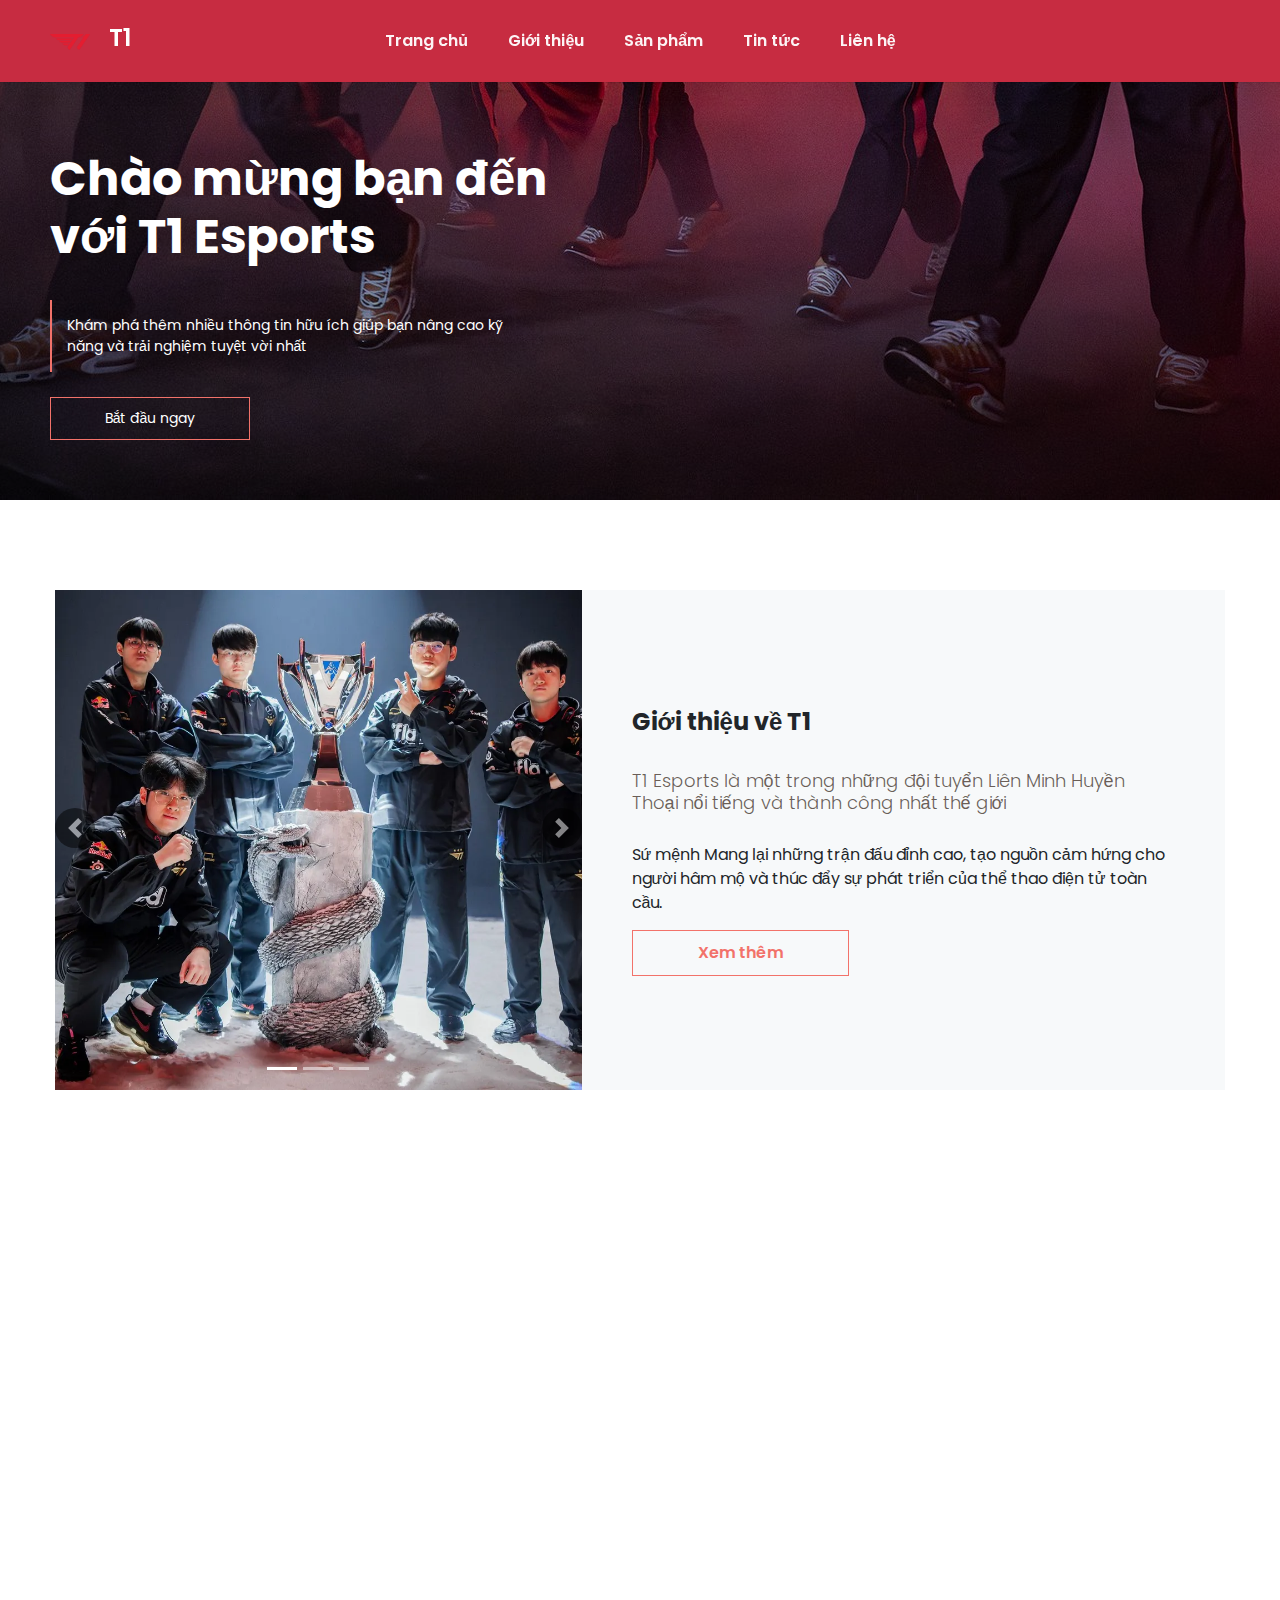
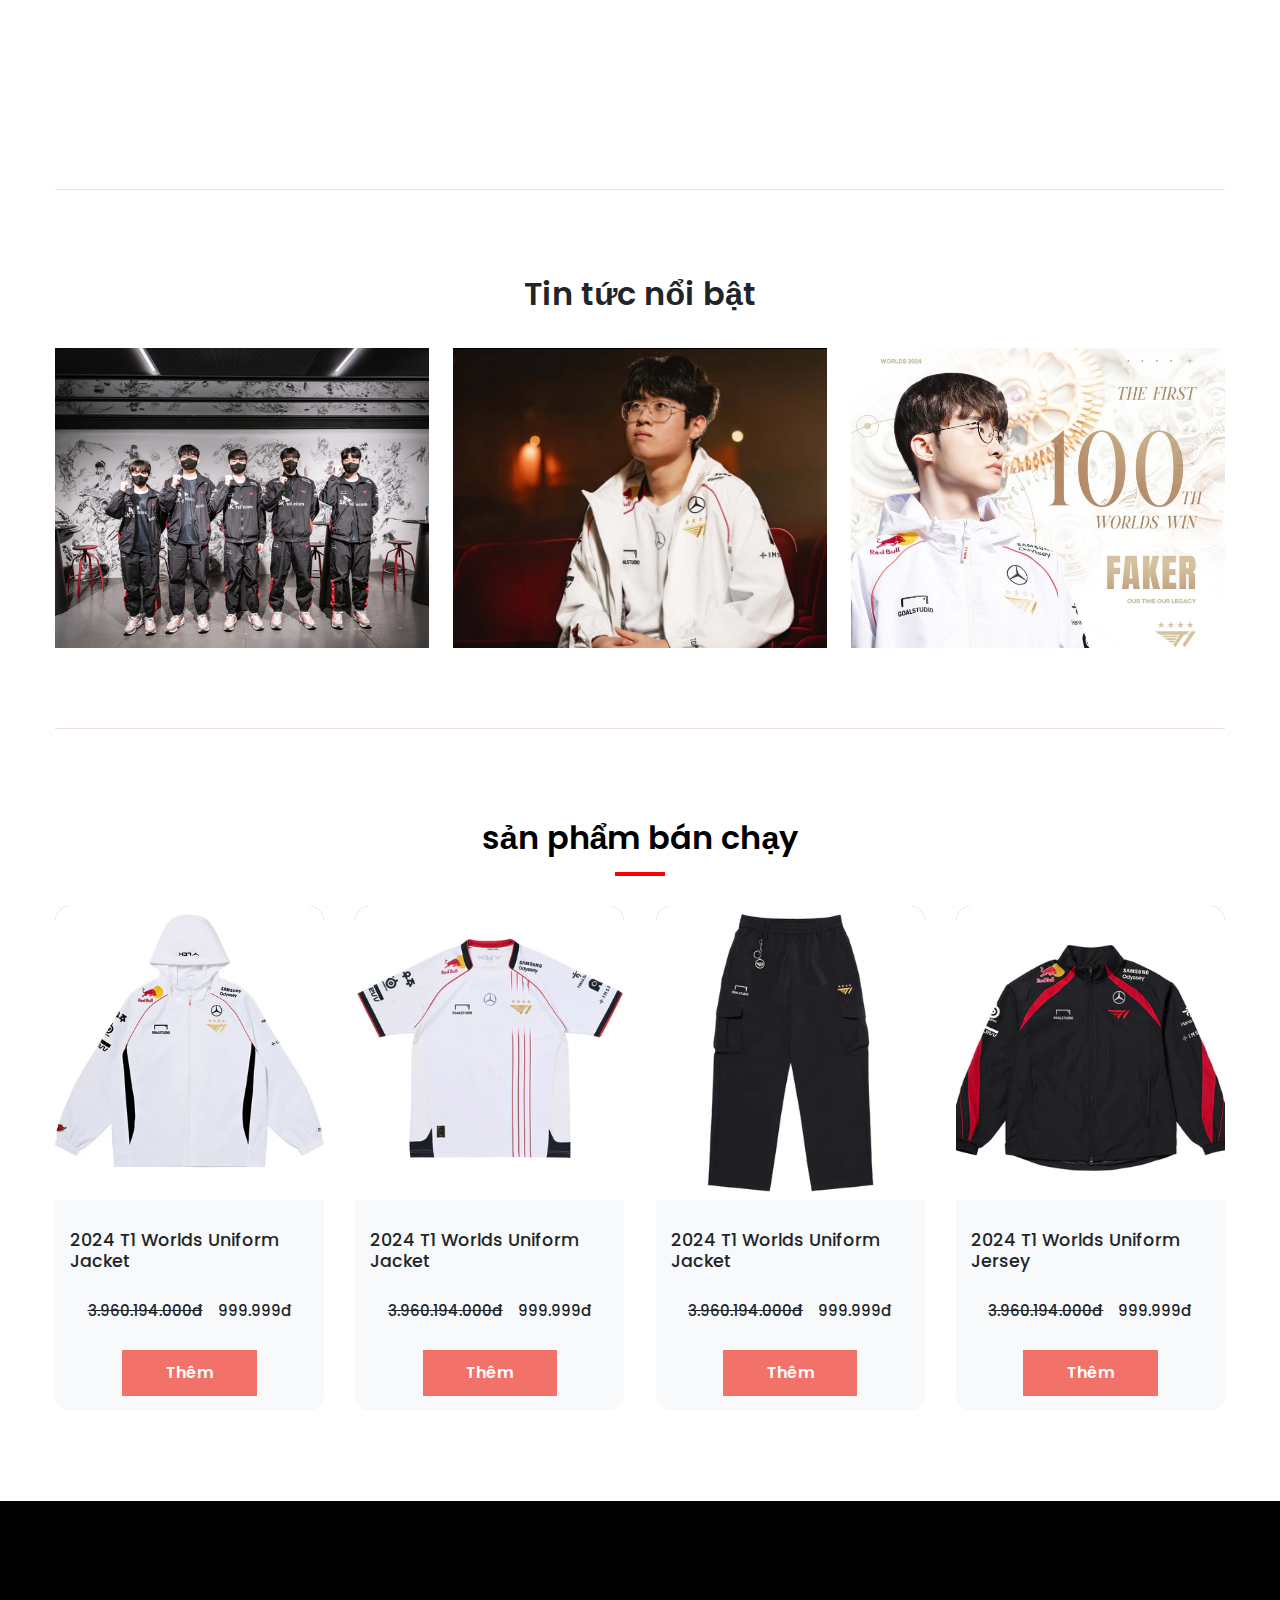
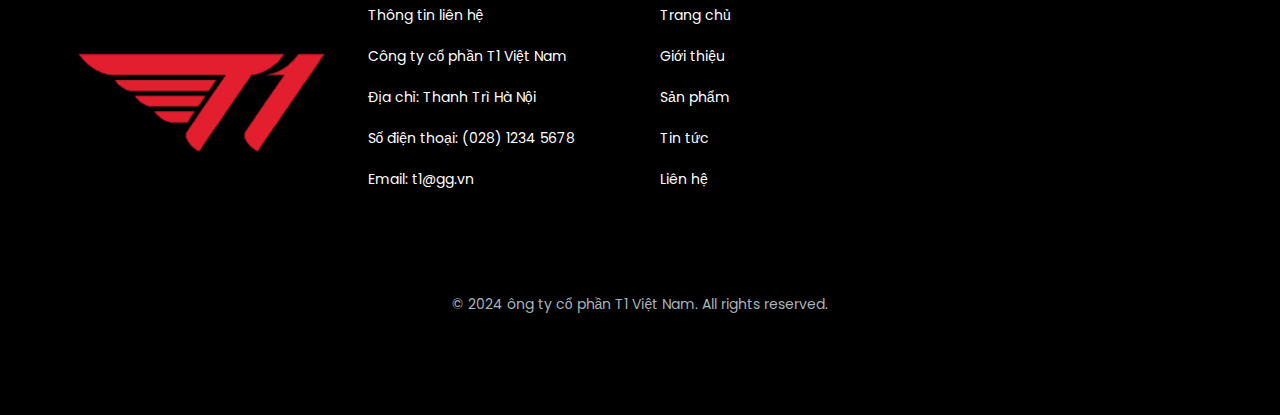
<file: index.html>
<!DOCTYPE html>
<html lang="en">

<head>
    <meta charset="UTF-8">
    <meta name="viewport" content="width=device-width, initial-scale=1.0">
    <title>T1</title>

    <!-- Add CSS file -->
    <link rel="stylesheet" href="assets/bootstrap/css/bootstrap.min.css">
    <link rel="stylesheet" href="assets/css/base.css">
    <link rel="stylesheet" href="assets/css/style.css">
    <!-- font awesome -->
    <link rel="stylesheet" href="https://cdnjs.cloudflare.com/ajax/libs/font-awesome/6.7.1/css/all.min.css"
        integrity="sha512-5Hs3dF2AEPkpNAR7UiOHba+lRSJNeM2ECkwxUIxC1Q/FLycGTbNapWXB4tP889k5T5Ju8fs4b1P5z/iB4nMfSQ=="
        crossorigin="anonymous" referrerpolicy="no-referrer" />
</head>

<body>
    <!-- header -->
    <div class="header">
        <div class="header_logo">
            <a href="index.html">
                <img src="assets/image/T1logo_square.webp" alt="">
            </a>
            <a href="" style="font-size: 24px;color:white">
                T1
            </a>
        </div>
        <div class="header_body">
            <ul>
                <li>
                    <a href="index.html" class="">
                        Trang chủ
                    </a>
                </li>
                <li>
                    <a href="about.html" class="">
                        Giới thiệu
                    </a>
                </li>
                <li>
                    <a href="product.html">
                        Sản phẩm
                    </a>
                </li>
                <li>
                    <a href="news.html">
                        Tin tức
                    </a>
                </li>
                <li>
                    <a href="contact.html">
                        Liên hệ
                    </a>
                </li>
            </ul>
        </div>
        <div class="header_login">
            <a href="cart.html">
                <i class="fa-solid fa-cart-shopping"></i>
            </a>
            <a href="login.html">
                <i class="fa-solid fa-user"></i>
            </a>
            <a class="header_menu">
                <i class="fa-solid fa-bars"></i>
            </a>
        </div>

        <div class="dropdown hide">
            <ul>
                <li>
                    <a href="index.html" class="">
                        Trang chủ
                    </a>
                </li>
                <li>
                    <a href="about.html" class="">
                        Giới thiệu
                    </a>
                </li>
                <li>
                    <a href="product.html">
                        Sản phẩm
                    </a>
                </li>
                <li>
                    <a href="news.html">
                        Tin tức
                    </a>
                </li>
                <li>
                    <a href="contact.html">
                        Liên hệ
                    </a>
                </li>
            </ul>
        </div>
    </div>
    <!-- start -->
    <div class="start">
        <div class="fill"></div>
        <div class="start_body">
            <h1>
                Chào mừng bạn đến với T1 Esports
            </h1>
            <blockquote>
                Khám phá thêm nhiều thông tin hữu ích giúp bạn nâng cao kỹ năng và trải nghiệm tuyệt vời nhất
            </blockquote>
            <button class="text-white">
                Bắt đầu ngay
            </button>
        </div>
    </div>


    <!-- carousel -->
    <div class="explore">
        <div class="container">
            <div class="wrapper">
                <!-- boostrap -->
                <div id="myCarousel" class="carousel carousel-dark slide" data-ride="carousel">
                    <ol class="carousel-indicators">
                        <li data-target="#myCarousel" data-slide-to="0" class="active"></li>
                        <li data-target="#myCarousel" data-slide-to="1"></li>
                        <li data-target="#myCarousel" data-slide-to="2"></li>
                    </ol>
                    <div class="carousel-inner">
                        <div class="carousel-item active">
                            <img class="d-block w-100" src="assets/image/cs-1.webp" alt="Second slide">
                        </div>
                        <div class="carousel-item">
                            <img class="d-block w-100" src="assets/image/cs-2.jpeg" alt="First slide">
                        </div>

                        <div class="carousel-item">
                            <img class="d-block w-100" src="assets/image/cs-3.jpg" alt="Third slide">
                        </div>
                    </div>
                    <a class="carousel-control-prev bg-control" href="#myCarousel" role="button" data-slide="prev">
                        <span class="carousel-control-prev-icon left" aria-hidden="true"></span>
                        <span class="sr-only">Previous</span>
                    </a>
                    <a class="carousel-control-next bg-control" href="#myCarousel" role="button" data-slide="next">
                        <span class="carousel-control-next-icon right" aria-hidden="true"></span>
                        <span class="sr-only">Next</span>
                    </a>
                </div>
                <div class="body">
                    <div class="body_content">
                        <div class="title">
                            Giới thiệu về T1
                        </div>
                        <h4>
                            T1 Esports là một trong những đội tuyển Liên Minh Huyền Thoại nổi tiếng và thành công nhất
                            thế giới
                        </h4>
                        <ul>
                            <li>Sứ mệnh Mang lại những trận đấu đỉnh cao, tạo nguồn cảm hứng cho người hâm mộ và thúc
                                đẩy sự phát triển của thể thao điện tử toàn cầu.</li>
                        </ul>
                        <a class="btn_primary" href="about.html">
                            Xem thêm

                        </a>
                    </div>
                </div>
            </div>

        </div>
    </div>

    <!-- video -->

    <div class="video">
        <div class="container">
            <div class="video_main">
                <iframe width="560" height="315" src="https://www.youtube.com/embed/Am55MtZyZqU?si=MK6tp-klA0G2BwtA"
                    title="YouTube video player" frameborder="0"
                    allow="accelerometer; autoplay; clipboard-write; encrypted-media; gyroscope; picture-in-picture; web-share"
                    referrerpolicy="strict-origin-when-cross-origin" allowfullscreen></iframe>
            </div>
        </div>
    </div>

    <!-- news -->
    <div class="news">
        <div class="container">
            <div class="news_main">
                <div class="box">
                    <div class="box_img">
                        <img src="assets/image/new-1.png" alt="">
                    </div>
                    <a href="news_detail.html">
                        Chỉ với một biểu ngữ, T1 đã thể hiện sức mạnh vượt trội so với các đối thủ trong LCK
                    </a>
                </div>
                <div class="box">
                    <div class="box_img">
                        <img src="assets/image/new-2.jpg" alt="">
                    </div>
                    <a href="news_detail.html">
                        CEO T1 chia sẻ đội tuyển bị "chơi xỏ" bởi người đại diện Zeus
                    </a>
                </div>
                <div class="box">
                    <div class="box_img">
                        <img src="assets/image/new-3.jpg" alt="">
                    </div>
                    <a href="news_detail.html">
                        Các kỷ lục mới mà Faker và đồng đội vừa thiết lập tại CKTG 2024
                    </a>
                </div>
            </div>
        </div>
    </div>
    <!-- product -->
    <div class="product">
        <div class="container">
            <div class="wrapper">
                <h2 style="text-align: right;color:#f2726a;margin-bottom: 30px;">sản phẩm bán chạy</h2>
                <div class="items">

                    <div class="item">
                        <a class="item_image">
                            <img src="assets/image/pro-1.webp" alt="">
                        </a>
                        <h3>2024 T1 Worlds Uniform Jacket</h3>
                        <h4>
                            <div class="original" style="margin-right: 15px;text-decoration: line-through;">
                                3.960.194.000đ
                            </div>
                            <div class="discount" style="color:var(--color-orange-2)">
                                999.999đ
                            </div>

                        </h4>
                        <a class="text-white btn_primary" href="contact.html">
                            Thêm <i class="fa-solid fa-cart-shopping"></i>
                        </a>
                    </div>
                    <div class="item">
                        <a class="item_image">
                            <img src="assets/image/pro-2.webp" alt="">
                        </a>
                        <h3>2024 T1 Worlds Uniform Jacket</h3>
                        <h4>
                            <div class="original" style="margin-right: 15px;text-decoration: line-through;">
                                3.960.194.000đ
                            </div>
                            <div class="discount" style="color:var(--color-orange-2)">
                                999.999đ
                            </div>

                        </h4>
                        <a class="text-white btn_primary" href="contact.html">
                            Thêm <i class="fa-solid fa-cart-shopping"></i>
                        </a>
                    </div>
                    <div class="item">
                        <a class="item_image">
                            <img src="assets/image/pro-3.webp" alt="">
                        </a>
                        <h3>2024 T1 Worlds Uniform Jacket</h3>
                        <h4>
                            <div class="original" style="margin-right: 15px;text-decoration: line-through;">
                                3.960.194.000đ
                            </div>
                            <div class="discount" style="color:var(--color-orange-2)">
                                999.999đ
                            </div>

                        </h4>
                        <a class="text-white btn_primary" href="contact.html">
                            Thêm <i class="fa-solid fa-cart-shopping"></i>
                        </a>
                    </div>
                    <div class="item">
                        <a class="item_image">
                            <img src="assets/image/pro-4.webp" alt="">
                        </a>
                        <h3>2024 T1 Worlds Uniform Jersey</h3>
                        <h4>
                            <div class="original" style="margin-right: 15px;text-decoration: line-through;">
                                3.960.194.000đ
                            </div>
                            <div class="discount" style="color:var(--color-orange-2)">
                                999.999đ
                            </div>

                        </h4>
                        <a class="text-white btn_primary" href="contact.html">
                            Thêm <i class="fa-solid fa-cart-shopping"></i>
                        </a>
                    </div>
                </div>

            </div>
        </div>
    </div>



    <!-- footer -->
    <div class="footer">
        <div class="container">
            <div class="wrapper">
                <div class="wrapper_img">
                    <img src="assets/image/logo.png" alt="">
                </div>
                <ul>
                    <li><a href="contact.html">Thông tin liên hệ</a></li>
                    <li>Công ty cổ phần T1 Việt Nam</li>
                    <li>Địa chỉ: Thanh Trì Hà Nội</li>
                    <li>Số điện thoại: (028) 1234 5678</li>
                    <li>Email: t1@gg.vn</li>
                </ul>
                <ul class="wrapper_link">
                    <li><a href="index.html">Trang chủ</a></li>
                    <li><a href="about.html">Giới thiệu</a></li>
                    <li><a href="product.html"> Sản phẩm</a></li>
                    <li><a href="news.html">Tin tức</a></li>
                    <li><a href="contact.html">Liên hệ</a></li>
                </ul>

                <div class="frame">
                    <iframe
                        src="https://www.google.com/maps/embed?pb=!1m18!1m12!1m3!1d3724.58836696087!2d105.8262382747139!3d21.009131388453547!2m3!1f0!2f0!3f0!3m2!1i1024!2i768!4f13.1!3m3!1m2!1s0x3135ac800f450807%3A0x419a49bcd94b693a!2zSOG7jWMgVmnhu4duIE5nw6JuIEjDoG5n!5e0!3m2!1svi!2s!4v1732543122590!5m2!1svi!2s"
                        width="600" height="450" style="border:0;" allowfullscreen="" loading="lazy"
                        referrerpolicy="no-referrer-when-downgrade"></iframe>
                </div>
                <div class="copyright">
                    © 2024 ông ty cổ phần T1 Việt Nam. All rights reserved.
                </div>

            </div>
        </div>
    </div>
    <!-- jQuery -->
    <script src="https://code.jquery.com/jquery-3.6.0.min.js"></script>
    <!-- Bootstrap JS -->
    <script src="assets/bootstrap/js/bootstrap.bundle.min.js"></script>

    <!-- my js -->
    <script src="assets/js/home.js"></script>
    <script src="assets/js/header.js"></script>
</body>

</html>
</file>
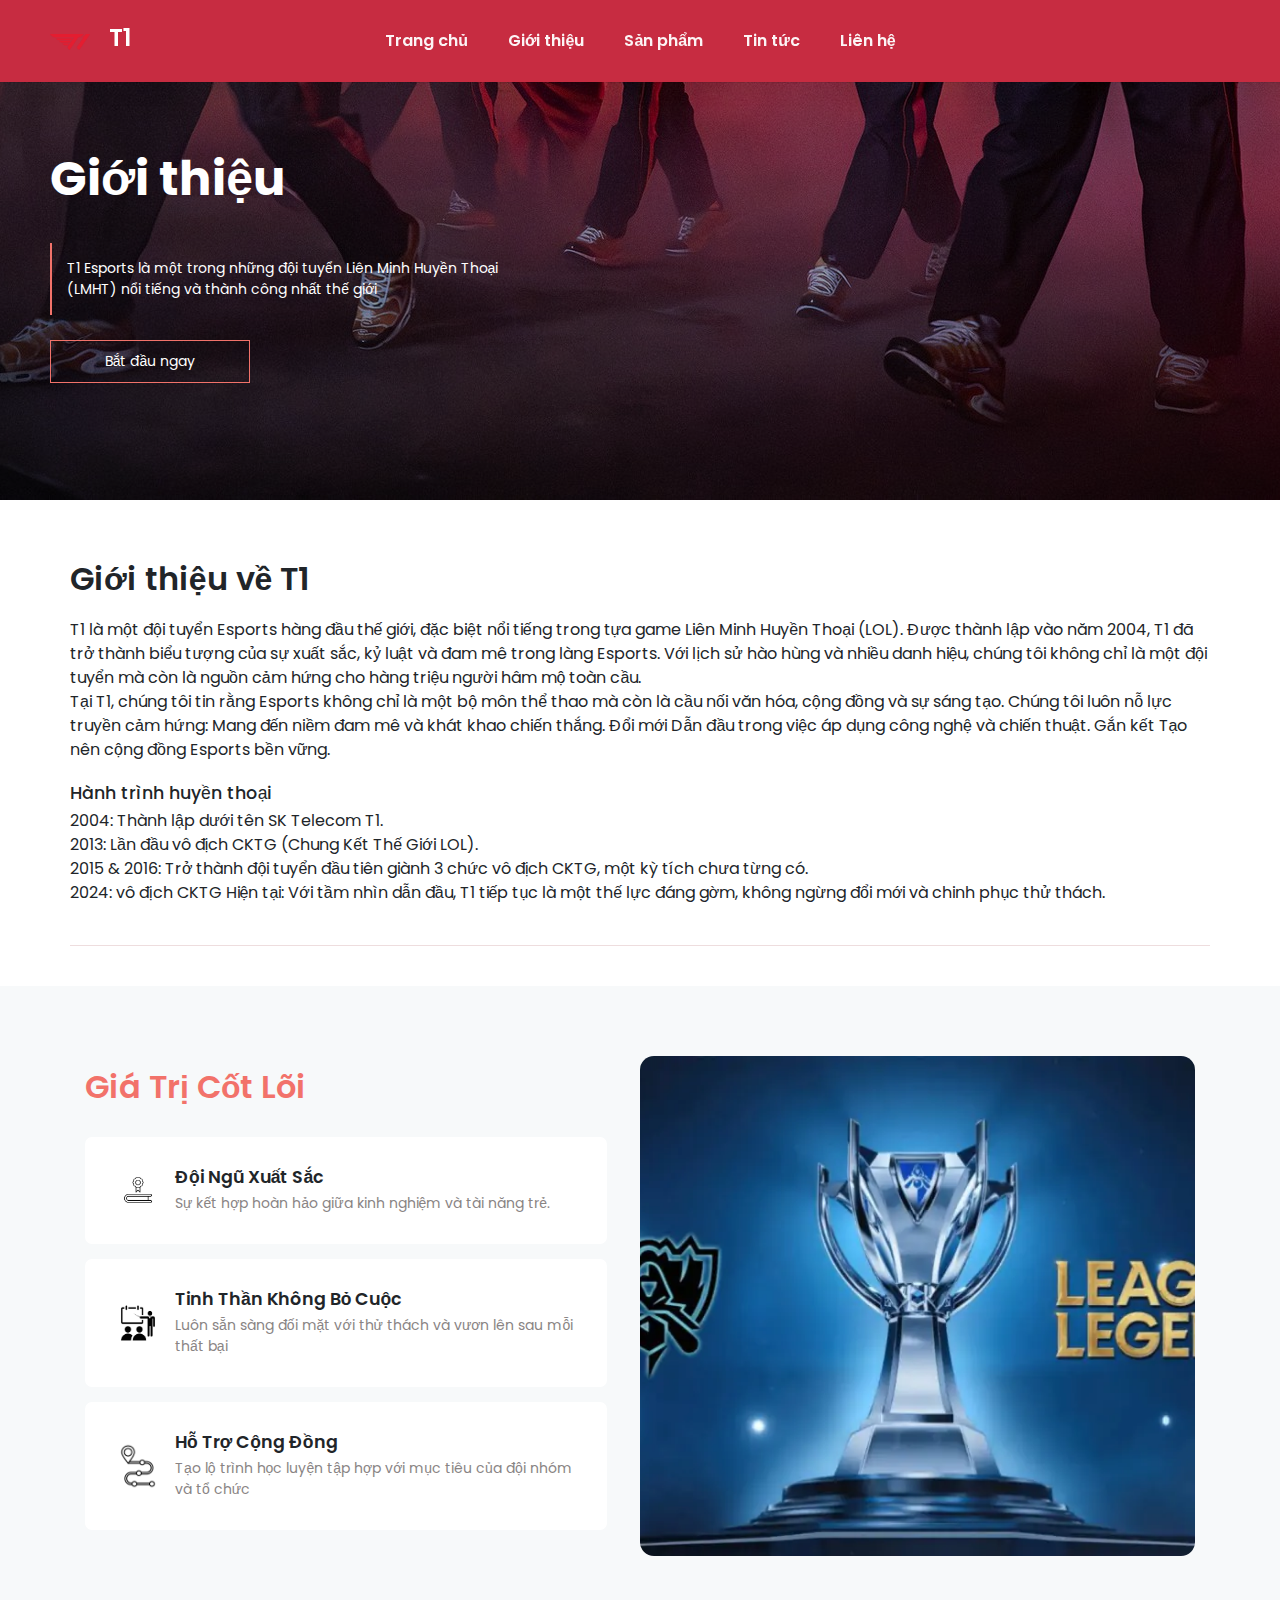
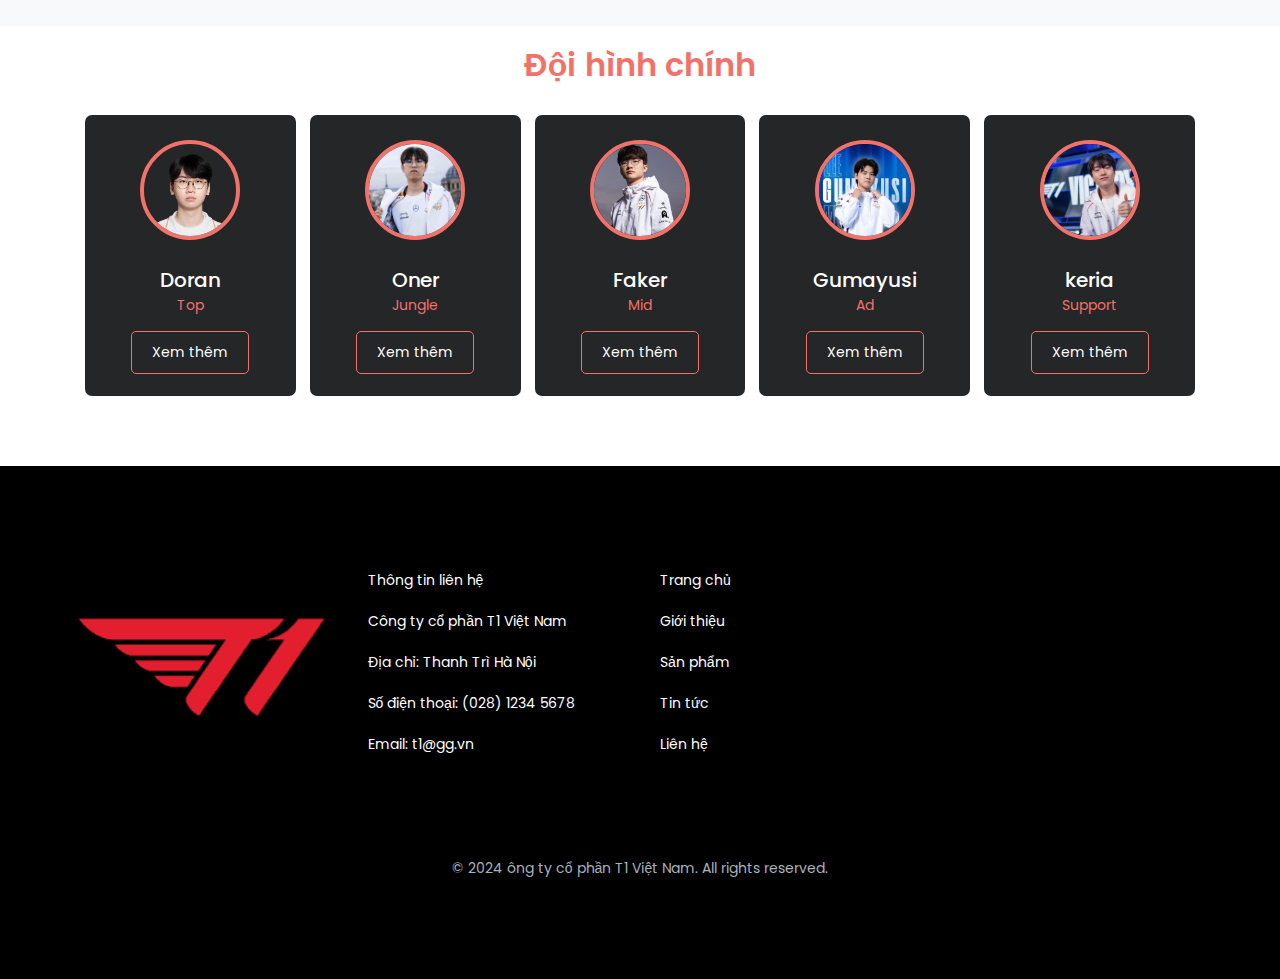
<file: about.html>
<!DOCTYPE html>
<html lang="en">

<head>
    <meta charset="UTF-8">
    <meta name="viewport" content="width=device-width, initial-scale=1.0">
    <title>Giới thiệu</title>

    <!-- Add CSS file -->
    <link rel="stylesheet" href="assets/bootstrap/css/bootstrap.min.css">
    <link rel="stylesheet" href="assets/css/base.css">
    <link rel="stylesheet" href="assets/css/about.css">

    <!-- font awesome -->
    <link rel="stylesheet" href="https://cdnjs.cloudflare.com/ajax/libs/font-awesome/6.7.1/css/all.min.css"
        integrity="sha512-5Hs3dF2AEPkpNAR7UiOHba+lRSJNeM2ECkwxUIxC1Q/FLycGTbNapWXB4tP889k5T5Ju8fs4b1P5z/iB4nMfSQ=="
        crossorigin="anonymous" referrerpolicy="no-referrer" </head>

<body>
    <!-- header -->
    <div class="header">
        <div class="header_logo">
            <a href="index.html">
                <img src="assets/image/T1logo_square.webp" alt="">
            </a>
            <a href="" style="font-size: 24px;color:white">
                T1
            </a>
        </div>
        <div class="header_body">
            <ul>
                <li>
                    <a href="index.html" class="">
                        Trang chủ
                    </a>
                </li>
                <li>
                    <a href="about.html" class="">
                        Giới thiệu
                    </a>
                </li>
                <li>
                    <a href="product.html">
                        Sản phẩm
                    </a>
                </li>
                <li>
                    <a href="news.html">
                        Tin tức
                    </a>
                </li>
                <li>
                    <a href="contact.html">
                        Liên hệ
                    </a>
                </li>
            </ul>
        </div>
        <div class="header_login">
            <a href="cart.html">
                <i class="fa-solid fa-cart-shopping"></i>
            </a>
            <a href="login.html">
                <i class="fa-solid fa-user"></i>
            </a>
            <a class="header_menu">
                <i class="fa-solid fa-bars"></i>
            </a>
        </div>

        <div class="dropdown hide">
            <ul>
                <li>
                    <a href="index.html" class="">
                        Trang chủ
                    </a>
                </li>
                <li>
                    <a href="about.html" class="">
                        Giới thiệu
                    </a>
                </li>
                <li>
                    <a href="product.html">
                        Sản phẩm
                    </a>
                </li>
                <li>
                    <a href="news.html">
                        Tin tức
                    </a>
                </li>
                <li>
                    <a href="contact.html">
                        Liên hệ
                    </a>
                </li>
            </ul>
        </div>
    </div>
    <div class="start">
        <div class="fill"></div>
        <div class="start_body">
            <h1>
                Giới thiệu
            </h1>
            <blockquote>
                T1 Esports là một trong những đội tuyển Liên Minh Huyền Thoại (LMHT) nổi tiếng và thành công nhất thế
                giới
            </blockquote>
            <button class="text-white">
                Bắt đầu ngay
            </button>
        </div>
    </div>

    <div class="intro">
        <div class="container">
            <h2>Giới thiệu về T1</h2>
            <p>
                T1 là một đội tuyển Esports hàng đầu thế giới, đặc biệt nổi tiếng trong tựa game Liên Minh Huyền Thoại
                (LOL). Được thành lập vào năm 2004, T1 đã trở thành biểu tượng của sự xuất sắc, kỷ luật và đam mê trong
                làng
                Esports. Với lịch sử hào hùng và nhiều danh hiệu, chúng tôi không chỉ là một đội tuyển mà còn là nguồn
                cảm
                hứng cho hàng triệu người hâm mộ toàn cầu.
                <br>
                Tại T1, chúng tôi tin rằng Esports không chỉ là một bộ môn thể thao mà còn là cầu nối văn hóa, cộng đồng
                và sự sáng tạo. Chúng tôi luôn nỗ lực
                truyền cảm hứng: Mang đến niềm đam mê và khát khao chiến thắng.
                Đổi mới Dẫn đầu trong việc áp dụng công nghệ và chiến thuật.
                Gắn kết Tạo nên cộng đồng Esports bền vững.
            </p>
            <br>

            <h3>Hành trình huyền thoại</h3>
            <p>
                2004: Thành lập dưới tên SK Telecom T1.<br>
                2013: Lần đầu vô địch CKTG (Chung Kết Thế Giới LOL).<br>
                2015 & 2016: Trở thành đội tuyển đầu tiên giành 3 chức vô địch CKTG, một kỳ tích chưa từng có.<br>
                2024: vô địch CKTG
                Hiện tại: Với tầm nhìn dẫn đầu, T1 tiếp tục là một thế lực đáng gờm, không ngừng đổi mới và chinh phục
                thử
                thách.
            </p>
        </div>
    </div>

    <!-- goal -->
    <div class="goal">
        <div class="container">
            <div class="wrapper">
                <div class="left">
                    <h2>Giá Trị Cốt Lõi</h2>
                    <div class="item">
                        <div class="item_logo">
                            <img src="assets/image/icon-2.avif" alt="">
                        </div>
                        <div class="item_body">
                            <h3 class="title">Đội Ngũ Xuất Sắc</h3>
                            <p>
                                Sự kết hợp hoàn hảo giữa kinh nghiệm và tài năng trẻ.
                            </p>
                        </div>
                    </div>
                    <div class="item">
                        <div class="item_logo">
                            <img src="assets/image/icon-1.jpg" alt="">
                        </div>
                        <div class="item_body">
                            <h3 class="title">Tinh Thần Không Bỏ Cuộc</h3>
                            <p>
                                Luôn sẵn sàng đối mặt với thử thách và vươn lên sau mỗi thất bại
                            </p>
                        </div>
                    </div>
                    <div class="item">
                        <div class="item_logo">
                            <img src="assets/image/icon-4.jpg" alt="">
                        </div>
                        <div class="item_body">
                            <h3 class="title">Hỗ Trợ Cộng Đồng</h3>
                            <p>
                                Tạo lộ trình học luyện tập hợp với mục tiêu của đội nhóm và tổ chức
                            </p>
                        </div>
                    </div>
                </div>
                <div class="right">
                    <img src="assets/image/cup.webp" alt="">
                </div>
            </div>
        </div>
    </div>

    <!-- trainer -->
    <div class="trainers">
        <div class="container">
            <div class="wrapper">
                <h2 class="text-center">Đội hình chính</h2>
                <div class="items">
                    <div class="item">
                        <div class="item_avatar">
                            <img src="assets/image/doran.webp" alt="">
                        </div>
                        <div class="item_name">
                            Doran
                        </div>
                        <div class="item_position">
                            Top
                        </div>
                        <button class="item_contact">
                            Xem thêm
                        </button>
                    </div>
                    <div class="item">
                        <div class="item_avatar">
                            <img src="assets/image/o.png" alt="">
                        </div>
                        <div class="item_name">
                            Oner
                        </div>
                        <div class="item_position">
                            Jungle
                        </div>
                        <button class="item_contact">
                            Xem thêm
                        </button>
                    </div>
                    <div class="item">
                        <div class="item_avatar">
                            <img src="assets/image/f.png" alt="">
                        </div>
                        <div class="item_name">
                            Faker
                        </div>
                        <div class="item_position">
                            Mid
                        </div>
                        <button class="item_contact">
                            Xem thêm
                        </button>
                    </div>
                    <div class="item">
                        <div class="item_avatar">
                            <img src="assets/image/gu.jpg" alt="">
                        </div>
                        <div class="item_name">
                            Gumayusi
                        </div>
                        <div class="item_position">
                            Ad
                        </div>
                        <button class="item_contact">
                            Xem thêm
                        </button>
                    </div>
                    <div class="item">
                        <div class="item_avatar">
                            <img src="assets/image/k.webp" alt="">
                        </div>
                        <div class="item_name">
                            keria
                        </div>
                        <div class="item_position">
                            Support
                        </div>
                        <button class="item_contact">
                            Xem thêm
                        </button>
                    </div>
                </div>

            </div>
        </div>
    </div>


    <!-- footer -->
    <div class="footer">
        <div class="container">
            <div class="wrapper">
                <div class="wrapper_img">
                    <img src="assets/image/logo.png" alt="">
                </div>
                <ul>
                    <li><a href="contact.html">Thông tin liên hệ</a></li>
                    <li>Công ty cổ phần T1 Việt Nam</li>
                    <li>Địa chỉ: Thanh Trì Hà Nội</li>
                    <li>Số điện thoại: (028) 1234 5678</li>
                    <li>Email: t1@gg.vn</li>
                </ul>
                <ul class="wrapper_link">
                    <li><a href="index.html">Trang chủ</a></li>
                    <li><a href="about.html">Giới thiệu</a></li>
                    <li><a href="product.html"> Sản phẩm</a></li>
                    <li><a href="news.html">Tin tức</a></li>
                    <li><a href="contact.html">Liên hệ</a></li>
                </ul>

                <div class="frame">
                    <iframe
                        src="https://www.google.com/maps/embed?pb=!1m18!1m12!1m3!1d3724.58836696087!2d105.8262382747139!3d21.009131388453547!2m3!1f0!2f0!3f0!3m2!1i1024!2i768!4f13.1!3m3!1m2!1s0x3135ac800f450807%3A0x419a49bcd94b693a!2zSOG7jWMgVmnhu4duIE5nw6JuIEjDoG5n!5e0!3m2!1svi!2s!4v1732543122590!5m2!1svi!2s"
                        width="600" height="450" style="border:0;" allowfullscreen="" loading="lazy"
                        referrerpolicy="no-referrer-when-downgrade"></iframe>
                </div>
                <div class="copyright">
                    © 2024 ông ty cổ phần T1 Việt Nam. All rights reserved.
                </div>

            </div>
        </div>
    </div>

    <!-- jQuery -->
    <script src="https://code.jquery.com/jquery-3.6.0.min.js"></script>
    <!-- Bootstrap JS -->
    <script src="assets/bootstrap/js/bootstrap.bundle.min.js"></script>

    <!-- my js -->
    <script src="assets/js/header.js"></script>
</body>

</html>
</file>
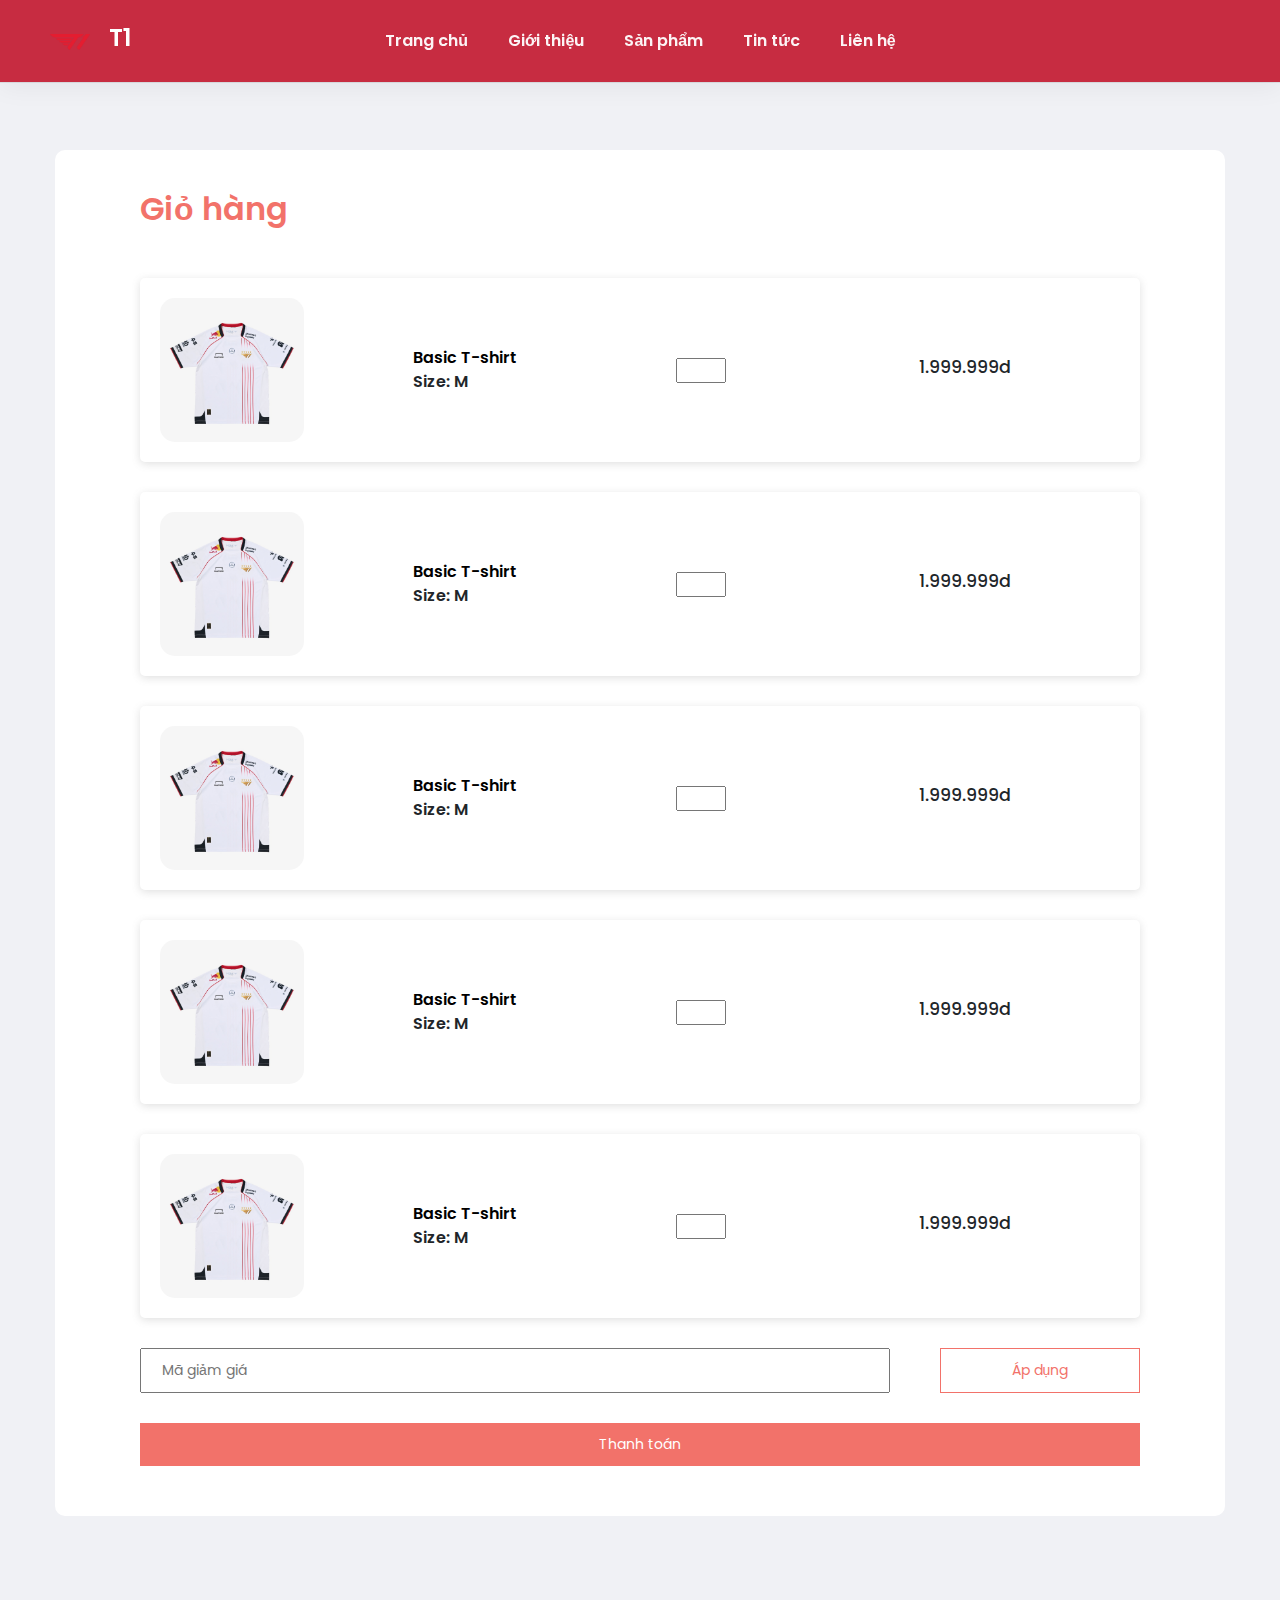
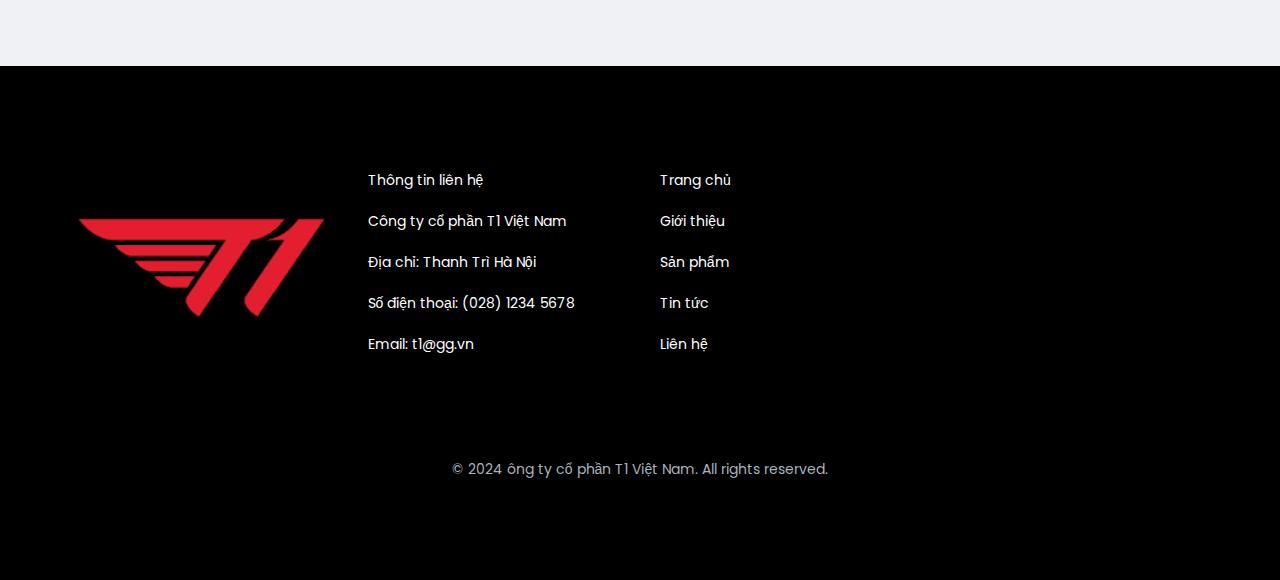
<file: cart.html>
<html lang="en">

<head>
    <meta charset="UTF-8">
    <meta name="viewport" content="width=device-width, initial-scale=1.0">
    <title>Giỏ hàng</title>
    <link rel="stylesheet" href="assets/bootstrap/css/bootstrap.min.css">
    <link rel="stylesheet" href="assets/css/base.css">
    <link rel="stylesheet" href="assets/css/card.css">
    <!-- font awesome -->
    <link rel="stylesheet" href="https://cdnjs.cloudflare.com/ajax/libs/font-awesome/6.7.1/css/all.min.css"
        integrity="sha512-5Hs3dF2AEPkpNAR7UiOHba+lRSJNeM2ECkwxUIxC1Q/FLycGTbNapWXB4tP889k5T5Ju8fs4b1P5z/iB4nMfSQ=="
        crossorigin="anonymous" referrerpolicy="no-referrer" />
</head>

<body style="background: #f0f1f5;">
    <!-- header -->
    <div class="header">
        <div class="header_logo">
            <a href="index.html">
                <img src="assets/image/T1logo_square.webp" alt="">
            </a>
            <a href="" style="font-size: 24px;color:white">
                T1
            </a>
        </div>
        <div class="header_body">
            <ul>
                <li>
                    <a href="index.html" class="">
                        Trang chủ
                    </a>
                </li>
                <li>
                    <a href="about.html" class="">
                        Giới thiệu
                    </a>
                </li>
                <li>
                    <a href="product.html">
                        Sản phẩm
                    </a>
                </li>
                <li>
                    <a href="news.html">
                        Tin tức
                    </a>
                </li>
                <li>
                    <a href="contact.html">
                        Liên hệ
                    </a>
                </li>
            </ul>
        </div>
        <div class="header_login">
            <a href="cart.html">
                <i class="fa-solid fa-cart-shopping"></i>
            </a>
            <a href="login.html">
                <i class="fa-solid fa-user"></i>
            </a>
            <a class="header_menu">
                <i class="fa-solid fa-bars"></i>
            </a>
        </div>

        <div class="dropdown hide">
            <ul>
                <li>
                    <a href="index.html" class="">
                        Trang chủ
                    </a>
                </li>
                <li>
                    <a href="about.html" class="">
                        Giới thiệu
                    </a>
                </li>
                <li>
                    <a href="product.html">
                        Sản phẩm
                    </a>
                </li>
                <li>
                    <a href="news.html">
                        Tin tức
                    </a>
                </li>
                <li>
                    <a href="contact.html">
                        Liên hệ
                    </a>
                </li>
            </ul>
        </div>
    </div>

    <!-- main -->
    <div class="main">
        <div class="container">
            <div class="wrapper">
                <div class="top">
                    <h2>Giỏ hàng</h2>
                    <i class="fa-solid fa-trash"></i>
                </div>

                <div class="item">
                    <div class="item_img">
                        <img src="assets/image/fil-2.jpg" alt="">
                    </div>
                    <div class="item_info">
                        <a href="">Basic T-shirt</a>
                        <a class="item_info_size">Size: M</a>
                    </div>
                    <div class="item_quantity">
                        <i class="fa-solid fa-minus"></i>
                        <input type="number">

                        <i class="fa-solid fa-plus"></i>
                    </div>
                    <h3 class="item_price">
                        1.999.999d
                    </h3>
                    <div class="item_remove">
                        <i class="fa-solid fa-x"></i>
                    </div>
                </div>
                <div class="item">
                    <div class="item_img">
                        <img src="assets/image/fil-2.jpg" alt="">
                    </div>
                    <div class="item_info">
                        <a href="">Basic T-shirt</a>
                        <a class="item_info_size">Size: M</a>
                    </div>
                    <div class="item_quantity">
                        <i class="fa-solid fa-minus"></i>
                        <input type="number">

                        <i class="fa-solid fa-plus"></i>
                    </div>
                    <h3 class="item_price">
                        1.999.999d
                    </h3>
                    <div class="item_remove">
                        <i class="fa-solid fa-x"></i>
                    </div>
                </div>
                <div class="item">
                    <div class="item_img">
                        <img src="assets/image/fil-2.jpg" alt="">
                    </div>
                    <div class="item_info">
                        <a href="">Basic T-shirt</a>
                        <a class="item_info_size">Size: M</a>
                    </div>
                    <div class="item_quantity">
                        <i class="fa-solid fa-minus"></i>
                        <input type="number">

                        <i class="fa-solid fa-plus"></i>
                    </div>
                    <h3 class="item_price">
                        1.999.999d
                    </h3>
                    <div class="item_remove">
                        <i class="fa-solid fa-x"></i>
                    </div>
                </div>
                <div class="item">
                    <div class="item_img">
                        <img src="assets/image/fil-2.jpg" alt="">
                    </div>
                    <div class="item_info">
                        <a href="">Basic T-shirt</a>
                        <a class="item_info_size">Size: M</a>
                    </div>
                    <div class="item_quantity">
                        <i class="fa-solid fa-minus"></i>
                        <input type="number">

                        <i class="fa-solid fa-plus"></i>
                    </div>
                    <h3 class="item_price">
                        1.999.999d
                    </h3>
                    <div class="item_remove">
                        <i class="fa-solid fa-x"></i>
                    </div>
                </div>
                <div class="item">
                    <div class="item_img">
                        <img src="assets/image/fil-2.jpg" alt="">
                    </div>
                    <div class="item_info">
                        <a href="">Basic T-shirt</a>
                        <a class="item_info_size">Size: M</a>
                    </div>
                    <div class="item_quantity">
                        <i class="fa-solid fa-minus"></i>
                        <input type="number">

                        <i class="fa-solid fa-plus"></i>
                    </div>
                    <h3 class="item_price">
                        1.999.999d
                    </h3>
                    <div class="item_remove">
                        <i class="fa-solid fa-x"></i>
                    </div>
                </div>
                <div class="coupon">
                    <input type="text" placeholder="Mã giảm giá">
                    <button class="btn_primary">Áp dụng</button>
                </div>
                <button class="btn_primary checkout">
                    Thanh toán
                </button>
            </div>
        </div>
    </div>


    <!-- footer -->
    <div class="footer">
        <div class="container">
            <div class="wrapper">
                <div class="wrapper_img">
                    <img src="assets/image/logo.png" alt="">
                </div>
                <ul>
                    <li><a href="contact.html">Thông tin liên hệ</a></li>
                    <li>Công ty cổ phần T1 Việt Nam</li>
                    <li>Địa chỉ: Thanh Trì Hà Nội</li>
                    <li>Số điện thoại: (028) 1234 5678</li>
                    <li>Email: t1@gg.vn</li>
                </ul>
                <ul class="wrapper_link">
                    <li><a href="index.html">Trang chủ</a></li>
                    <li><a href="about.html">Giới thiệu</a></li>
                    <li><a href="product.html"> Sản phẩm</a></li>
                    <li><a href="news.html">Tin tức</a></li>
                    <li><a href="contact.html">Liên hệ</a></li>
                </ul>

                <div class="frame">
                    <iframe
                        src="https://www.google.com/maps/embed?pb=!1m18!1m12!1m3!1d3724.58836696087!2d105.8262382747139!3d21.009131388453547!2m3!1f0!2f0!3f0!3m2!1i1024!2i768!4f13.1!3m3!1m2!1s0x3135ac800f450807%3A0x419a49bcd94b693a!2zSOG7jWMgVmnhu4duIE5nw6JuIEjDoG5n!5e0!3m2!1svi!2s!4v1732543122590!5m2!1svi!2s"
                        width="600" height="450" style="border:0;" allowfullscreen="" loading="lazy"
                        referrerpolicy="no-referrer-when-downgrade"></iframe>
                </div>
                <div class="copyright">
                    © 2024 ông ty cổ phần T1 Việt Nam. All rights reserved.
                </div>
            </div>
        </div>
    </div>
    <!-- jQuery -->
    <script src="https://code.jquery.com/jquery-3.6.0.min.js"></script>
    <!-- Bootstrap JS -->
    <script src="assets/bootstrap/js/bootstrap.bundle.min.js"></script>

    <!-- my js -->
    <script src="assets/js/header.js"></script>
</body>

</html>
</file>
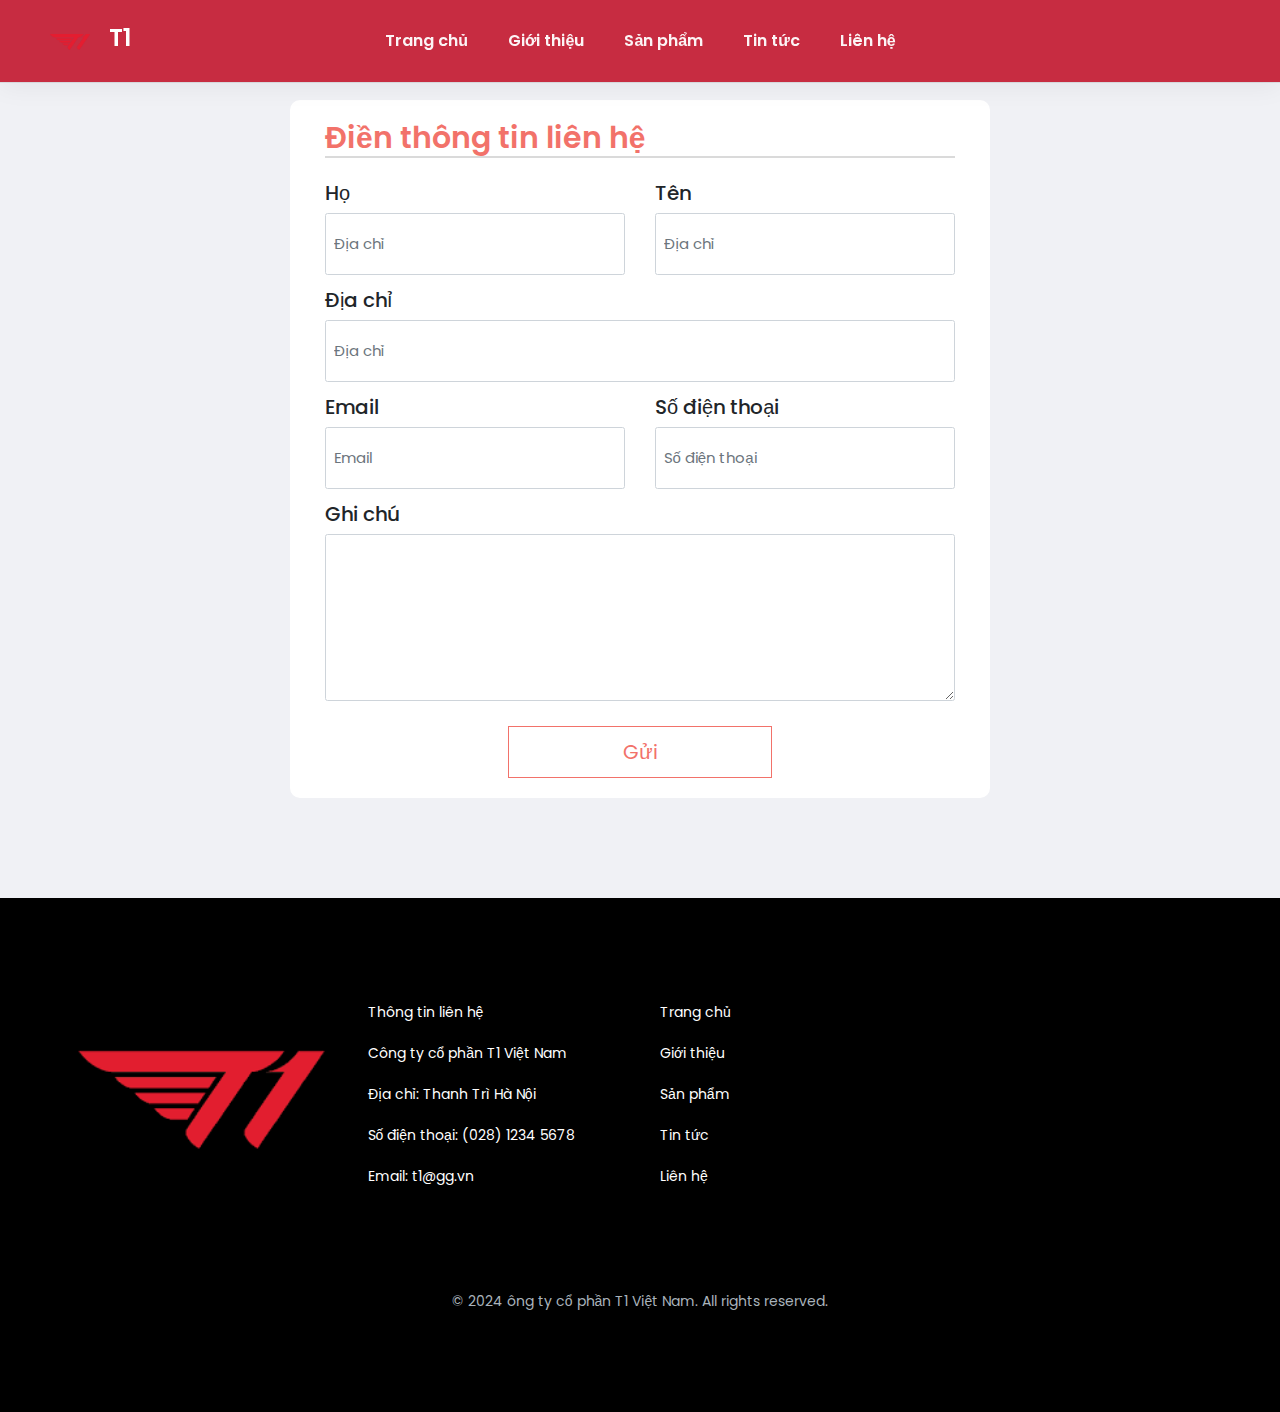
<file: contact.html>
<!DOCTYPE html>
<html lang="en">

<head>
    <meta charset="UTF-8">
    <meta name="viewport" content="width=device-width, initial-scale=1.0">
    <title>Giới thiệu</title>

    <!-- Add CSS file -->
    <link rel="stylesheet" href="assets/bootstrap/css/bootstrap.min.css">
    <link rel="stylesheet" href="assets/css/base.css">
    <link rel="stylesheet" href="assets/css/contact.css">
    <!-- font awesome -->
    <link rel="stylesheet" href="https://cdnjs.cloudflare.com/ajax/libs/font-awesome/6.7.1/css/all.min.css"
        integrity="sha512-5Hs3dF2AEPkpNAR7UiOHba+lRSJNeM2ECkwxUIxC1Q/FLycGTbNapWXB4tP889k5T5Ju8fs4b1P5z/iB4nMfSQ=="
        crossorigin="anonymous" referrerpolicy="no-referrer">

</head>

<body style="background: #f0f1f5;">
    <!-- header -->
    <div class="header">
        <div class="header_logo">
            <a href="index.html">
                <img src="assets/image/T1logo_square.webp" alt="">
            </a>
            <a href="" style="font-size: 24px;color:white">
                T1
            </a>
        </div>
        <div class="header_body">
            <ul>
                <li>
                    <a href="index.html" class="">
                        Trang chủ
                    </a>
                </li>
                <li>
                    <a href="about.html" class="">
                        Giới thiệu
                    </a>
                </li>
                <li>
                    <a href="product.html">
                        Sản phẩm
                    </a>
                </li>
                <li>
                    <a href="news.html">
                        Tin tức
                    </a>
                </li>
                <li>
                    <a href="contact.html">
                        Liên hệ
                    </a>
                </li>
            </ul>
        </div>
        <div class="header_login">
            <a href="cart.html">
                <i class="fa-solid fa-cart-shopping"></i>
            </a>
            <a href="login.html">
                <i class="fa-solid fa-user"></i>
            </a>
            <a class="header_menu">
                <i class="fa-solid fa-bars"></i>
            </a>
        </div>

        <div class="dropdown hide">
            <ul>
                <li>
                    <a href="index.html" class="">
                        Trang chủ
                    </a>
                </li>
                <li>
                    <a href="about.html" class="">
                        Giới thiệu
                    </a>
                </li>
                <li>
                    <a href="product.html">
                        Sản phẩm
                    </a>
                </li>
                <li>
                    <a href="news.html">
                        Tin tức
                    </a>
                </li>
                <li>
                    <a href="contact.html">
                        Liên hệ
                    </a>
                </li>
            </ul>
        </div>
    </div>



    <div class="form">
        <div class="container">
            <form action="" id="form-contact">
                <h1>Điền thông tin liên hệ</h1>
                <div class="row">
                    <div class="form-group col-12 col-md-6">
                        <label for="firstName">Họ </label>
                        <input type="text" class="form-control" id="firstName" placeholder="Địa chỉ">
                        <span class="form-message"></span>
                    </div>
                    <div class="form-group col-12 col-md-6">
                        <label for="lastName">Tên</label>
                        <input type="text" class="form-control" id="lastName" placeholder="Địa chỉ">
                        <span class="form-message"></span>
                    </div>
                    <div class="form-group col-12">
                        <label for="address">Địa chỉ</label>
                        <input type="text" class="form-control" id="address" placeholder="Địa chỉ">
                        <span class="form-message"></span>
                    </div>
                    <div class="form-group col-md-6">
                        <label for="email">Email</label>
                        <input type="email" class="form-control" id="email" placeholder="Email">
                        <span class="form-message"></span>
                    </div>
                    <div class="form-group col-md-6">
                        <label for="phone">Số điện thoại</label>
                        <input type="text" class="form-control" id="phone" placeholder="Số điện thoại">
                        <span class="form-message"></span>
                    </div>

                    <div class="form-group col-12">
                        <label for="note">Ghi chú</label>
                        <textarea class="form-control" id="note" rows="3"></textarea>
                        <span class="form-message"></span>
                    </div>
                    <button class="btn_primary mx-auto" style="cursor: pointer;" id="submit" type="submit">
                        Gửi
                    </button>
                </div>
            </form>
        </div>
    </div>
    <!-- footer -->
    <div class="footer">
        <div class="container">
            <div class="wrapper">
                <div class="wrapper_img">
                    <img src="assets/image/logo.png" alt="">
                </div>
                <ul>
                    <li><a href="contact.html">Thông tin liên hệ</a></li>
                    <li>Công ty cổ phần T1 Việt Nam</li>
                    <li>Địa chỉ: Thanh Trì Hà Nội</li>
                    <li>Số điện thoại: (028) 1234 5678</li>
                    <li>Email: t1@gg.vn</li>
                </ul>
                <ul class="wrapper_link">
                    <li><a href="index.html">Trang chủ</a></li>
                    <li><a href="about.html">Giới thiệu</a></li>
                    <li><a href="product.html"> Sản phẩm</a></li>
                    <li><a href="news.html">Tin tức</a></li>
                    <li><a href="contact.html">Liên hệ</a></li>
                </ul>

                <div class="frame">
                    <iframe
                        src="https://www.google.com/maps/embed?pb=!1m18!1m12!1m3!1d3724.58836696087!2d105.8262382747139!3d21.009131388453547!2m3!1f0!2f0!3f0!3m2!1i1024!2i768!4f13.1!3m3!1m2!1s0x3135ac800f450807%3A0x419a49bcd94b693a!2zSOG7jWMgVmnhu4duIE5nw6JuIEjDoG5n!5e0!3m2!1svi!2s!4v1732543122590!5m2!1svi!2s"
                        width="600" height="450" style="border:0;" allowfullscreen="" loading="lazy"
                        referrerpolicy="no-referrer-when-downgrade"></iframe>
                </div>
                <div class="copyright">
                    © 2024 ông ty cổ phần T1 Việt Nam. All rights reserved.
                </div>

            </div>
        </div>
    </div>
    <!-- jQuery -->
    <script src="https://code.jquery.com/jquery-3.6.0.min.js"></script>
    <!-- Bootstrap JS -->
    <script src="assets/bootstrap/js/bootstrap.bundle.min.js"></script>

    <!-- my js -->
    <script src="assets/js/header.js"></script>
    <script src="assets/js/validator.js"></script>

    <script>
        var option = {
            form_id: '#form-contact',
            rules: [
                validator.isEmail('#email'),
                validator.isRequired('#address', 'địa chỉ'),
                validator.isRequired('#firstName', 'Họ'),
                validator.isRequired('#lastName', 'Tên'),
                validator.isRequired('#phone', 'số điện thoại')
            ]
        }
        validator(option)
    </script>
</body>

</html>
</file>
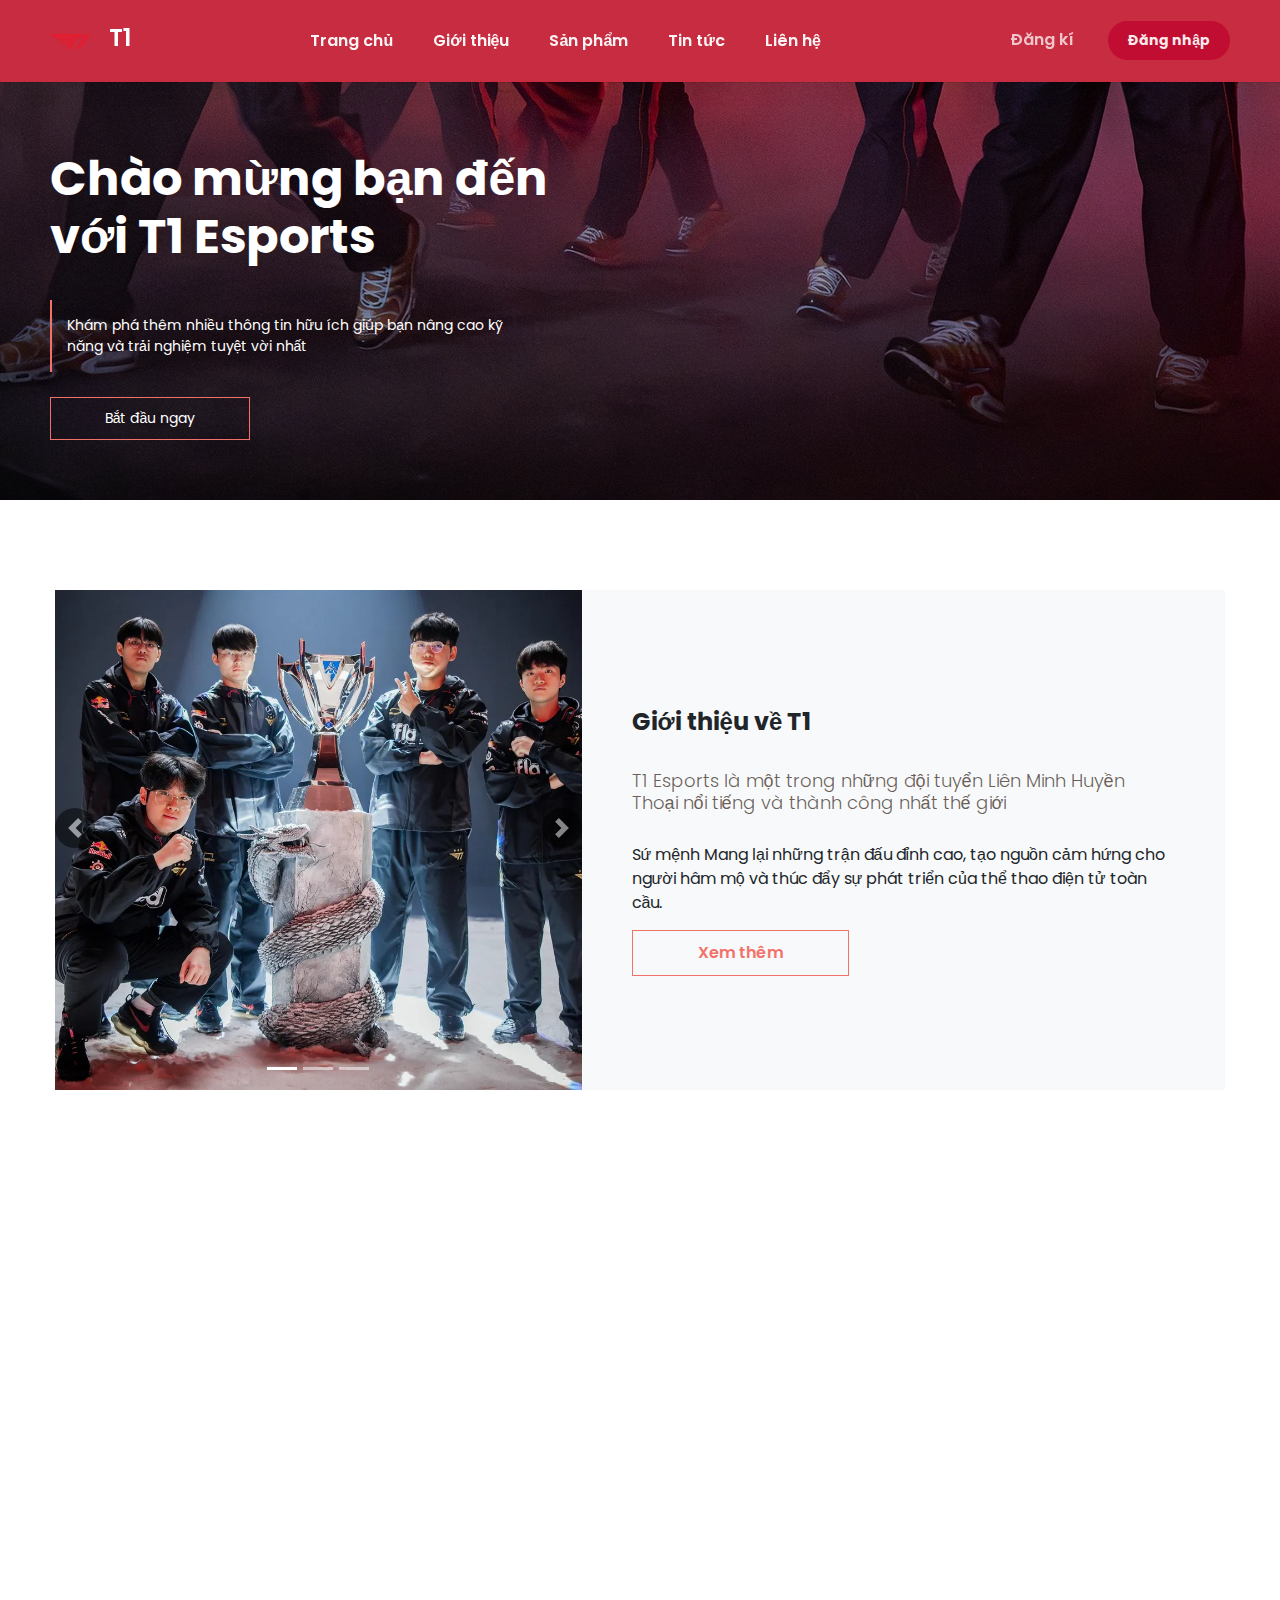
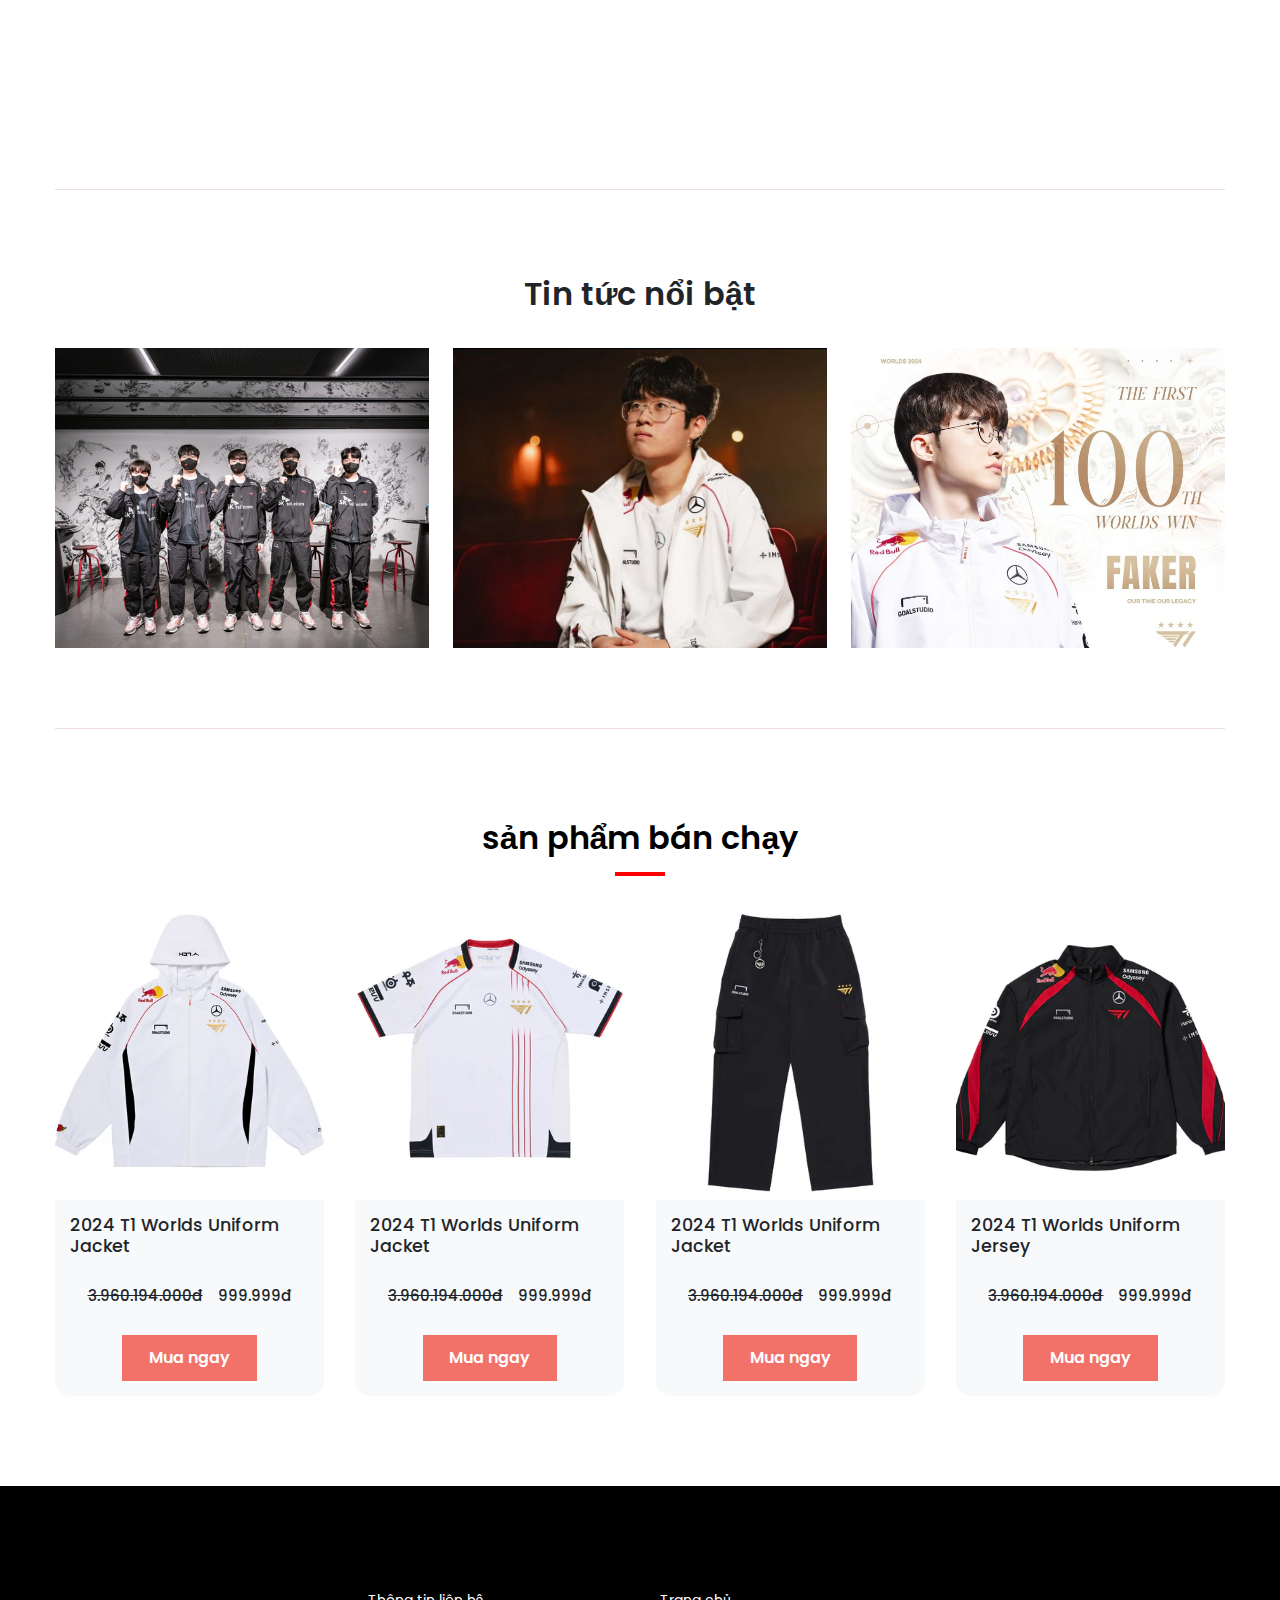
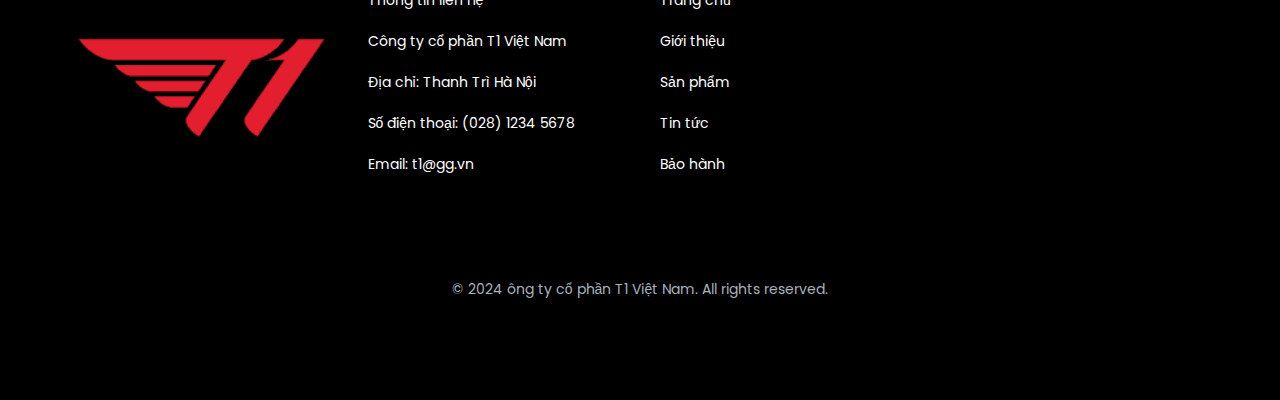
<file: homepage.html>
<!DOCTYPE html>
<html lang="en">

<head>
    <meta charset="UTF-8">
    <meta name="viewport" content="width=device-width, initial-scale=1.0">
    <title>Homepage</title>

    <!-- Add CSS file -->
    <link rel="stylesheet" href="/assets/bootstrap/css/bootstrap.min.css">
    <link rel="stylesheet" href="/assets/css/base.css">
    <link rel="stylesheet" href="/assets/css/style.css">
    <!-- font awesome -->
    <link rel="stylesheet" href="https://cdnjs.cloudflare.com/ajax/libs/font-awesome/6.7.1/css/all.min.css"
        integrity="sha512-5Hs3dF2AEPkpNAR7UiOHba+lRSJNeM2ECkwxUIxC1Q/FLycGTbNapWXB4tP889k5T5Ju8fs4b1P5z/iB4nMfSQ=="
        crossorigin="anonymous" referrerpolicy="no-referrer" />
</head>

<body>
    <!-- header -->
    <div class="header">
        <div class="header_logo">
            <a href="homepage.html">
                <img src="/assets/image/T1logo_square.webp" alt="">
            </a>
            <a href="" style="font-size: 24px;color:white">
                T1
            </a>
        </div>
        <div class="header_body">
            <ul>
                <li>
                    <a href="homepage.html" class="">
                        Trang chủ
                    </a>
                </li>
                <li>
                    <a href="about.html" class="">
                        Giới thiệu
                    </a>
                </li>
                <li>
                    <a href="product.html">
                        Sản phẩm
                    </a>
                </li>
                <li>
                    <a href="news.html">
                        Tin tức
                    </a>
                </li>
                <li>
                    <a href="contact.html">
                        Liên hệ
                    </a>
                </li>
            </ul>
        </div>
        <div class="header_login">
            <a href="#">
                Đăng kí
            </a>
            <button class="btn_normal text-white">
                Đăng nhập
            </button>
        </div>
        <div class="header_menu">
            <i class="fa-solid fa-bars"></i>
        </div>
        <div class="dropdown hide">
            <ul>
                <li>
                    <a href="homepage.html" class="">
                        Trang chủ
                    </a>
                </li>
                <li>
                    <a href="about.html" class="">
                        Giới thiệu
                    </a>
                </li>
                <li>
                    <a href="product.html">
                        Sản phẩm
                    </a>
                </li>
                <li>
                    <a href="news.html">
                        Tin tức
                    </a>
                </li>
                <li>
                    <a href="contact.html">
                        Liên hệ
                    </a>
                </li>
            </ul>
        </div>
    </div>
    <!-- start -->
    <div class="start">
        <div class="fill"></div>
        <div class="start_body">
            <h1>
                Chào mừng bạn đến với T1 Esports
            </h1>
            <blockquote>
                Khám phá thêm nhiều thông tin hữu ích giúp bạn nâng cao kỹ năng và trải nghiệm tuyệt vời nhất
            </blockquote>
            <button class="text-white">
                Bắt đầu ngay
            </button>
        </div>
    </div>



    <!-- carousel -->
    <div class="explore">
        <div class="container">
            <div class="wrapper">
                <!-- boostrap -->
                <div id="myCarousel" class="carousel carousel-dark slide" data-ride="carousel">
                    <ol class="carousel-indicators">
                        <li data-target="#myCarousel" data-slide-to="0" class="active"></li>
                        <li data-target="#myCarousel" data-slide-to="1"></li>
                        <li data-target="#myCarousel" data-slide-to="2"></li>
                    </ol>
                    <div class="carousel-inner">
                        <div class="carousel-item active">
                            <img class="d-block w-100" src="/assets/image/cs-1.webp" alt="Second slide">
                        </div>
                        <div class="carousel-item">
                            <img class="d-block w-100" src="/assets/image/cs-2.jpeg" alt="First slide">
                        </div>

                        <div class="carousel-item">
                            <img class="d-block w-100" src="/assets/image/cs-3.jpg" alt="Third slide">
                        </div>
                    </div>
                    <a class="carousel-control-prev bg-control" href="#myCarousel" role="button" data-slide="prev">
                        <span class="carousel-control-prev-icon left" aria-hidden="true"></span>
                        <span class="sr-only">Previous</span>
                    </a>
                    <a class="carousel-control-next bg-control" href="#myCarousel" role="button" data-slide="next">
                        <span class="carousel-control-next-icon right" aria-hidden="true"></span>
                        <span class="sr-only">Next</span>
                    </a>
                </div>
                <div class="body">
                    <div class="body_content">
                        <div class="title">
                            Giới thiệu về T1
                        </div>
                        <h4>
                            T1 Esports là một trong những đội tuyển Liên Minh Huyền Thoại nổi tiếng và thành công nhất
                            thế giới
                        </h4>
                        <ul>
                            <li>Sứ mệnh Mang lại những trận đấu đỉnh cao, tạo nguồn cảm hứng cho người hâm mộ và thúc
                                đẩy sự phát triển của thể thao điện tử toàn cầu.</li>
                        </ul>
                        <a class="btn_primary" href="about.html">
                            Xem thêm

                        </a>
                    </div>
                </div>
            </div>

        </div>
    </div>

    <!-- video -->

    <div class="video">
        <div class="container">
            <div class="video_main">
                <iframe width="560" height="315" src="https://www.youtube.com/embed/Am55MtZyZqU?si=MK6tp-klA0G2BwtA"
                    title="YouTube video player" frameborder="0"
                    allow="accelerometer; autoplay; clipboard-write; encrypted-media; gyroscope; picture-in-picture; web-share"
                    referrerpolicy="strict-origin-when-cross-origin" allowfullscreen></iframe>
            </div>
        </div>
    </div>

    <!-- news -->
    <div class="news">
        <div class="container">
            <div class="news_main">
                <div class="box">
                    <div class="box_img">
                        <img src="/assets/image/new-1.png" alt="">
                    </div>
                    <a href="">
                        Chỉ với một biểu ngữ, T1 đã thể hiện sức mạnh vượt trội so với các đối thủ trong LCK
                    </a>
                </div>
                <div class="box">
                    <div class="box_img">
                        <img src="/assets/image/new-2.jpg" alt="">
                    </div>
                    <a href="">
                        CEO T1 chia sẻ đội tuyển bị "chơi xỏ" bởi người đại diện Zeus
                    </a>
                </div>
                <div class="box">
                    <div class="box_img">
                        <img src="/assets/image/new-3.jpg" alt="">
                    </div>
                    <a href="">
                        Các kỷ lục mới mà Faker và đồng đội vừa thiết lập tại CKTG 2024
                    </a>
                </div>
            </div>
        </div>
    </div>
    <!-- product -->
    <div class="product">
        <div class="container">
            <div class="wrapper">
                <h2 style="text-align: right;color:#f2726a;margin-bottom: 30px;">sản phẩm bán chạy</h2>
                <div class="items">

                    <div class="item">
                        <div class="item_image">
                            <img src="/assets/image/pro-1.webp" alt="">
                        </div>
                        <h3>2024 T1 Worlds Uniform Jacket</h3>
                        <h4>
                            <div class="original" style="margin-right: 15px;text-decoration: line-through;">
                                3.960.194.000đ
                            </div>
                            <div class="discount" style="color:var(--color-orange-2)">
                                999.999đ
                            </div>

                        </h4>
                        <a class="text-white btn_primary" href="contact.html">
                            Mua ngay
                        </a>
                    </div>
                    <div class="item">
                        <div class="item_image">
                            <img src="/assets/image/pro-2.webp" alt="">
                        </div>
                        <h3>2024 T1 Worlds Uniform Jacket</h3>
                        <h4>
                            <div class="original" style="margin-right: 15px;text-decoration: line-through;">
                                3.960.194.000đ
                            </div>
                            <div class="discount" style="color:var(--color-orange-2)">
                                999.999đ
                            </div>

                        </h4>
                        <a class="text-white btn_primary" href="contact.html">
                            Mua ngay
                        </a>
                    </div>
                    <div class="item">
                        <div class="item_image">
                            <img src="/assets/image/pro-3.webp" alt="">
                        </div>
                        <h3>2024 T1 Worlds Uniform Jacket</h3>
                        <h4>
                            <div class="original" style="margin-right: 15px;text-decoration: line-through;">
                                3.960.194.000đ
                            </div>
                            <div class="discount" style="color:var(--color-orange-2)">
                                999.999đ
                            </div>

                        </h4>
                        <a class="text-white btn_primary" href="contact.html">
                            Mua ngay
                        </a>
                    </div>
                    <div class="item">
                        <div class="item_image">
                            <img src="/assets/image/pro-4.webp" alt="">
                        </div>
                        <h3>2024 T1 Worlds Uniform Jersey</h3>
                        <h4>
                            <div class="original" style="margin-right: 15px;text-decoration: line-through;">
                                3.960.194.000đ
                            </div>
                            <div class="discount" style="color:var(--color-orange-2)">
                                999.999đ
                            </div>

                        </h4>
                        <a class="text-white btn_primary" href="contact.html">
                            Mua ngay
                        </a>
                    </div>
                </div>

            </div>
        </div>
    </div>



    <!-- footer -->
    <div class="footer">
        <div class="container">
            <div class="wrapper">
                <div class="wrapper_img">
                    <img src="/assets/image/logo.png" alt="">
                </div>
                <ul>
                    <li><a href="contact.html">Thông tin liên hệ</a></li>
                    <li>Công ty cổ phần T1 Việt Nam</li>
                    <li>Địa chỉ: Thanh Trì Hà Nội</li>
                    <li>Số điện thoại: (028) 1234 5678</li>
                    <li>Email: t1@gg.vn</li>
                </ul>
                <ul class="wrapper_link">
                    <li><a href="homepage.html">Trang chủ</a></li>
                    <li><a href="about.html">Giới thiệu</a></li>
                    <li><a href=""> Sản phẩm</a></li>
                    <li><a href="">Tin tức</a></li>
                    <li><a href="">Bảo hành</a></li>
                </ul>

                <div class="frame">
                    <iframe
                        src="https://www.google.com/maps/embed?pb=!1m18!1m12!1m3!1d3724.58836696087!2d105.8262382747139!3d21.009131388453547!2m3!1f0!2f0!3f0!3m2!1i1024!2i768!4f13.1!3m3!1m2!1s0x3135ac800f450807%3A0x419a49bcd94b693a!2zSOG7jWMgVmnhu4duIE5nw6JuIEjDoG5n!5e0!3m2!1svi!2s!4v1732543122590!5m2!1svi!2s"
                        width="600" height="450" style="border:0;" allowfullscreen="" loading="lazy"
                        referrerpolicy="no-referrer-when-downgrade"></iframe>
                </div>
                <div class="copyright">
                    © 2024 ông ty cổ phần T1 Việt Nam. All rights reserved.
                </div>

            </div>
        </div>
    </div>
    <!-- jQuery -->
    <script src="https://code.jquery.com/jquery-3.6.0.min.js"></script>
    <!-- Bootstrap JS -->
    <script src="/assets/bootstrap/js/bootstrap.bundle.min.js"></script>

    <!-- my js -->
    <script src="/assets/js/home.js"></script>
    <script src="/assets/js/header.js"></script>
</body>

</html>
</file>
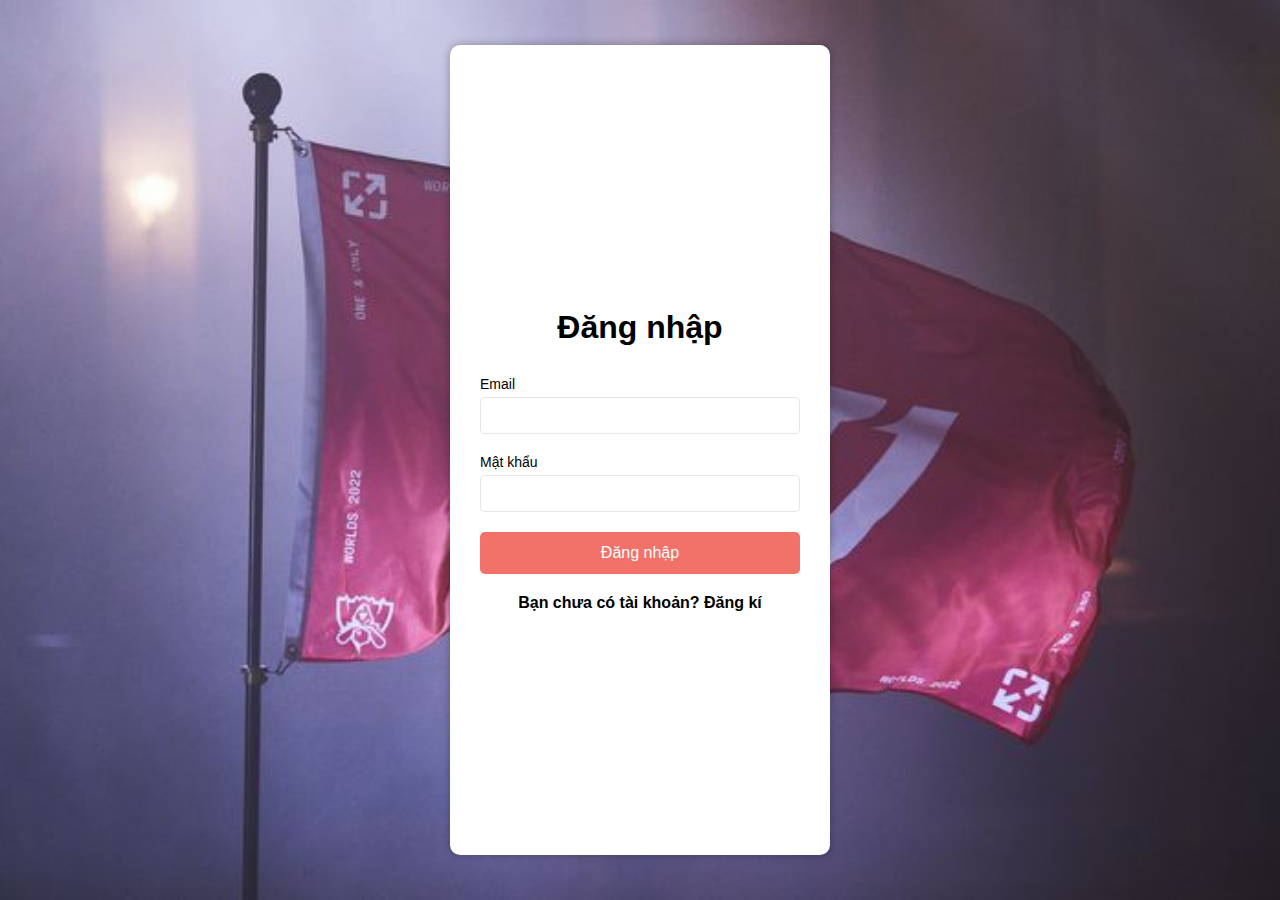
<file: login.html>
<!DOCTYPE html>
<html lang="en">

<head>
    <meta charset="UTF-8">
    <meta name="viewport" content="width=device-width, initial-scale=1.0">
    <link rel="stylesheet" href="assets/css/base.css">
    <link rel="stylesheet" href="assets/css/stylelogin2.css">

    <title>Login</title>
</head>

<body>
    <div class="container" id="login-section">
        <div class="form-box">
            <h2>Đăng nhập</h2>
            <form action="#" method="POST">
                <div class="form-group">
                    <label for="email">Email</label>
                    <input type="email" id="email" name="email" required>
                    <span class="form-message"></span>
                </div>
                <div class="form-group">
                    <label for="password">Mật khẩu</label>
                    <input type="password" id="password" name="password" required>
                    <span class="form-message"></span>
                </div>
                <button type="submit" class="btn">Đăng nhập</button>
                <div class="switch-form">
                    <a href="register.html">Bạn chưa có tài khoản? Đăng kí</a>
                </div>
            </form>
        </div>
    </div>

    <script src="assets/js/validator.js"></script>
    <script>
        var option = {
            form_id: '#login-section',
            rules: [
                validator.isEmail('#email'),
                validator.isRequired('#password', 'mật khẩu')
            ]
        }
        validator(option)


    </script>
</body>

</html>
</file>
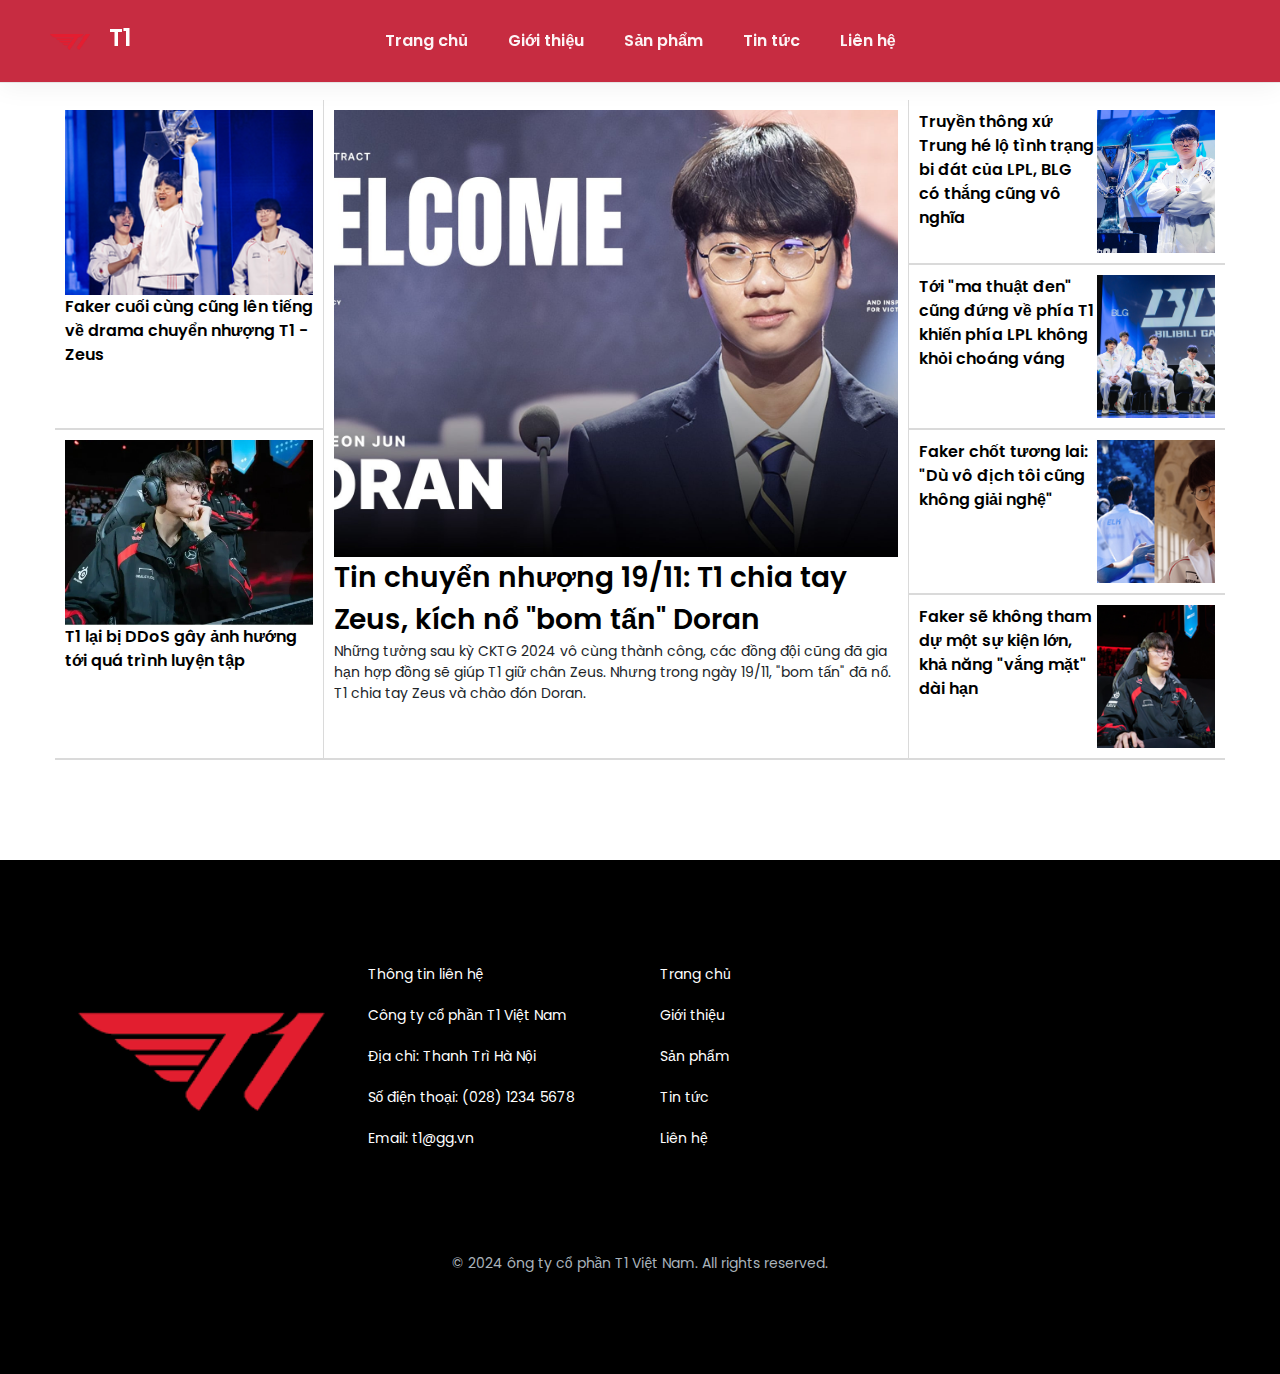
<file: news.html>
<html lang="en">

<head>
    <meta charset="UTF-8">
    <meta name="viewport" content="width=device-width, initial-scale=1.0">
    <title>Tin tức</title>
    <link rel="stylesheet" href="assets/bootstrap/css/bootstrap.min.css">
    <link rel="stylesheet" href="assets/css/base.css">
    <link rel="stylesheet" href="assets/css/news.css">
    <!-- font awesome -->
    <link rel="stylesheet" href="https://cdnjs.cloudflare.com/ajax/libs/font-awesome/6.7.1/css/all.min.css"
        integrity="sha512-5Hs3dF2AEPkpNAR7UiOHba+lRSJNeM2ECkwxUIxC1Q/FLycGTbNapWXB4tP889k5T5Ju8fs4b1P5z/iB4nMfSQ=="
        crossorigin="anonymous" referrerpolicy="no-referrer" />
</head>

<body>
    <!-- header -->
    <div class="header">
        <div class="header_logo">
            <a href="index.html">
                <img src="assets/image/T1logo_square.webp" alt="">
            </a>
            <a href="" style="font-size: 24px;color:white">
                T1
            </a>
        </div>
        <div class="header_body">
            <ul>
                <li>
                    <a href="index.html" class="">
                        Trang chủ
                    </a>
                </li>
                <li>
                    <a href="about.html" class="">
                        Giới thiệu
                    </a>
                </li>
                <li>
                    <a href="product.html">
                        Sản phẩm
                    </a>
                </li>
                <li>
                    <a href="news.html">
                        Tin tức
                    </a>
                </li>
                <li>
                    <a href="contact.html">
                        Liên hệ
                    </a>
                </li>
            </ul>
        </div>
        <div class="header_login">
            <a href="cart.html">
                <i class="fa-solid fa-cart-shopping"></i>
            </a>
            <a href="login.html">
                <i class="fa-solid fa-user"></i>
            </a>
            <a class="header_menu">
                <i class="fa-solid fa-bars"></i>
            </a>
        </div>

        <div class="dropdown hide">
            <ul>
                <li>
                    <a href="index.html" class="">
                        Trang chủ
                    </a>
                </li>
                <li>
                    <a href="about.html" class="">
                        Giới thiệu
                    </a>
                </li>
                <li>
                    <a href="product.html">
                        Sản phẩm
                    </a>
                </li>
                <li>
                    <a href="news.html">
                        Tin tức
                    </a>
                </li>
                <li>
                    <a href="contact.html">
                        Liên hệ
                    </a>
                </li>
            </ul>
        </div>
    </div>

    <!-- main -->
    <div class="main">
        <div class="container">
            <div class="wrapper">
                <div class="main_left">
                    <div class="box">
                        <img src="assets/image/news.webp" alt="">
                        <a href="news_detail.html">
                            Faker cuối cùng cũng lên tiếng về drama chuyển nhượng T1 - Zeus
                        </a>
                    </div>
                    <div class="box">
                        <img src="assets/image/news-2.webp" alt="">
                        <a href="news_detail.html">
                            T1 lại bị DDoS gây ảnh hướng tới quá trình luyện tập
                        </a>
                    </div>
                </div>
                <div class="main_mid">
                    <img src="assets/image/new-3.webp" alt="">
                    <a href="news_detail.html" style="font-size: 28px;">Tin chuyển nhượng 19/11: T1 chia tay Zeus, kích
                        nổ "bom tấn" Doran</a>
                    <p>Những tưởng sau kỳ CKTG 2024 vô cùng thành công, các đồng đội cũng đã gia hạn hợp đồng sẽ giúp T1
                        giữ chân Zeus. Nhưng trong ngày 19/11, "bom tấn" đã nổ. T1 chia tay Zeus và chào đón Doran.</p>
                </div>
                <div class="main_right">
                    <div class="box">
                        <img src="assets/image/news-4.webp" alt="">
                        <a href="news_detail.html">
                            Truyền thông xứ Trung hé lộ tình trạng bi đát của LPL, BLG có thắng cũng vô nghĩa
                        </a>
                    </div>
                    <div class="box">
                        <img src="assets/image/news-5.webp" alt="">
                        <a href="news_detail.html">
                            Tới "ma thuật đen" cũng đứng về phía T1 khiến phía LPL không khỏi choáng váng
                        </a>
                    </div>
                    <div class="box">
                        <img src="assets/image/news-6.webp" alt="">
                        <a href="news_detail.html">
                            Faker chốt tương lai: "Dù vô địch tôi cũng không giải nghệ"
                        </a>
                    </div>
                    <div class="box">
                        <img src="assets/image/news-7.webp" alt="">
                        <a href="news_detail.html">
                            Faker sẽ không tham dự một sự kiện lớn, khả năng "vắng mặt" dài hạn
                        </a>
                    </div>
                </div>
            </div>
        </div>
    </div>
    <!-- footer -->
    <div class="footer">
        <div class="container">
            <div class="wrapper">
                <div class="wrapper_img">
                    <img src="assets/image/logo.png" alt="">
                </div>
                <ul>
                    <li><a href="contact.html">Thông tin liên hệ</a></li>
                    <li>Công ty cổ phần T1 Việt Nam</li>
                    <li>Địa chỉ: Thanh Trì Hà Nội</li>
                    <li>Số điện thoại: (028) 1234 5678</li>
                    <li>Email: t1@gg.vn</li>
                </ul>
                <ul class="wrapper_link">
                    <li><a href="index.html">Trang chủ</a></li>
                    <li><a href="about.html">Giới thiệu</a></li>
                    <li><a href="product.html"> Sản phẩm</a></li>
                    <li><a href="news.html">Tin tức</a></li>
                    <li><a href="contact.html">Liên hệ</a></li>
                </ul>

                <div class="frame">
                    <iframe
                        src="https://www.google.com/maps/embed?pb=!1m18!1m12!1m3!1d3724.58836696087!2d105.8262382747139!3d21.009131388453547!2m3!1f0!2f0!3f0!3m2!1i1024!2i768!4f13.1!3m3!1m2!1s0x3135ac800f450807%3A0x419a49bcd94b693a!2zSOG7jWMgVmnhu4duIE5nw6JuIEjDoG5n!5e0!3m2!1svi!2s!4v1732543122590!5m2!1svi!2s"
                        width="600" height="450" style="border:0;" allowfullscreen="" loading="lazy"
                        referrerpolicy="no-referrer-when-downgrade"></iframe>
                </div>
                <div class="copyright">
                    © 2024 ông ty cổ phần T1 Việt Nam. All rights reserved.
                </div>

            </div>
        </div>
    </div>
    <!-- jQuery -->
    <script src="https://code.jquery.com/jquery-3.6.0.min.js"></script>
    <!-- Bootstrap JS -->
    <script src="assets/bootstrap/js/bootstrap.bundle.min.js"></script>

    <!-- my js -->
    <script src="assets/js/header.js"></script>
    <script>


        elements = document.querySelectorAll('img')
        Array.from(elements).forEach(element => {
            element.style.cursor = 'pointer'
            element.addEventListener('click', function () {
                window.location.href = 'news_detail.html'
            })
        });

    </script>
</body>

</html>
</file>
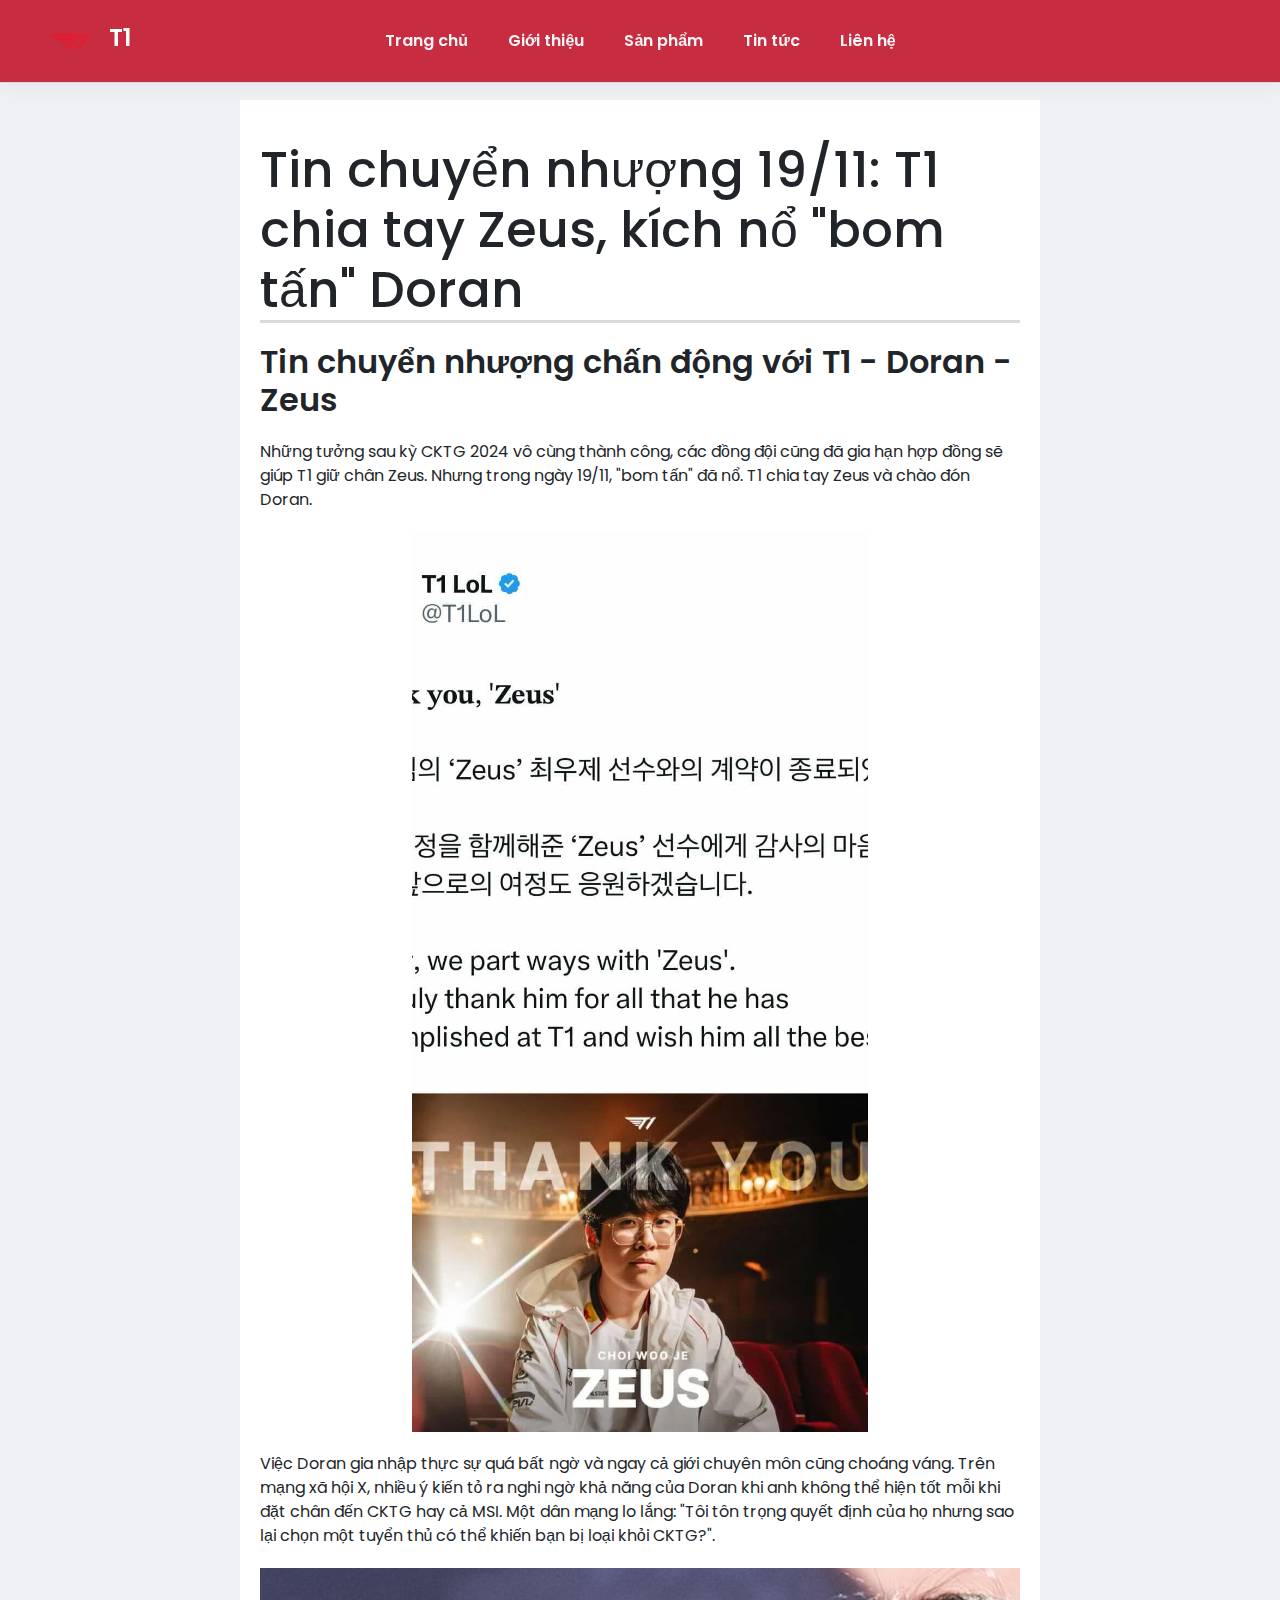
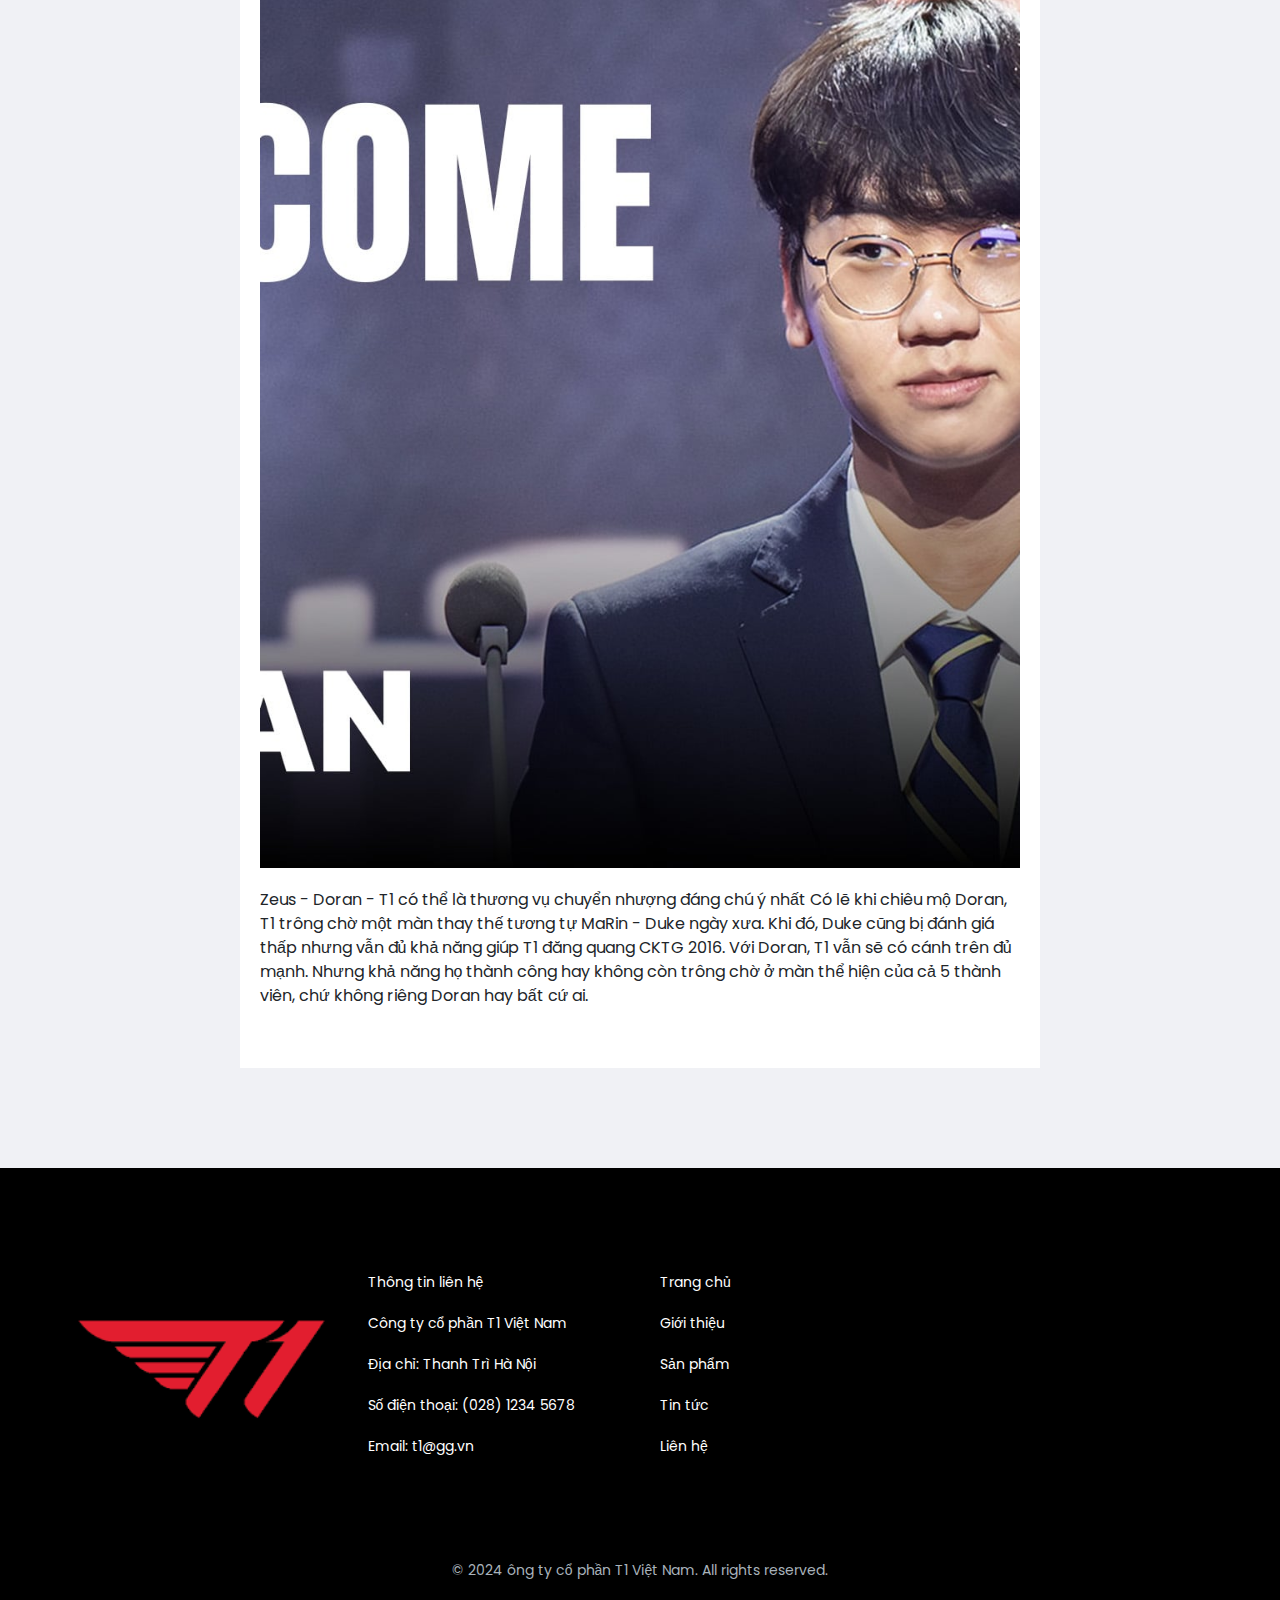
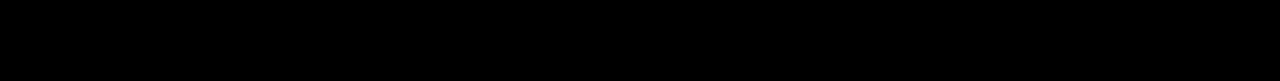
<file: news_detail.html>
<html lang="en">

<head>
    <meta charset="UTF-8">
    <meta name="viewport" content="width=device-width, initial-scale=1.0">
    <title>Tin tức</title>
    <link rel="stylesheet" href="assets/bootstrap/css/bootstrap.min.css">
    <link rel="stylesheet" href="assets/css/base.css">
    <link rel="stylesheet" href="assets/css/news.css">
    <!-- font awesome -->
    <link rel="stylesheet" href="https://cdnjs.cloudflare.com/ajax/libs/font-awesome/6.7.1/css/all.min.css"
        integrity="sha512-5Hs3dF2AEPkpNAR7UiOHba+lRSJNeM2ECkwxUIxC1Q/FLycGTbNapWXB4tP889k5T5Ju8fs4b1P5z/iB4nMfSQ=="
        crossorigin="anonymous" referrerpolicy="no-referrer" />
</head>

<body style="background: #f0f1f5;">
    <!-- header -->
    <div class="header">
        <div class="header_logo">
            <a href="index.html">
                <img src="assets/image/T1logo_square.webp" alt="">
            </a>
            <a href="" style="font-size: 24px;color:white">
                T1
            </a>
        </div>
        <div class="header_body">
            <ul>
                <li>
                    <a href="index.html" class="">
                        Trang chủ
                    </a>
                </li>
                <li>
                    <a href="about.html" class="">
                        Giới thiệu
                    </a>
                </li>
                <li>
                    <a href="product.html">
                        Sản phẩm
                    </a>
                </li>
                <li>
                    <a href="news.html">
                        Tin tức
                    </a>
                </li>
                <li>
                    <a href="contact.html">
                        Liên hệ
                    </a>
                </li>
            </ul>
        </div>
        <div class="header_login">
            <a href="cart.html">
                <i class="fa-solid fa-cart-shopping"></i>
            </a>
            <a href="login.html">
                <i class="fa-solid fa-user"></i>
            </a>
            <a class="header_menu">
                <i class="fa-solid fa-bars"></i>
            </a>
        </div>

        <div class="dropdown hide">
            <ul>
                <li>
                    <a href="index.html" class="">
                        Trang chủ
                    </a>
                </li>
                <li>
                    <a href="about.html" class="">
                        Giới thiệu
                    </a>
                </li>
                <li>
                    <a href="product.html">
                        Sản phẩm
                    </a>
                </li>
                <li>
                    <a href="news.html">
                        Tin tức
                    </a>
                </li>
                <li>
                    <a href="contact.html">
                        Liên hệ
                    </a>
                </li>
            </ul>
        </div>
    </div>

    <!-- main -->
    <div class="detail">
        <div class="container">
            <h1>
                Tin chuyển nhượng 19/11: T1 chia tay Zeus, kích nổ "bom tấn" Doran
            </h1>
            <h2>
                Tin chuyển nhượng chấn động với T1 - Doran - Zeus
            </h2>
            <p>
                Những tưởng sau kỳ CKTG 2024 vô cùng thành công, các đồng đội cũng đã gia hạn hợp đồng sẽ giúp T1 giữ
                chân Zeus. Nhưng trong ngày 19/11, "bom tấn" đã nổ. T1 chia tay Zeus và chào đón Doran.
            </p>
            <div class="img-1">
                <img src="assets/image/nd-1.webp" alt="">
            </div>

            <p>
                Việc Doran gia nhập thực sự quá bất ngờ và ngay cả giới chuyên môn cũng choáng váng. Trên mạng xã hội X,
                nhiều ý kiến tỏ ra nghi ngờ khả năng của Doran khi anh không thể hiện tốt mỗi khi đặt chân đến CKTG hay
                cả MSI. Một dân mạng lo lắng: "Tôi tôn trọng quyết định của họ nhưng sao lại chọn một tuyển thủ có thể
                khiến bạn bị loại khỏi CKTG?".
            </p>
            <img src="assets/image/nd-2.webp" alt="">
            <p>
                Zeus - Doran - T1 có thể là thương vụ chuyển nhượng đáng chú ý nhất

                Có lẽ khi chiêu mộ Doran, T1 trông chờ một màn thay thế tương tự MaRin - Duke ngày xưa. Khi đó, Duke
                cũng bị đánh giá thấp nhưng vẫn đủ khả năng giúp T1 đăng quang CKTG 2016.

                Với Doran, T1 vẫn sẽ có cánh trên đủ mạnh. Nhưng khả năng họ thành công hay không còn trông chờ ở màn
                thể hiện của cả 5 thành viên, chứ không riêng Doran hay bất cứ ai.
            </p>
        </div>
    </div>

    <!-- footer -->
    <div class="footer">
        <div class="container">
            <div class="wrapper">
                <div class="wrapper_img">
                    <img src="assets/image/logo.png" alt="">
                </div>
                <ul>
                    <li><a href="contact.html">Thông tin liên hệ</a></li>
                    <li>Công ty cổ phần T1 Việt Nam</li>
                    <li>Địa chỉ: Thanh Trì Hà Nội</li>
                    <li>Số điện thoại: (028) 1234 5678</li>
                    <li>Email: t1@gg.vn</li>
                </ul>
                <ul class="wrapper_link">
                    <li><a href="index.html">Trang chủ</a></li>
                    <li><a href="about.html">Giới thiệu</a></li>
                    <li><a href="product.html"> Sản phẩm</a></li>
                    <li><a href="news.html">Tin tức</a></li>
                    <li><a href="contact.html">Liên hệ</a></li>
                </ul>

                <div class="frame">
                    <iframe
                        src="https://www.google.com/maps/embed?pb=!1m18!1m12!1m3!1d3724.58836696087!2d105.8262382747139!3d21.009131388453547!2m3!1f0!2f0!3f0!3m2!1i1024!2i768!4f13.1!3m3!1m2!1s0x3135ac800f450807%3A0x419a49bcd94b693a!2zSOG7jWMgVmnhu4duIE5nw6JuIEjDoG5n!5e0!3m2!1svi!2s!4v1732543122590!5m2!1svi!2s"
                        width="600" height="450" style="border:0;" allowfullscreen="" loading="lazy"
                        referrerpolicy="no-referrer-when-downgrade"></iframe>
                </div>
                <div class="copyright">
                    © 2024 ông ty cổ phần T1 Việt Nam. All rights reserved.
                </div>

            </div>
        </div>
    </div>
    <!-- jQuery -->
    <script src="https://code.jquery.com/jquery-3.6.0.min.js"></script>
    <!-- Bootstrap JS -->
    <script src="assets/bootstrap/js/bootstrap.bundle.min.js"></script>

    <!-- my js -->
    <script src="assets/js/header.js"></script>
</body>

</html>
</file>
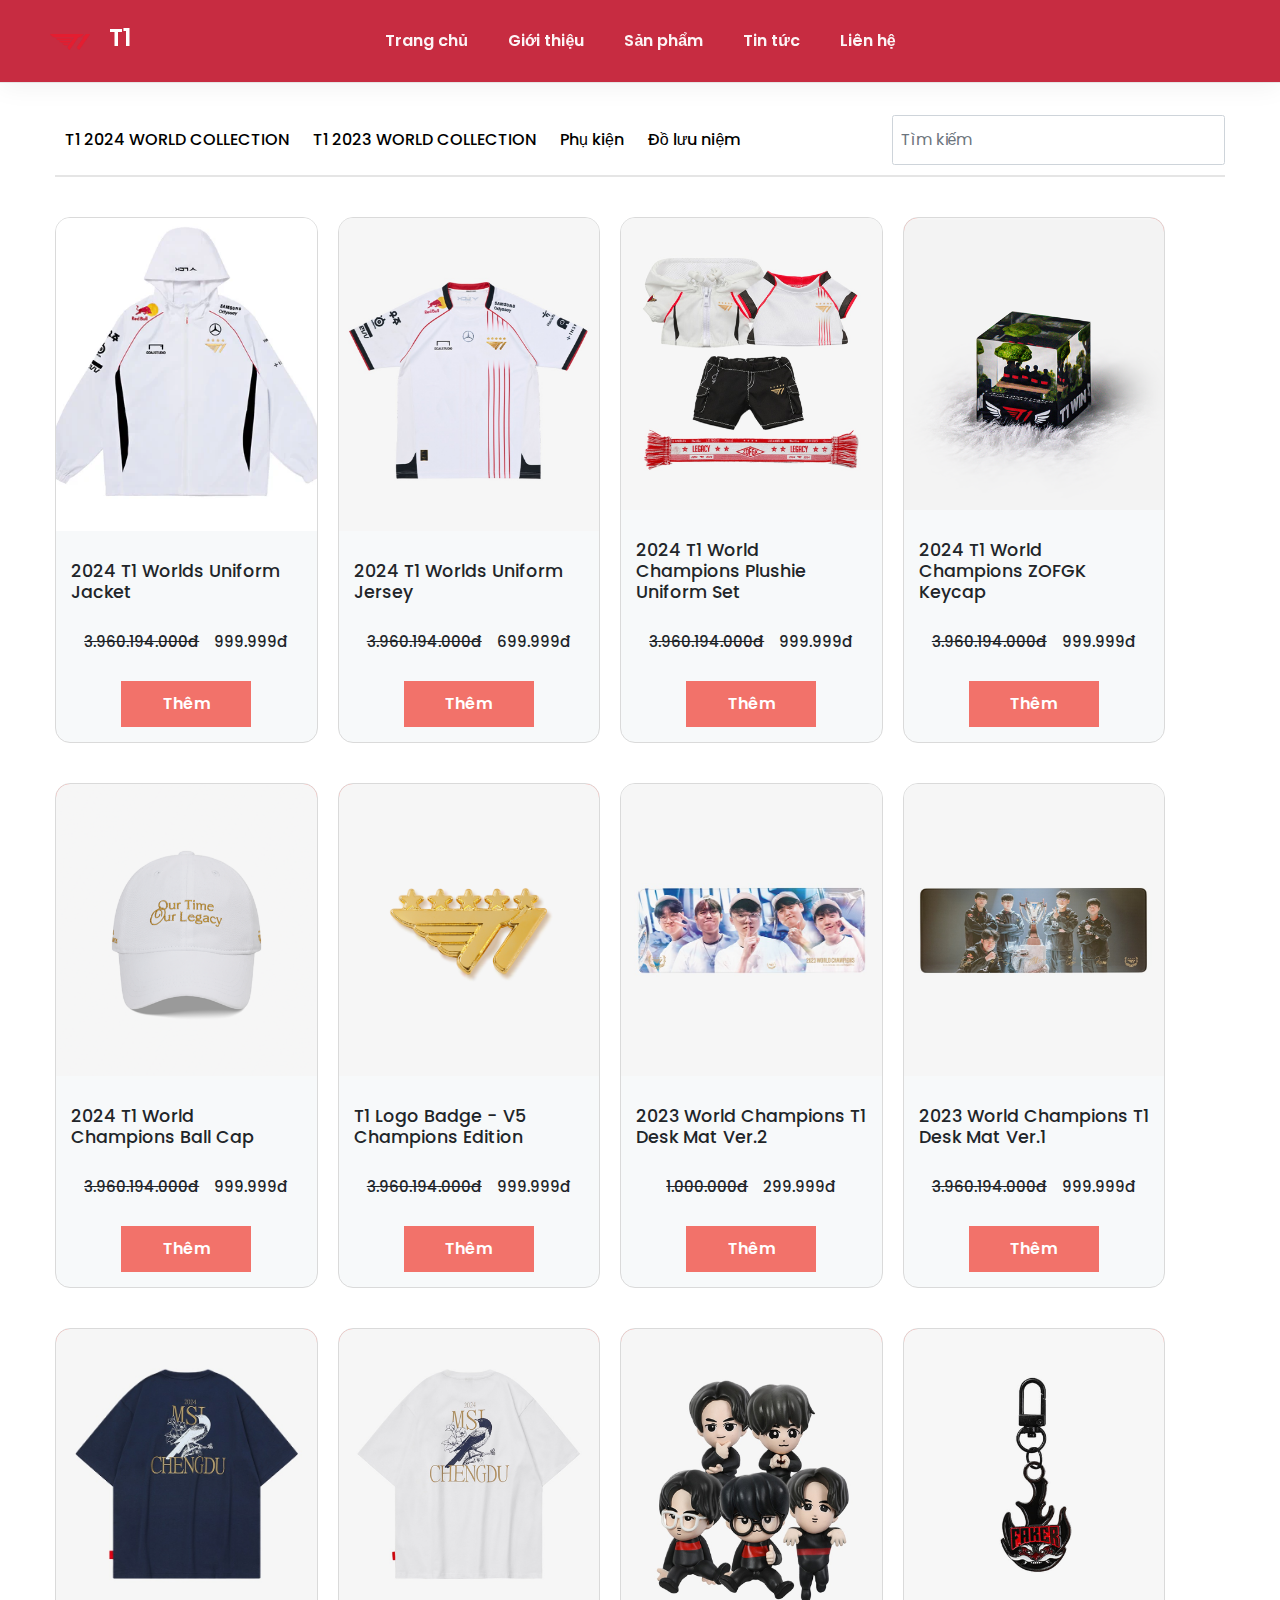
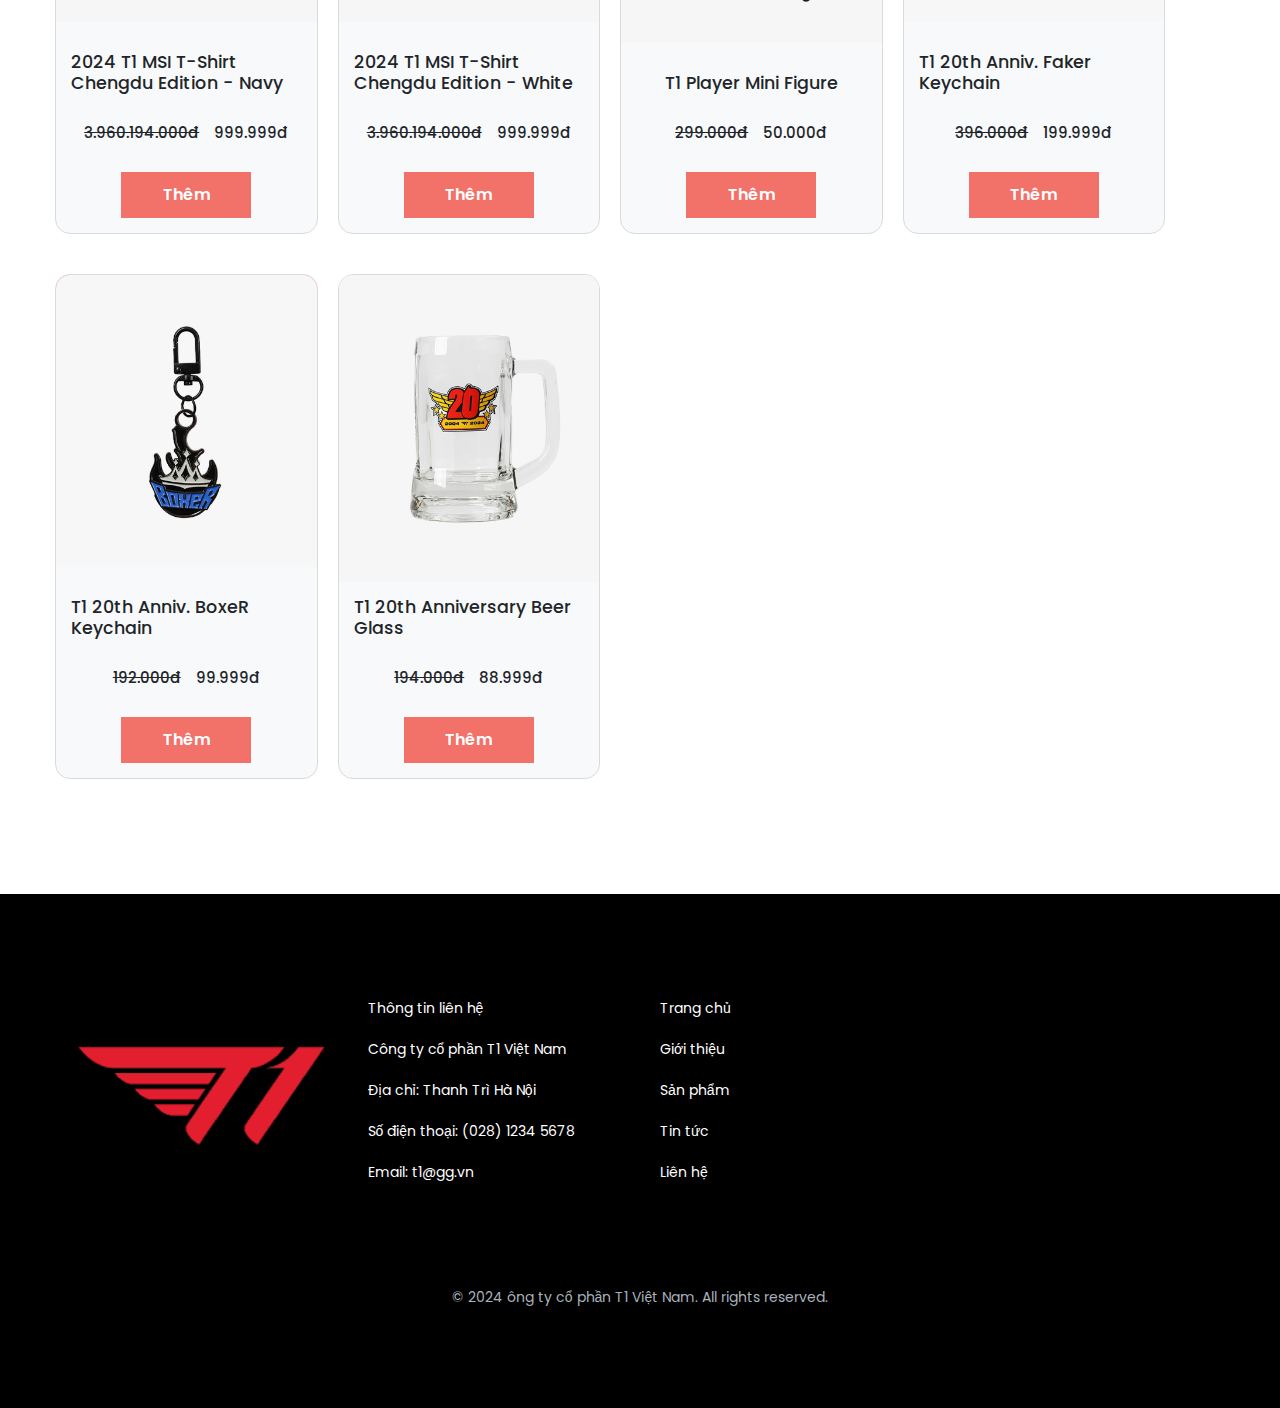
<file: product.html>
<!DOCTYPE html>
<html lang="en">

<head>
    <meta charset="UTF-8">
    <meta name="viewport" content="width=device-width, initial-scale=1.0">
    <title>index</title>

    <!-- Add CSS file -->
    <link rel="stylesheet" href="assets/bootstrap/css/bootstrap.min.css">
    <link rel="stylesheet" href="assets/css/base.css">
    <link rel="stylesheet" href="assets/css/style.css">
    <link rel="stylesheet" href="assets/css/product.css">
    <!-- font awesome -->
    <link rel="stylesheet" href="https://cdnjs.cloudflare.com/ajax/libs/font-awesome/6.7.1/css/all.min.css"
        integrity="sha512-5Hs3dF2AEPkpNAR7UiOHba+lRSJNeM2ECkwxUIxC1Q/FLycGTbNapWXB4tP889k5T5Ju8fs4b1P5z/iB4nMfSQ=="
        crossorigin="anonymous" referrerpolicy="no-referrer">
</head>

<body>
    <!-- header -->
    <div class="header">
        <div class="header_logo">
            <a href="index.html">
                <img src="assets/image/T1logo_square.webp" alt="">
            </a>
            <a href="" style="font-size: 24px;color:white">
                T1
            </a>
        </div>
        <div class="header_body">
            <ul>
                <li>
                    <a href="index.html" class="">
                        Trang chủ
                    </a>
                </li>
                <li>
                    <a href="about.html" class="">
                        Giới thiệu
                    </a>
                </li>
                <li>
                    <a href="product.html">
                        Sản phẩm
                    </a>
                </li>
                <li>
                    <a href="news.html">
                        Tin tức
                    </a>
                </li>
                <li>
                    <a href="contact.html">
                        Liên hệ
                    </a>
                </li>
            </ul>
        </div>
        <div class="header_login">
            <a href="cart.html">
                <i class="fa-solid fa-cart-shopping"></i>
            </a>
            <a href="login.html">
                <i class="fa-solid fa-user"></i>
            </a>
            <a class="header_menu">
                <i class="fa-solid fa-bars"></i>
            </a>
        </div>

        <div class="dropdown hide">
            <ul>
                <li>
                    <a href="index.html" class="">
                        Trang chủ
                    </a>
                </li>
                <li>
                    <a href="about.html" class="">
                        Giới thiệu
                    </a>
                </li>
                <li>
                    <a href="product.html">
                        Sản phẩm
                    </a>
                </li>
                <li>
                    <a href="news.html">
                        Tin tức
                    </a>
                </li>
                <li>
                    <a href="contact.html">
                        Liên hệ
                    </a>
                </li>
            </ul>
        </div>
    </div>
    <!-- product -->
    <div class="nav">
        <div class="container">
            <div class="tab_box">
                <div class="tab_box-btns">
                    <button onclick="filter('2024')">T1 2024 WORLD COLLECTION</button>
                    <button onclick="filter('2023')">T1 2023 WORLD COLLECTION</button>
                    <button onclick="filter('pk')">Phụ kiện</button>
                    <button onclick="filter('dln')">Đồ lưu niệm</button>
                </div>

                <div class="filter_search">
                    <input type="text" placeholder="Tìm kiếm" class="form-control">
                </div>
            </div>
            <div class="content_box">
                <div class="item" data-category="2024">
                    <a class="item_image" href="product_detail.html">
                        <img src="assets/image/pro-1.webp" alt="">
                    </a>
                    <h3>2024 T1 Worlds Uniform Jacket</h3>
                    <h4>
                        <div class="original" style="margin-right: 15px;text-decoration: line-through;">
                            3.960.194.000đ
                        </div>
                        <div class="discount" style="color:var(--color-orange-2)">
                            999.999đ
                        </div>

                    </h4>
                    <a class="text-white btn_primary" href="contact.html">
                        Thêm <i class="fa-solid fa-cart-shopping"></i>
                    </a>
                </div>
                <div class="item" data-category="2024">
                    <a class="item_image">
                        <img src="assets/image/fil-2.jpg" alt="">
                    </a>
                    <h3>2024 T1 Worlds Uniform Jersey</h3>
                    <h4>
                        <div class="original" style="margin-right: 15px;text-decoration: line-through;">
                            3.960.194.000đ
                        </div>
                        <div class="discount" style="color:var(--color-orange-2)">
                            699.999đ
                        </div>

                    </h4>
                    <a class="text-white btn_primary" href="contact.html">
                        Thêm <i class="fa-solid fa-cart-shopping"></i>
                    </a>
                </div>
                <div class="item" data-category="2024">
                    <a class="item_image">
                        <img src="assets/image/fil-3.jpg" alt="">
                    </a>
                    <h3>2024 T1 World Champions Plushie Uniform Set</h3>
                    <h4>
                        <div class="original" style="margin-right: 15px;text-decoration: line-through;">
                            3.960.194.000đ
                        </div>
                        <div class="discount" style="color:var(--color-orange-2)">
                            999.999đ
                        </div>

                    </h4>
                    <a class="text-white btn_primary" href="contact.html">
                        Thêm <i class="fa-solid fa-cart-shopping"></i>
                    </a>
                </div>
                <div class="item" data-category="2024">
                    <a class="item_image">
                        <img src="assets/image/fil-4.png" alt="">
                    </a>
                    <h3>2024 T1 World Champions ZOFGK Keycap</h3>
                    <h4>
                        <div class="original" style="margin-right: 15px;text-decoration: line-through;">
                            3.960.194.000đ
                        </div>
                        <div class="discount" style="color:var(--color-orange-2)">
                            999.999đ
                        </div>

                    </h4>
                    <a class="text-white btn_primary" href="contact.html">
                        Thêm <i class="fa-solid fa-cart-shopping"></i>
                    </a>
                </div>
                <div class="item" data-category="2024">
                    <a class="item_image">
                        <img src="assets/image/fil-5.png" alt="">
                    </a>
                    <h3>2024 T1 World Champions Ball Cap</h3>
                    <h4>
                        <div class="original" style="margin-right: 15px;text-decoration: line-through;">
                            3.960.194.000đ
                        </div>
                        <div class="discount" style="color:var(--color-orange-2)">
                            999.999đ
                        </div>

                    </h4>
                    <a class="text-white btn_primary" href="contact.html">
                        Thêm <i class="fa-solid fa-cart-shopping"></i>
                    </a>
                </div>
                <div class="item" data-category="2023">
                    <a class="item_image">
                        <img src="assets/image/fil-6.png" alt="">
                    </a>
                    <h3>T1 Logo Badge - V5 Champions Edition</h3>
                    <h4>
                        <div class="original" style="margin-right: 15px;text-decoration: line-through;">
                            3.960.194.000đ
                        </div>
                        <div class="discount" style="color:var(--color-orange-2)">
                            999.999đ
                        </div>

                    </h4>
                    <a class="text-white btn_primary" href="contact.html">
                        Thêm <i class="fa-solid fa-cart-shopping"></i>
                    </a>
                </div>
                <div class="item" data-category="2023">
                    <a class="item_image">
                        <img src="assets/image/fil-7.jpg" alt="">
                    </a>
                    <h3>2023 World Champions T1 Desk Mat Ver.2</h3>
                    <h4>
                        <div class="original" style="margin-right: 15px;text-decoration: line-through;">
                            1.000.000đ
                        </div>
                        <div class="discount" style="color:var(--color-orange-2)">
                            299.999đ
                        </div>

                    </h4>
                    <a class="text-white btn_primary" href="contact.html">
                        Thêm <i class="fa-solid fa-cart-shopping"></i>
                    </a>
                </div>
                <div class="item" data-category="2023">
                    <a class="item_image">
                        <img src="assets/image/fil-8.jpg" alt="">
                    </a>
                    <h3>
                        2023 World Champions T1 Desk Mat Ver.1
                    </h3>
                    <h4>
                        <div class="original" style="margin-right: 15px;text-decoration: line-through;">
                            3.960.194.000đ
                        </div>
                        <div class="discount" style="color:var(--color-orange-2)">
                            999.999đ
                        </div>

                    </h4>
                    <a class="text-white btn_primary" href="contact.html">
                        Thêm <i class="fa-solid fa-cart-shopping"></i>
                    </a>
                </div>
                <div class="item" data-category="pk">
                    <a class="item_image">
                        <img src="assets/image/fil-9.jpg" alt="">
                    </a>
                    <h3>
                        2024 T1 MSI T-Shirt Chengdu Edition - Navy</h3>
                    <h4>
                        <div class="original" style="margin-right: 15px;text-decoration: line-through;">
                            3.960.194.000đ
                        </div>
                        <div class="discount" style="color:var(--color-orange-2)">
                            999.999đ
                        </div>

                    </h4>
                    <a class="text-white btn_primary" href="contact.html">
                        Thêm <i class="fa-solid fa-cart-shopping"></i>
                    </a>
                </div>
                <div class="item" data-category="pk">
                    <a class="item_image">
                        <img src="assets/image/fil-10.jpg" alt="">
                    </a>
                    <h3>
                        2024 T1 MSI T-Shirt Chengdu Edition - White</h3>
                    <h4>
                        <div class="original" style="margin-right: 15px;text-decoration: line-through;">
                            3.960.194.000đ
                        </div>
                        <div class="discount" style="color:var(--color-orange-2)">
                            999.999đ
                        </div>

                    </h4>
                    <a class="text-white btn_primary" href="contact.html">
                        Thêm <i class="fa-solid fa-cart-shopping"></i>
                    </a>
                </div>
                <div class="item" data-category="dln">
                    <a class="item_image">
                        <img src="assets/image/fil-11.jpg" alt="">
                    </a>
                    <h3>T1 Player Mini Figure</h3>
                    <h4>
                        <div class="original" style="margin-right: 15px;text-decoration: line-through;">
                            299.000đ
                        </div>
                        <div class="discount" style="color:var(--color-orange-2)">
                            50.000đ
                        </div>

                    </h4>
                    <a class="text-white btn_primary" href="contact.html">
                        Thêm <i class="fa-solid fa-cart-shopping"></i>
                    </a>
                </div>
                <div class="item" data-category="dln">
                    <a class="item_image">
                        <img src="assets/image/fil-12.jpg" alt="">
                    </a>
                    <h3>T1 20th Anniv. Faker Keychain</h3>
                    <h4>
                        <div class="original" style="margin-right: 15px;text-decoration: line-through;">
                            396.000đ
                        </div>
                        <div class="discount" style="color:var(--color-orange-2)">
                            199.999đ
                        </div>

                    </h4>
                    <a class="text-white btn_primary" href="contact.html">
                        Thêm <i class="fa-solid fa-cart-shopping"></i>
                    </a>
                </div>
                <div class="item" data-category="dln">
                    <a class="item_image">
                        <img src="assets/image/fil-13.jpg" alt="">
                    </a>
                    <h3>
                        T1 20th Anniv. BoxeR Keychain</h3>
                    <h4>
                        <div class="original" style="margin-right: 15px;text-decoration: line-through;">
                            192.000đ
                        </div>
                        <div class="discount" style="color:var(--color-orange-2)">
                            99.999đ
                        </div>

                    </h4>
                    <a class="text-white btn_primary" href="contact.html">
                        Thêm <i class="fa-solid fa-cart-shopping"></i>
                    </a>
                </div>
                <div class="item" data-category="dln">
                    <div class="item_image">
                        <img src="assets/image/fil-14.jpg" alt="">
                    </div>
                    <h3>
                        T1 20th Anniversary Beer Glass</h3>
                    <h4>
                        <div class="original" style="margin-right: 15px;text-decoration: line-through;">
                            194.000đ
                        </div>
                        <div class="discount" style="color:var(--color-orange-2)">
                            88.999đ
                        </div>

                    </h4>
                    <a class="text-white btn_primary" href="contact.html">
                        Thêm <i class="fa-solid fa-cart-shopping"></i>
                    </a>
                </div>
            </div>


        </div>
    </div>

    <!-- footer -->
    <div class="footer">
        <div class="container">
            <div class="wrapper">
                <div class="wrapper_img">
                    <img src="assets/image/logo.png" alt="">
                </div>
                <ul>
                    <li><a href="contact.html">Thông tin liên hệ</a></li>
                    <li>Công ty cổ phần T1 Việt Nam</li>
                    <li>Địa chỉ: Thanh Trì Hà Nội</li>
                    <li>Số điện thoại: (028) 1234 5678</li>
                    <li>Email: t1@gg.vn</li>
                </ul>
                <ul class="wrapper_link">
                    <li><a href="index.html">Trang chủ</a></li>
                    <li><a href="about.html">Giới thiệu</a></li>
                    <li><a href="product.html"> Sản phẩm</a></li>
                    <li><a href="news.html">Tin tức</a></li>
                    <li><a href="contact.html">Liên hệ</a></li>
                </ul>

                <div class="frame">
                    <iframe
                        src="https://www.google.com/maps/embed?pb=!1m18!1m12!1m3!1d3724.58836696087!2d105.8262382747139!3d21.009131388453547!2m3!1f0!2f0!3f0!3m2!1i1024!2i768!4f13.1!3m3!1m2!1s0x3135ac800f450807%3A0x419a49bcd94b693a!2zSOG7jWMgVmnhu4duIE5nw6JuIEjDoG5n!5e0!3m2!1svi!2s!4v1732543122590!5m2!1svi!2s"
                        width="600" height="450" style="border:0;" allowfullscreen="" loading="lazy"
                        referrerpolicy="no-referrer-when-downgrade"></iframe>
                </div>
                <div class="copyright">
                    © 2024 ông ty cổ phần T1 Việt Nam. All rights reserved.
                </div>

            </div>
        </div>
    </div>
    <!-- jQuery -->
    <script src="https://code.jquery.com/jquery-3.6.0.min.js"></script>
    <!-- Bootstrap JS -->
    <script src="assets/bootstrap/js/bootstrap.bundle.min.js"></script>

    <!-- my js -->
    <script src="assets/js/header.js"></script>
    <script src="assets/js/product.js"></script>

</body>

</html>
</file>
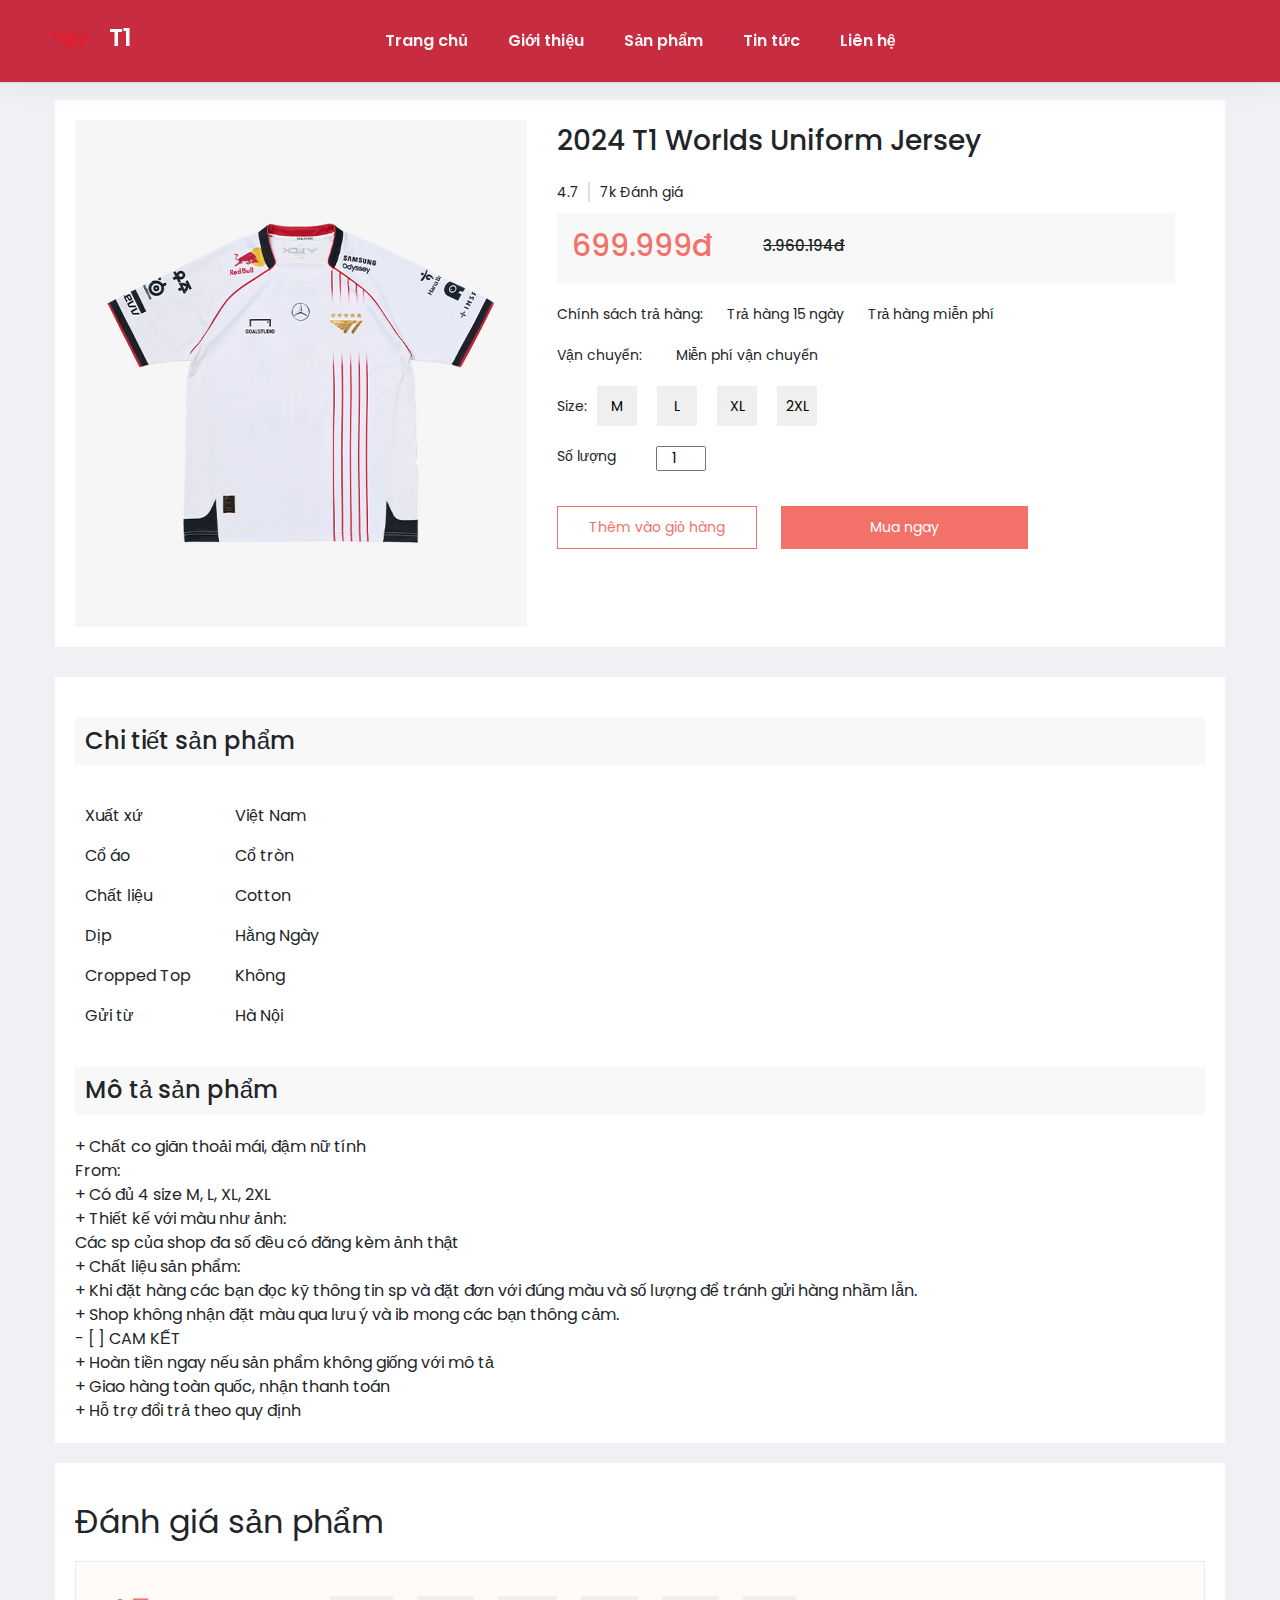
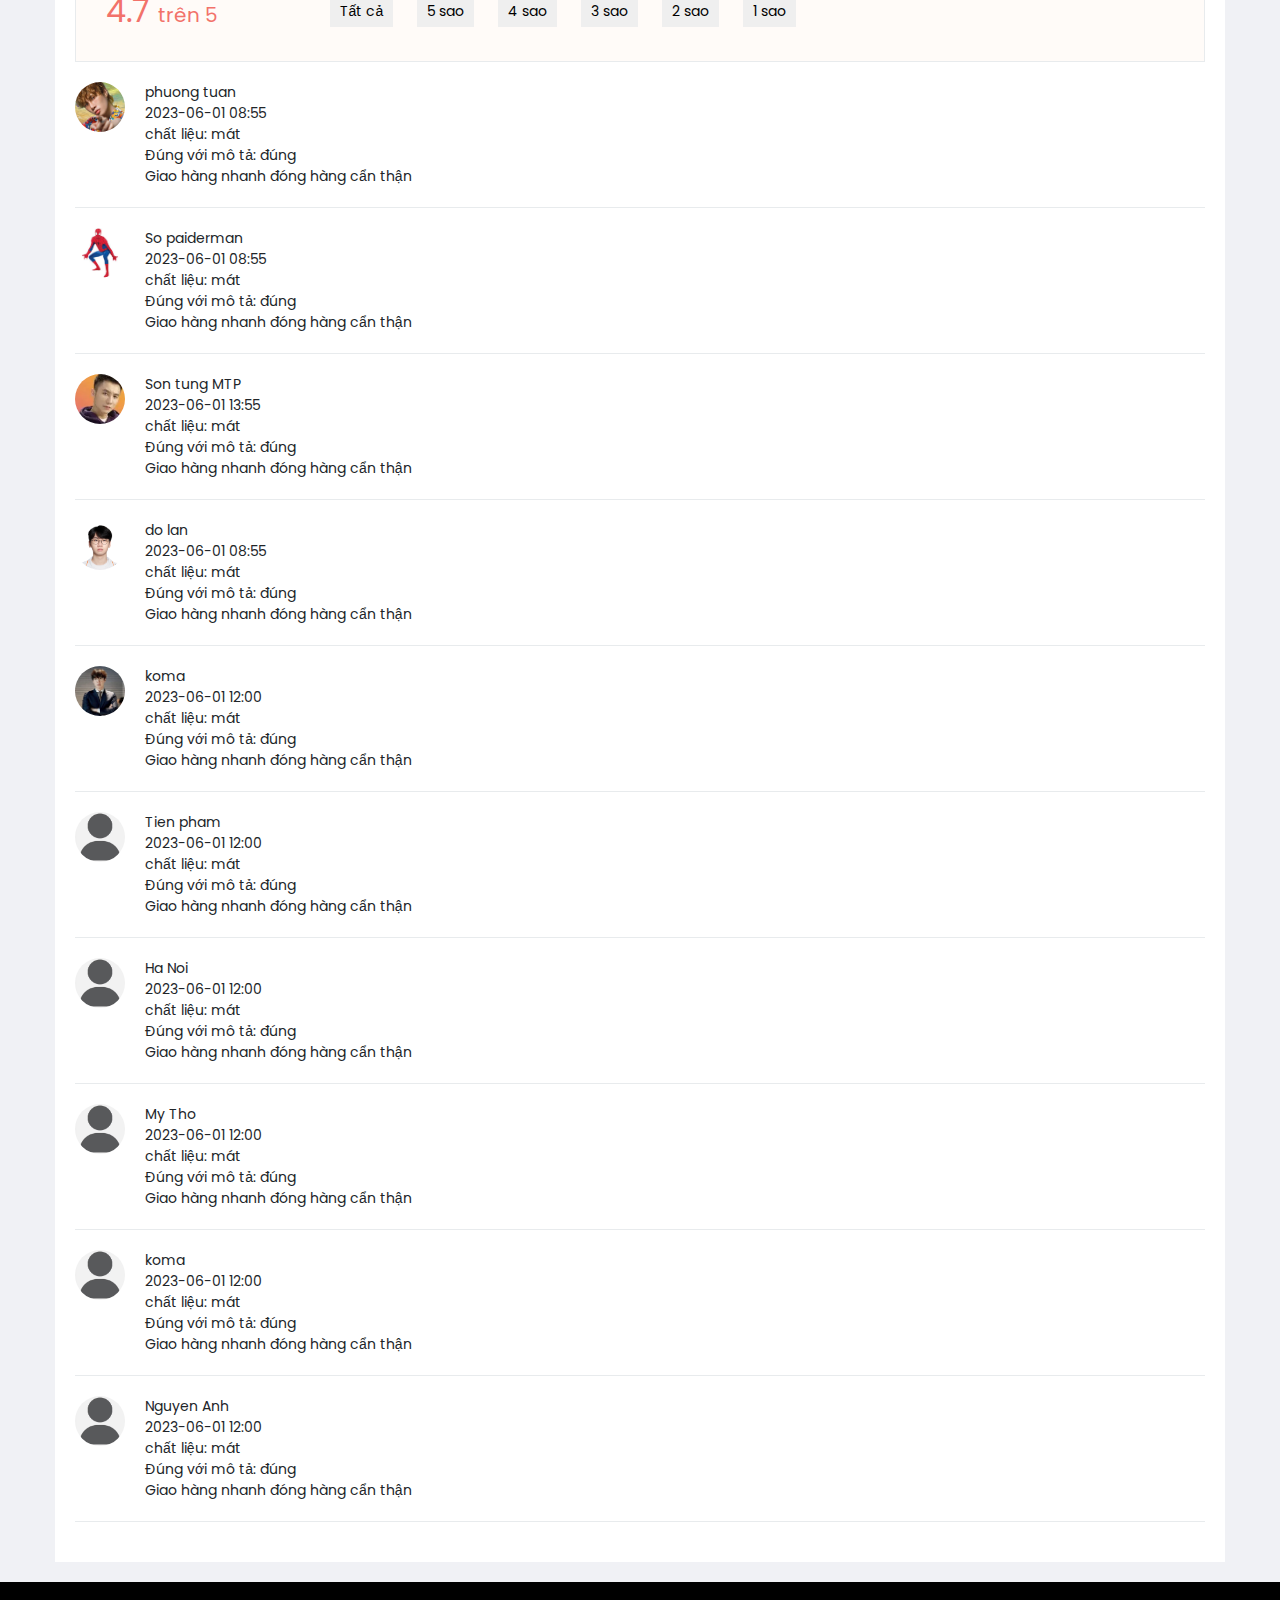
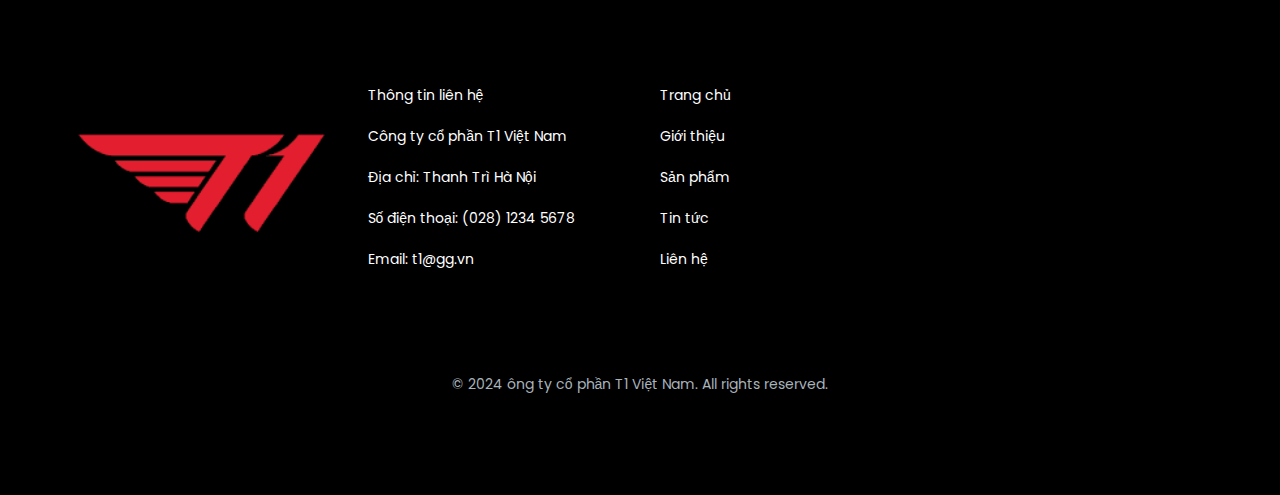
<file: product_detail.html>
<html lang="en">

<head>
    <meta charset="UTF-8">
    <meta name="viewport" content="width=device-width, initial-scale=1.0">
    <title>Chi tiết sản phẩm</title>
    <link rel="stylesheet" href="assets/bootstrap/css/bootstrap.min.css">
    <link rel="stylesheet" href="assets/css/base.css">
    <link rel="stylesheet" href="assets/css/product_detail.css">
    <!-- font awesome -->
    <link rel="stylesheet" href="https://cdnjs.cloudflare.com/ajax/libs/font-awesome/6.7.1/css/all.min.css"
        integrity="sha512-5Hs3dF2AEPkpNAR7UiOHba+lRSJNeM2ECkwxUIxC1Q/FLycGTbNapWXB4tP889k5T5Ju8fs4b1P5z/iB4nMfSQ=="
        crossorigin="anonymous" referrerpolicy="no-referrer" />
</head>

<body style="background: #f0f1f5;">
    <!-- header -->
    <div class="header">
        <div class="header_logo">
            <a href="index.html">
                <img src="assets/image/T1logo_square.webp" alt="">
            </a>
            <a href="" style="font-size: 24px;color:white">
                T1
            </a>
        </div>
        <div class="header_body">
            <ul>
                <li>
                    <a href="index.html" class="">
                        Trang chủ
                    </a>
                </li>
                <li>
                    <a href="about.html" class="">
                        Giới thiệu
                    </a>
                </li>
                <li>
                    <a href="product.html">
                        Sản phẩm
                    </a>
                </li>
                <li>
                    <a href="news.html">
                        Tin tức
                    </a>
                </li>
                <li>
                    <a href="contact.html">
                        Liên hệ
                    </a>
                </li>
            </ul>
        </div>
        <div class="header_login">
            <a href="cart.html">
                <i class="fa-solid fa-cart-shopping"></i>
            </a>
            <a href="login.html">
                <i class="fa-solid fa-user"></i>
            </a>
            <a class="header_menu">
                <i class="fa-solid fa-bars"></i>
            </a>
        </div>

        <div class="dropdown hide">
            <ul>
                <li>
                    <a href="index.html" class="">
                        Trang chủ
                    </a>
                </li>
                <li>
                    <a href="about.html" class="">
                        Giới thiệu
                    </a>
                </li>
                <li>
                    <a href="product.html">
                        Sản phẩm
                    </a>
                </li>
                <li>
                    <a href="news.html">
                        Tin tức
                    </a>
                </li>
                <li>
                    <a href="contact.html">
                        Liên hệ
                    </a>
                </li>
            </ul>
        </div>
    </div>

    <!-- order -->
    <div class="order">
        <div class="container">
            <div class="wrapper">
                <div class="left">
                    <img src="assets/image/fil-2.jpg" alt="">
                </div>
                <div class="right">
                    <div class="right_name">
                        2024 T1 Worlds Uniform Jersey
                    </div>
                    <div class="right_rating">
                        <span>
                            4.7
                            <i class="fa-solid fa-star"></i>
                            <i class="fa-solid fa-star"></i>
                            <i class="fa-solid fa-star"></i>
                            <i class="fa-solid fa-star"></i>
                            <i class="fa-solid fa-star"></i>
                        </span>
                        <span>
                            7k Đánh giá
                        </span>
                    </div>

                    <div class="right_price">
                        <h3>699.999đ</h3>
                        <h4>3.960.194đ </h4>
                    </div>
                    <div class="right_warranty">
                        <span>Chính sách trả hàng:</span>
                        <span>Trả hàng 15 ngày</span>
                        <span>Trả hàng miễn phí</span>
                    </div>
                    <div class="right_delivery">
                        <span>Vận chuyển:</span>
                        <span>
                            <i class="fa-solid fa-truck"></i>
                            Miễn phí vận chuyển
                        </span>
                    </div>
                    <div class="right_size">
                        <div>Size:</div>
                        <button>
                            M
                        </button>
                        <button>
                            L
                        </button>
                        <button>
                            XL
                        </button>
                        <button>
                            2XL
                        </button>
                    </div>
                    <div class="right_quantity">
                        <div>Số lượng</div>
                        <div class="control">
                            <i class="fa-solid fa-minus"></i>
                            <input type="number" value="1">
                            <i class="fa-solid fa-plus"></i>
                        </div>
                    </div>
                    <div class="right_btn">
                        <button class="right_btn_cart btn_primary">
                            Thêm vào giỏ hàng
                        </button>
                        <button class="right_btn_buy btn_primary">
                            Mua ngay
                        </button>
                    </div>
                </div>
            </div>
        </div>
    </div>

    <!-- detail -->
    <div class="detail">
        <div class="container">
            <div class="wrapper">
                <h2>Chi tiết sản phẩm</h2>
                <table>
                    <tbody>
                        <tr>
                            <td>
                                Xuất xứ
                            </td>
                            <td>
                                Việt Nam
                            </td>
                        </tr>
                        <tr>
                            <td>
                                Cổ áo
                            </td>
                            <td>
                                Cổ tròn
                            </td>
                        </tr>
                        <tr>
                            <td>
                                Chất liệu
                            </td>
                            <td>
                                Cotton
                            </td>
                        </tr>
                        <tr>
                            <td>
                                Dịp
                            </td>
                            <td>
                                Hằng Ngày
                            </td>
                        </tr>
                        <tr>
                            <td>
                                Cropped Top
                            </td>
                            <td>
                                Không
                            </td>
                        </tr>
                        <tr>
                            <td>
                                Gửi từ
                            </td>
                            <td>
                                Hà Nội
                            </td>
                        </tr>
                    </tbody>
                </table>
                <h2>Mô tả sản phẩm</h2>
                <div class="detail_desc">
                    <p>
                        + Chất co giãn thoải mái, đậm nữ tính
                        <br>
                        From:<br>
                        + Có đủ 4 size M, L, XL, 2XL
                        <br>
                        + Thiết kế với màu như ảnh:<br>
                        Các sp của shop đa số đều có đăng kèm ảnh thật
                        <br>
                        + Chất liệu sản phẩm:
                        <br>
                        + Khi đặt hàng các bạn đọc kỹ thông tin sp và đặt đơn với đúng màu và số lượng để tránh gửi hàng
                        nhầm lẫn.
                        <br>
                        + Shop không nhận đặt màu qua lưu ý và ib mong các bạn thông cảm.
                        <br>
                        - [ ] CAM KẾT
                        <br>
                        + Hoàn tiền ngay nếu sản phẩm không giống với mô tả
                        <br>
                        + Giao hàng toàn quốc, nhận thanh toán
                        <br>
                        + Hỗ trợ đổi trả theo quy định
                        <br>
                    </p>

                </div>
            </div>
        </div>
    </div>

    <!-- vote -->
    <div class="vote">
        <div class="container">
            <div class="wrapper">
                <h2>Đánh giá sản phẩm</h2>
                <div class="vote_filter">
                    <div class="vote_filter_left">
                        <h2>4.7
                            <span>trên 5</span>
                        </h2>
                        <i class="fa-solid fa-star"></i>
                        <i class="fa-solid fa-star"></i>
                        <i class="fa-solid fa-star"></i>
                        <i class="fa-solid fa-star"></i>
                        <i class="fa-solid fa-star"></i>
                    </div>
                    <div class="vote_filter_right">
                        <button onclick="filter('all')">
                            Tất cả
                        </button>
                        <button onclick="filter('5s')">
                            5 sao
                        </button>
                        <button onclick="filter('4s')">
                            4 sao
                        </button>
                        <button onclick="filter('3s')">
                            3 sao
                        </button>
                        <button onclick="filter('2s')">
                            2 sao
                        </button>
                        <button onclick="filter('1s')">
                            1 sao
                        </button>
                    </div>
                </div>

                <div class="vote_user" data-filter="5s">
                    <div class="vote_user_left">
                        <img src="assets/image/jack.jpg" alt="">
                    </div>
                    <div class="vote_user_right">
                        <div>
                            phuong tuan
                        </div>
                        <div>
                            <i class="fa-solid fa-star"></i>
                            <i class="fa-solid fa-star"></i>
                            <i class="fa-solid fa-star"></i>
                            <i class="fa-solid fa-star"></i>
                            <i class="fa-solid fa-star"></i>
                        </div>
                        <div>
                            2023-06-01 08:55
                            <br>
                            chất liệu: mát <br>
                            Đúng với mô tả: đúng <br>
                            Giao hàng nhanh đóng hàng cẩn thận
                        </div>
                    </div>
                </div>
                <div class="vote_user" data-filter="5s">
                    <div class="vote_user_left">
                        <img src="assets/image/sp.jpg" alt="">
                    </div>
                    <div class="vote_user_right">
                        <div>
                            So paiderman
                        </div>
                        <div>
                            <i class="fa-solid fa-star"></i>
                            <i class="fa-solid fa-star"></i>
                            <i class="fa-solid fa-star"></i>
                            <i class="fa-solid fa-star"></i>
                            <i class="fa-solid fa-star"></i>
                        </div>
                        <div>
                            2023-06-01 08:55
                            <br>
                            chất liệu: mát <br>
                            Đúng với mô tả: đúng <br>
                            Giao hàng nhanh đóng hàng cẩn thận
                        </div>
                    </div>
                </div>
                <div class="vote_user" data-filter="5s">
                    <div class="vote_user_left">
                        <img src="assets/image/st.webp" alt="">
                    </div>
                    <div class="vote_user_right">
                        <div>
                            Son tung MTP
                        </div>
                        <div>
                            <i class="fa-solid fa-star"></i>
                            <i class="fa-solid fa-star"></i>
                            <i class="fa-solid fa-star"></i>
                            <i class="fa-solid fa-star"></i>
                            <i class="fa-solid fa-star"></i>
                        </div>
                        <div>
                            2023-06-01 13:55
                            <br>
                            chất liệu: mát <br>
                            Đúng với mô tả: đúng <br>
                            Giao hàng nhanh đóng hàng cẩn thận
                        </div>
                    </div>
                </div>
                <div class="vote_user" data-filter="5s">
                    <div class="vote_user_left">
                        <img src="assets/image/doran.webp" alt="">
                    </div>
                    <div class="vote_user_right">
                        <div>
                            do lan
                        </div>
                        <div>
                            <i class="fa-solid fa-star"></i>
                            <i class="fa-solid fa-star"></i>
                            <i class="fa-solid fa-star"></i>
                            <i class="fa-solid fa-star"></i>
                            <i class="fa-solid fa-star"></i>
                        </div>
                        <div>
                            2023-06-01 08:55
                            <br>
                            chất liệu: mát <br>
                            Đúng với mô tả: đúng <br>
                            Giao hàng nhanh đóng hàng cẩn thận
                        </div>
                    </div>
                </div>
                <div class="vote_user" data-filter="5s">
                    <div class="vote_user_left">
                        <img src="assets/image/koma.webp" alt="">
                    </div>
                    <div class="vote_user_right">
                        <div>
                            koma
                        </div>
                        <div>
                            <i class="fa-solid fa-star"></i>
                            <i class="fa-solid fa-star"></i>
                            <i class="fa-solid fa-star"></i>
                            <i class="fa-solid fa-star"></i>
                            <i class="fa-solid fa-star"></i>
                        </div>
                        <div>
                            2023-06-01 12:00
                            <br>
                            chất liệu: mát <br>
                            Đúng với mô tả: đúng <br>
                            Giao hàng nhanh đóng hàng cẩn thận
                        </div>
                    </div>
                </div>
                <div class="vote_user" data-filter="4s">
                    <div class="vote_user_left">
                        <img src="assets/image/user.avif" alt="">
                    </div>
                    <div class="vote_user_right">
                        <div>
                            Tien pham
                        </div>
                        <div>
                            <i class="fa-solid fa-star"></i>
                            <i class="fa-solid fa-star"></i>
                            <i class="fa-solid fa-star"></i>
                            <i class="fa-solid fa-star"></i>

                        </div>
                        <div>
                            2023-06-01 12:00
                            <br>
                            chất liệu: mát <br>
                            Đúng với mô tả: đúng <br>
                            Giao hàng nhanh đóng hàng cẩn thận
                        </div>
                    </div>
                </div>
                <div class="vote_user" data-filter="4s">
                    <div class="vote_user_left">
                        <img src="assets/image/user.avif" alt="">
                    </div>
                    <div class="vote_user_right">
                        <div>
                            Ha Noi
                        </div>
                        <div>
                            <i class="fa-solid fa-star"></i>
                            <i class="fa-solid fa-star"></i>
                            <i class="fa-solid fa-star"></i>
                            <i class="fa-solid fa-star"></i>
                        </div>
                        <div>
                            2023-06-01 12:00
                            <br>
                            chất liệu: mát <br>
                            Đúng với mô tả: đúng <br>
                            Giao hàng nhanh đóng hàng cẩn thận
                        </div>
                    </div>
                </div>
                <div class="vote_user" data-filter="4s">
                    <div class="vote_user_left">
                        <img src="assets/image/user.avif" alt="">
                    </div>
                    <div class="vote_user_right">
                        <div>
                            My Tho
                        </div>
                        <div>
                            <i class="fa-solid fa-star"></i>
                            <i class="fa-solid fa-star"></i>
                            <i class="fa-solid fa-star"></i>
                            <i class="fa-solid fa-star"></i>
                        </div>
                        <div>
                            2023-06-01 12:00
                            <br>
                            chất liệu: mát <br>
                            Đúng với mô tả: đúng <br>
                            Giao hàng nhanh đóng hàng cẩn thận
                        </div>
                    </div>
                </div>
                <div class="vote_user" data-filter="3s">
                    <div class="vote_user_left">
                        <img src="assets/image/user.avif" alt="">
                    </div>
                    <div class="vote_user_right">
                        <div>
                            koma
                        </div>
                        <div>
                            <i class="fa-solid fa-star"></i>
                            <i class="fa-solid fa-star"></i>
                            <i class="fa-solid fa-star"></i>

                        </div>
                        <div>
                            2023-06-01 12:00
                            <br>
                            chất liệu: mát <br>
                            Đúng với mô tả: đúng <br>
                            Giao hàng nhanh đóng hàng cẩn thận
                        </div>
                    </div>
                </div>
                <div class="vote_user" data-filter="2s">
                    <div class="vote_user_left">
                        <img src="assets/image/user.avif" alt="">
                    </div>
                    <div class="vote_user_right">
                        <div>
                            Nguyen Anh
                        </div>
                        <div>
                            <i class="fa-solid fa-star"></i>
                            <i class="fa-solid fa-star"></i>
                        </div>
                        <div>
                            2023-06-01 12:00
                            <br>
                            chất liệu: mát <br>
                            Đúng với mô tả: đúng <br>
                            Giao hàng nhanh đóng hàng cẩn thận
                        </div>
                    </div>
                </div>
            </div>
        </div>
    </div>
    <!-- footer -->
    <div class="footer">
        <div class="container">
            <div class="wrapper">
                <div class="wrapper_img">
                    <img src="assets/image/logo.png" alt="">
                </div>
                <ul>
                    <li><a href="contact.html">Thông tin liên hệ</a></li>
                    <li>Công ty cổ phần T1 Việt Nam</li>
                    <li>Địa chỉ: Thanh Trì Hà Nội</li>
                    <li>Số điện thoại: (028) 1234 5678</li>
                    <li>Email: t1@gg.vn</li>
                </ul>
                <ul class="wrapper_link">
                    <li><a href="index.html">Trang chủ</a></li>
                    <li><a href="about.html">Giới thiệu</a></li>
                    <li><a href="product.html"> Sản phẩm</a></li>
                    <li><a href="news.html">Tin tức</a></li>
                    <li><a href="contact.html">Liên hệ</a></li>
                </ul>

                <div class="frame">
                    <iframe
                        src="https://www.google.com/maps/embed?pb=!1m18!1m12!1m3!1d3724.58836696087!2d105.8262382747139!3d21.009131388453547!2m3!1f0!2f0!3f0!3m2!1i1024!2i768!4f13.1!3m3!1m2!1s0x3135ac800f450807%3A0x419a49bcd94b693a!2zSOG7jWMgVmnhu4duIE5nw6JuIEjDoG5n!5e0!3m2!1svi!2s!4v1732543122590!5m2!1svi!2s"
                        width="600" height="450" style="border:0;" allowfullscreen="" loading="lazy"
                        referrerpolicy="no-referrer-when-downgrade"></iframe>
                </div>
                <div class="copyright">
                    © 2024 ông ty cổ phần T1 Việt Nam. All rights reserved.
                </div>

            </div>
        </div>
    </div>
    <!-- jQuery -->
    <script src="https://code.jquery.com/jquery-3.6.0.min.js"></script>
    <!-- Bootstrap JS -->
    <script src="assets/bootstrap/js/bootstrap.bundle.min.js"></script>

    <!-- mys js -->
    <script src="assets/js/header.js"></script>
    <script src="assets/js/product_detail.js"></script>
</body>

</html>
</file>
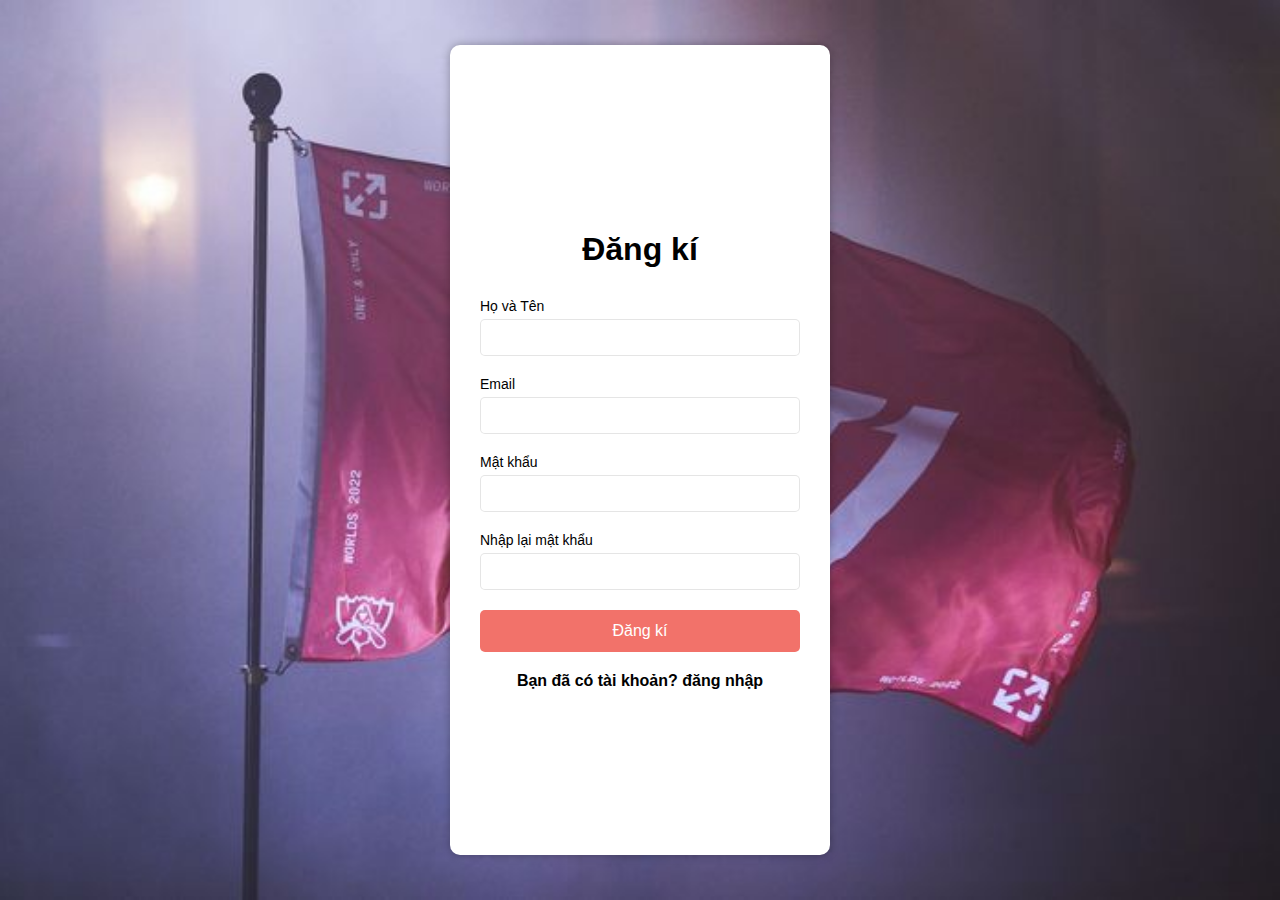
<file: register.html>
<!DOCTYPE html>
<html lang="en">

<head>
    <meta charset="UTF-8">
    <meta name="viewport" content="width=device-width, initial-scale=1.0">
    <link rel="stylesheet" href="assets/css/base.css">
    <link rel="stylesheet" href="assets/css/stylelogin2.css">
    <title>Register</title>
</head>

<body>
    <div class="container" id="register-section">
        <div class="form-box">
            <h2>Đăng kí</h2>
            <form action="#" method="POST">
                <div class="form-group">
                    <label for="register-name">Họ và Tên</label>
                    <input type="text" id="name" name="name" required>
                    <span class="form-message"></span>
                </div>
                <div class="form-group">
                    <label for="register-email">Email</label>
                    <input type="email" id="email" name="email" required>
                    <span class="form-message"></span>
                </div>
                <div class="form-group">
                    <label for="register-password">Mật khẩu</label>
                    <input type="password" id="password" name="password" required>
                    <span class="form-message"></span>
                </div>
                <div class="form-group">
                    <label for="register-confirm-password">Nhập lại mật khẩu</label>
                    <input type="password" id="confirmPassword" name="confirm-password" required>
                    <span class="form-message"></span>
                </div>
                <button type="submit" class="btn" onclick="">Đăng kí</button>
                <div class="switch-form">
                    <a href="login.html">Bạn đã có tài khoản? đăng nhập</a>
                </div>
            </form>
        </div>
    </div>
    <script src="assets/js/validator.js"></script>

    <script>
        var option = {
            form_id: '#register-section',
            rules: [
                validator.isRequired('#name', 'Họ tên'),
                validator.isEmail('#email', 'Email'),
                validator.isRequired('#password', 'mật khẩu'),
                validator.checkPasswordConfirm('#confirmPassword')
            ]
        }
        validator(option)
    </script>
</body>
</file>
<file: assets/css/base.css>
@import url('https://fonts.googleapis.com/css2?family=Inter:ital,opsz,wght@0,14..32,100..900;1,14..32,100..900&family=Poppins:ital,wght@0,100;0,200;0,300;0,400;0,500;0,600;0,700;0,800;0,900;1,100;1,200;1,300;1,400;1,500;1,600;1,700;1,800;1,900&display=swap');

:root{
    --color-gray: #e8ebed;
    --color-gray-2: #898484;
    --color-gray-3: #f7f9fa;
    --color-primary: #f2726a;
    --color-text: rgba(255, 255, 255, 0.73);
}
*{
    margin: 0;
    padding: 0;
    box-sizing: border-box;
}
html{
    font-size: 62.5%;
}
body{
    height: 100vh;

    font-family: 'Poppins', sans-serif;
    font-size:1.4rem;
}
p{
    margin:0;
}
a, a:hover{
    text-decoration: none;
    color:#000;
    font-weight: 600;
    font-size: 16px;
}

ul{
    list-style-type: none;
    margin:0;
    padding:0;
}
i{
    cursor: pointer;
}
img{
    width: 100%;
    height: 100%;
    object-fit: cover;
    object-position: center;
}
h2{
    font-size:32px;
    font-weight: 600;
    margin:20px 0;
}


.container{
    max-width: 1200px;
}
.btn_normal{
    padding: 9px 20px;
    font-size:1.4rem;
    font-weight: bold;
    outline: none;
    border: none;
    border-radius: 99px;
    background: #Bf0A30;
    opacity: .9;
    transition: 0.7s;
    cursor: pointer;
}
.btn_normal:hover{
    background: var(--color-gray);
    color:#000 !important
}
.btn_normal:focus{
    outline: none;
}

.btn_primary{
    width: 40%;
    padding:10px 20px;
    margin-top: 15px;
    background: transparent;
    border: 1px solid var(--color-primary);
    transition: 0.5s;
    color:var(--color-primary)
}

.btn_primary:hover{
    background: var(--color-primary);
    color:#fff !important;
}
.selected{
    background: var(--color-gray);
}
.title{
    font-weight: 600;
}
.scrolled{
    background: #Bf0A30 !important;
    opacity: 0.9;
}
.hide{
    display: none;
}
/* footer */
.footer{
    background: #000;
    color:#fff;
    padding:50px 30px;
}
.footer .wrapper{
    display: flex;
    justify-content: space-evenly;
    align-items: center;
    flex-wrap: wrap;
}
.footer .frame{
    width: 25%;
}
.footer iframe{
    width: 100%;
    height: 100%;
}
.footer .wrapper_img{
    width: 25%;
    aspect-ratio: 1;
    overflow: hidden;
}
.footer ul{
    width: 25%;
}
.footer ul li{
    margin: 20px;
    color:#fff !important;
    font-weight: normal;
    font-size: 14px;
}
.footer ul li a{
    color:#fff !important;
    font-weight: normal;
    font-size: 14px;
}
.copyright{
    color:#a9b3bb;
    margin: 50px 0;
    text-align: center;
}
/* header */
.header{
    width: 100%;
    padding:20px 50px;
    display: flex;
    justify-content: space-between;
    align-items: center;
    position: fixed;
    top:0;
    z-index: 10000;
    box-shadow: rgba(0, 0, 0, 0.05) 0px 6px 24px 0px, rgba(0, 0, 0, 0.08) 0px 0px 0px 1px;
    background: #C72C41 !important;
    opacity: 1;
    transition: 0.7s;
}

.header_logo a img{
    width:40px;
    height: 40px;
    border-radius: 5px;
    margin-right: 15px;
}

.header_body ul{
    display: flex;
    align-items: center;
}
.header_body ul a{
    padding:7px 10px;
    margin:0 10px;
    border-radius: 10px;
    transition: 0.7s;
    color: rgba(255, 255, 255, 0.95) !important;
    transition: 0.2s;
}

.header_login a{
    margin-right: 20px;
    padding:7px 10px;
    border-radius: 10px;
    transition: 0.7s;
    color: rgba(255, 255, 255, 0.73) !important;
}
.header_login a:hover{
    font-size: 20px !important;
}
.header_menu{
    display: none;
    color:rgba(255, 255, 255, 0.73) !important
}
.header .dropdown{
    background: #fff;
    width: 100%;
    box-shadow: rgba(0, 0, 0, 0.05) 0px 6px 24px 0px, rgba(0, 0, 0, 0.08) 0px 0px 0px 1px;
    position: absolute;
    top:82px;
    right:0;
    text-align: center;
    font-size: 20px;
    transition: 0.5s;
}

.header .dropdown li{
    padding:10px 20px;
}
.header .dropdown li:hover{
   background: var(--color-primary);
}
@media screen and (max-width: 1100px){
    .footer ul{
        width: 45%;
        margin-bottom: 20px;
    }


    .header_body{
        display: none;
    }
    .header_menu{
        display:inline !important;
        font-size: 20px;
    }
}


/* start */
.start {
    background: url(/assets/image/background.jpg);
    background-position: center bottom;
    width: 100%;
    height: 500px;
    position: relative;
}

.start .fill{
    background: rgba(0, 0, 0, 0.35);
    width: 100%;
    height: 100%;
    position: absolute;
    z-index: 10;
}
.start .start_body{
    position: relative;
    z-index: 100;
    max-width: 500px;
    margin-left: 50px;
    margin-bottom: 50px;
    transform: translateY(150px);
    color:#fff !important;
}
.start .start_body h1{
    font-size: 48px;
    font-weight: 700;
    margin-bottom: 35px;
}
.start .start_body blockquote{
    border-left: 2px solid var(--color-primary);
    padding:15px;
}
.start .start_body button{
    width: 40%;
    padding:10px 20px;
    margin-top: 15px;
    border: 1px solid var(--color-primary);
    background: transparent;
    transition: 0.5s;
}
.start .start_body button:hover{
    background: var(--color-primary);
}
</file>
<file: assets/css/style.css>
/* explore */
.explore{
    margin-top:90px;
}
.explore .wrapper{
    background: var(--color-gray-3);
    display: flex;
    flex-wrap: wrap;
    justify-content: space-between;
}

.carousel{
    width: 45%;
}
.carousel-inner{
    height: 500px;
}
.carousel-item{
    height: 100%;
    overflow: hidden;
}
/* .explore .carousel-inner div:first-child img{
    object-position: center;
} */
.explore img{
    object-position: center;
}
.explore .body{
    width: 55%;
    display: flex;
    justify-content: center;
    align-items: center;
    padding:0 50px;
}
.explore .body .body_content .title{
    width: 100%;
    font-size: 24px;
    font-weight: 700;
}
.explore .body .body_content h4{
    font-size: 18px;
    font-weight: 300;
    color: color-mix(in srgb, #2b180d, transparent 30%);
    margin: 30px 0;
}
.explore .body .body_content a{
    display: block;
    text-align: center;
}
.explore ul li{
    font-size: 16px;
}
.bg-control{
    background: #000;
    width: 40px !important;
    height: 40px !important;
    border-radius: 50%;
    top: 218px;
}
/* video */
.video{

}
.video .video_main{
    width: 100%;
    height: 700px;
    padding: 80px 0;
    border-bottom: 1px solid #eeddde;
}
.video iframe{
    width: 100%;
    height: 100%;
}
/* news */
.news{
    margin-top: 80px;
    text-align: center;
}
.news .container::before{
    content:"Tin tức nổi bật";
    font-size: 32px;
    font-weight: 600;
}
.news .news_main{
    display: flex;
    flex-wrap: wrap;
    justify-content: space-between;
    align-items: center;
    border-bottom: 1px solid #eeddde;
    padding-bottom:80px;
    margin-top: 30px;
}
.news .news_main .box{
    width: 32%;
    height: 300px;
    overflow: hidden;
}
.news .box .box_img{
    width: 100%;
    height: 100%;
}
.news .box a{
    display: block;
    padding:20px;
    margin:0 20px;
    border-radius: 5px;
    background: rgb(255,0,0,.7);
    color:#eeeeee;
    font-weight: bold;
    transition: 0.7s;
    opacity: 0;
}
.news .box:hover a{
    transform: translateY(-120px);
    opacity: 1;
}
/* product */
.product{
    margin:90px 0;
}
.product .items{
    display: flex;
    flex-wrap: wrap;
    justify-content: space-between;
}

.product .item{
    background: var(--color-gray-3);
    width: 23%;
    /* aspect-ratio: 1; */
    border-radius: 15px;
    overflow: hidden;
    transition: 0.5s;
    display: flex;
    flex-direction: column;
    align-items: center;
    justify-content: space-evenly;
}
.product .item:hover{
    transform: translateY(-10px);
    border: 1px solid #dadada;
}
.product .item .item_image{
    width: 100%;
    height: 70%;
}
.product .item h3,h4{
    margin: 15px;
}
.product .item h4{
    display: flex;
}
.product a{
    width: 50%;
    background: var(--color-primary);
    margin-bottom: 15px;
    transition: 0.5s;
    text-align: center;
}

h2::after{
    content: "";
    display: block;
    width: 50px;
    height: 4px;
    background: red;
    margin: auto;
    margin-top: 15px;
}
h2{
    text-align: center !important;
    color:#000 !important;
}

/* about */

.about{
    margin: 100px 0;
    position: relative;
    background: url(https://www.codecademy.com/resources/blog/wp-content/uploads/2022/12/What-Is-Pair-Programming--1.png) no-repeat center;
}
.about::after{
    content:"";
    position: absolute;
    width: 100%;
    height: 100%;
    top:0;
    background: #Bf0A30;
    opacity: 0.9;
    
}
.about .wrapper{
    display: flex;
    flex-wrap: wrap;
    align-items: center;
    justify-content: space-between;
    height: 300px;
    position: relative;
    z-index: 10;
}
.about .item{
    width: 32%;
    text-align: center;
    color:#fff;
}
.about .item_title{
    font-weight: 700; 
    font-size: 20px;
}
/* responsiv.e */

@media screen and (max-width: 1100px){
    .footer ul{
        width: 45%;
        margin-bottom: 20px;
    }
    .footer .send_mail{
        width:100% !important;
        margin: 0 auto;
    }
}
@media screen and (max-width: 1000px){
    .start{
        background-position: right left;
    }

    .goal .right{
        display: none !important;
    }
    .goal .left{
        width: 100%;
    }
    .goal h2{
        text-align: center;
    }

    .explore{
        padding:0 70px;
    }
    .explore .carousel,.body{
        width: 100% !important;
        margin-bottom: 30px;
    }

    .product .item{
        width: 48%;
        margin: 10px 0;
    }

    .trainers .item{
        width: 48%;
        margin: 15px 0;
    }
}

@media screen and (max-width:700px){

    .explore a{
        width: unset;
    }
    .trainers .item{
        width: 100%;
        aspect-ratio: 4/3;
        margin: 15px 0;
    }
    .news .box{
        width: 100% !important;
        margin:15px 0;
    }
    .news .box:hover a{
        transform: translateY(-200px);
        opacity: 1;
    }
}
@media screen and (max-width:550px){
    .product .item{
        width: 100%;
    }
    .explore img{
        object-position: right;
        object-fit: contain !important;
    }
    .explore .carousel-inner{
        height: auto;
        aspect-ratio: 1 !important;
    }
    .about .item{
        width: 100%;
    }
}
</file>
<file: assets/css/about.css>
/* intro */
.intro{
    margin-bottom: 40px;
    padding: 0 70px;
}
.intro p{
    font-size:16px;
}
.intro .container{
    border-bottom: 1px solid #eeddde;
    padding:40px 0;
}
/* goal */
.goal{
    padding:70px;
    background: var(--color-gray-3);
}
.goal .wrapper{
    display: flex;
    justify-content: space-between;
    align-items: center;
}
.goal h2{
    color: #f2726a;
    margin-top:0;
    margin-bottom: 30px;
}
.goal .left{
    width:47%;
}
.goal .right{
    width: 50%;
}
.goal .left .item{
    background: #fff;
    padding: 30px 30px;
    margin: 15px 0;
    border-radius: 7px;
    display: flex;
    justify-content: space-between;
    align-items: center;
    transition: 0.3s;
}
.goal .left .item:hover{
    transform: scale(1.1);
}
.goal .item .item_logo{
    width: 10%;

}
.goal .item .item_body{
    width: 87%;
}
.goal .item p{
    color: #898484;
}

.goal .right{
    border-radius: 14px;
    height: 500px;
    overflow: hidden;
}
.goal img{
    transition: 0.5s;
}
.goal img:hover{
    transform: scale(1.2);
}


/* trainer */
.trainers{
    padding: 70px;
    padding-top: 0;

}
.trainers h2{
    color: #f2726a;
    margin-bottom: 30px;
}
.trainers .items{
    display: flex;
    justify-content: space-between;
    flex-wrap: wrap;
}
.trainers .item{
    width: 19%;
    aspect-ratio: 3/4;
    text-align: center;
    background: #242628;
    /* padding:20px; */
    border-radius: 7px;
    overflow: hidden;
}
.trainers .item_avatar{
    width: 100px;
    height: 100px;
    margin: 25px auto;
    border: 4px solid #f2726a;
    border-radius: 50%;
    overflow: hidden;
    transition: 0.3s;
    cursor: pointer;
}

.trainers .item_avatar:hover{
    width: 100%;
    height: 100%;
    border-radius: unset;
    border: unset;
    margin: 0 auto;
}
.trainers .item_name{
    color:#fff;
    font-size:20px;
    font-weight: 500;
}
.trainers  .item_position{
    color:#fff;
    font-size:14px;
    color:#f2726a;
}
.trainers ul{
    display: flex;
    align-items: center;
    justify-content: space-evenly;
    font-size: 20px;
    margin: 15px 0;
}
.trainers li{
    color:#fff;
    transition: 0.3s;
}
.trainers li:hover{
    color:#f2726a;
}
.trainers .item_contact{
    padding: 10px 20px;
    margin: 15px 0;
    border-radius: 5px;
    background: transparent;
    color:#fff;
    border:1px solid #f2726a;
    transition: 0.3s;
}
.trainers .item_contact:hover{
    background: #f2726a;
}




/* responsive */
@media screen and (max-width: 1250px){
    .trainers .items{
        justify-content: unset;
        gap:10px
    }
    .trainers .item{
        width: 32%;
        aspect-ratio: 1;
        
    } 
}
@media screen and (max-width: 1000px){
    .goal .right{
        display: none !important;
    }
    .goal .left{
        width: 100%;
    }
    .goal h2{
        text-align: center;
    }

    .trainers .item{
        width: 48%;
        aspect-ratio: 4/3;
        
    }
}

@media screen and (max-width: 768px){
    .trainers .item{
        width: 100%;
        aspect-ratio: 4/3;
        
    }
}
</file>
<file: assets/css/card.css>
.main{
    margin: 150px 0;
}

.main .wrapper{
    background: #fff;
    border-radius: 10px;
    padding:20px 30px;
}

.main .top{
    display: flex;
    max-width: 1000px;
    align-items: center;
    justify-content: space-between;
    font-size: 20px;
    margin: 0 auto;
    color: var(--color-primary)
}

.main .item{
    max-width: 1000px;
    margin: 30px auto;
    padding:20px;
    display: flex;
    align-items: center;
    justify-content: space-between;
    border-radius: 5px;
    box-shadow: rgba(99, 99, 99, 0.2) 0px 2px 8px 0px;
}
.main .item_img{
    width: 15%;
    aspect-ratio: 1;
    border-radius: 15px;
    overflow: hidden;
}
.main .item_info{
    width: 15%;
}
.main .item_info a{
    display: block;
}
.main .item_quantity{
    width: 15%;
}
.main .item_quantity input{
    width: 50px;
    margin:0 10px;
    text-align: center;
}
.main .coupon{
    max-width: 1000px;
    margin: 30px auto;
    display: flex;
    justify-content: space-between;
}
.main .coupon input{
    width:75%;
    padding:10px 20px;
   
}
.main .coupon button{
    width: 20%;
    margin-top: 0;
}

.main .checkout{
    max-width: 1000px;
    width: 100%;
    margin:30px auto;
    display: block;
    background: var(--color-primary);
    color:#fff
}
</file>
<file: assets/css/contact.css>
.form{
    font-size: 20px;
    font-weight: 500;
    max-width: 700px;
    margin: 100px auto;
    background: #fff;
    padding:20px;
    border-radius: 10px;
}
h1{
    font-size: 30px;
    font-weight: 600;
    border-bottom: 2px solid #dadada;
    margin-bottom: 20px;
    color: var(--color-primary);
}
.form .form-control{
    font-size: 15px;
    line-height: 3.5;
}
.form span{
    font-size: 13px;
    color:red
}
.invalid{
    border:1px solid red
}
</file>
<file: assets/css/stylelogin2.css>
* {
    margin: 0;
    padding: 0;
    box-sizing: border-box;
    font-family: Arial, sans-serif;
}

body {
    background: url(/assets/image/co.png) no-repeat center center fixed;
    background-size: cover;
    min-height: 100vh;
    display: flex;
    justify-content: center;
    align-items: center;
}

.container {
    width: 100%;
    height: 90vh;
    display: flex;
    justify-content: center;
    align-items: center;
    position: absolute;
    top: 50%;
    left: 50%;
    transform: translate(-50%, -50%); 
}

.form-box {
    width: 380px;
    padding: 30px;
    background: #ffffff;
    border-radius: 10px;
    box-shadow: 0 0 10px rgba(0,0,0,0.3);
    height: 100%;
    display: flex;
    flex-direction: column;
    justify-content: center;
}

.form-box h2 {
    text-align: center;
    margin-bottom: 30px;
    color: #000;
    text-shadow: none;
}

.form-group {
    margin-bottom: 20px;
}

.form-group label {
    display: block;
    margin-bottom: 5px;
    color: #000;
    text-shadow: none;
}

.form-group input {
    width: 100%;
    padding: 10px;
    border: 1px solid rgba(0,0,0,0.1);
    border-radius: 5px;
    background: #ffffff;
    outline: none;
}

.btn {
    width: 100%;
    padding: 12px;
    background: var(--color-primary);
    color: white;
    border: none;
    border-radius: 5px;
    cursor: pointer;
    font-size: 16px;
    transition: background 0.3s ease;
}

.btn:hover {
   
}

.switch-form {
    text-align: center;
    margin-top: 20px;
}

.switch-form a {
    color: #000;
    text-decoration: none;
    cursor: pointer;
    text-shadow: none;
}

.switch-form a:hover {
    text-decoration: underline;
}

form span{
    font-size: 13px;
    color:red
}
.invalid{
    border:1px solid red !important
}
</file>
<file: assets/css/news.css>
h3{
    font-size: 1.6rem;
}
.main{
    margin: 100px 0;
}
.main .wrapper{
    display: flex;
    flex-wrap: wrap;
    height: 660px;
}

.main_left{
    width: 23%;
    height: 100%;
    overflow: hidden;
}
.main_left .box{
    width: 100%;
    height: 50%;
    padding:10px;
    border-bottom: 2px solid #dadada;
    border-right: 1px solid #dadada;
}
.main_left img{
    width: 100%;
    height: 60%;
}

.main_mid{
    width: 50%;
    height: 100%;
    padding:10px;
    padding:10px;
    border-bottom: 2px solid #dadada;
    border-right: 1px solid #dadada;
}
.main_mid .box{
    width: 100%;
    height: 100%;

}
.main_mid img{
    width: 100%;
    height: 70%;
}
.main_mid h2{
    font-size: 23px;
}
.main_right{
    width: 27%;
    height: 100%;

}
.main_right .box{
    width: 100%;
    height: 25%;
    display: flex;
    justify-content: space-between;
    flex-direction: row-reverse;
    padding: 10px;
    border-bottom: 2px solid #dadada;
}
.main_right img{
    width: 40%;
    height: 100%;
}

@media screen and (max-width: 1180px){
    .main_mid{
        width: 77%;
    }
    .main_right{
        width: 100%;
        height: 300px;
        display: flex;
    }
    .main_right .box{
        width: 25%;
        height: 100%;
        flex-direction: column;
        border-bottom: none;
    }
    .main_right img{
        width: 100%;
        height: 60%;
    }
    .main_right a{
        height: 30%;
    }
}

@media screen and (max-width: 600px){
    .main_mid{
        width: 100%;
        order: -1;
        margin-bottom: 30px;
        border: unset;
    }
    .main_left{
        width: 100%;
        height: 450px;
        display: flex;
        margin-bottom: 30px;
        flex-wrap: wrap;
    }
    .main_left .box{
        width: 100%;
        border-right: unset;
    }
    .main_left img{
        height: 150px;
    }
    .main_right{
        flex-wrap: wrap;
    }
    .main_right .box{
        width: 100%;
        border-bottom: 2px solid #dadada;
    }
}

/* news detail */
.detail{
    margin: 100px 0;
}
.detail .container{
    max-width: 800px;
    background: #fff;
    padding: 40px 20px;
}
.detail h1{
    font-size: 50px;
    font-size: bold;
    border-bottom: 3px solid #dadada;
}
.detail p {
    font-size:16px;
    margin: 20px 0;
}
.detail .img-1{
    width: 60%;
    height: 900px;
    margin:20px auto;
}
</file>
<file: assets/css/product.css>
.nav{
    margin: 105px 0;

}
.tab_box{
    padding:10px 0;
    display: flex;
    flex-wrap: wrap;
    justify-content: space-between;
    align-items: center;
    border-bottom: 2px solid rgb(229,229,229);
}
.tab_box button{
    outline: none;
    border: none;
    background: #fff;
    padding:10px;
    font-size: 16px;
    font-weight: 500;
}
.tab_box button.active{
    color:var(--color-primary)
}
.tab_box .filter_search input{
    line-height: 2.5;
    font-size: 16px;
}

.content_box{
    display: flex;
    flex-wrap: wrap;
    margin-top: 30px;
    gap:20px;
}
.item{
    background: var(--color-gray-3);
    width: calc(25% - 30px);
    /* aspect-ratio: 1; */
    border-radius: 15px;
    overflow: hidden;
    transition: 0.5s;
    display: flex;
    flex-direction: column;
    align-items: center;
    justify-content: space-evenly;
    border: 1px solid #dadada;
    margin: 10px 0;
}

.item .item_image{
    width: 100%;
    height: 70%;
}
.item h3,h4{
    margin: 15px;
}
 .item h4{
    display: flex;
}
.item a{
    width: 50%;
    background: var(--color-primary);
    margin-bottom: 15px;
    transition: 0.5s;
    text-align: center;
}

@media screen  and (max-width:1150px){
    .item{
        width: 47%;
    }
}
@media screen  and (max-width:600px){
    .item{
        width: 100%;
    }
    .tab_box .tab_box-btns{
        width: 100%;
    }
    .tab_box .filter_search{
        width: 100%;
    }
}
</file>
<file: assets/css/product_detail.css>
/* order */
.order{
    margin:100px 0;
    margin-bottom: 30px;
}
.order .wrapper{
    background: #fff;
    display: flex;
    flex-wrap: wrap;
    padding:20px;
}

.order .left{
    width: 40%;
    overflow: hidden;
}
.order img{
    transition: 0.5s;
}
.order img:hover{
    transform: scale(1.1);
}
.order .right{
    width: 60%;
    padding: 30px;
    padding-top: 0;
}
.order .right .right_name{
    font-size: 28px;
    font-weight: 500;
    margin-bottom: 20px;
}
.order .right_rating span{
    margin-right: 10px;
}
.order .right_rating i{
    color:#ffbc1c
}
.order .right_rating i:last-child{
    border-right: 2px solid #ddd;
    padding-right: 5px;
}
.order .right_price{
    padding:15px;
    margin: 10px 0;
    background: #f8f8f8;
    display: flex;
    align-items: center;
}
.order .right_price h3{
    margin-right: 50px;
    font-size: 30px;
    color: var(--color-primary)
}
.order .right_price h4{
    text-decoration: line-through;
}
.order .right_warranty{
    margin: 20px 0;
}
.order .right_warranty span{
    margin-right: 20px;
}
.order .right_delivery{
    margin: 20px 0;
}
.order .right_delivery span{
    margin-right: 20px;
}
.order .right_delivery i{
    margin-right: 10px;
}
.order .right_size{
    display: flex;
    align-items: center;
    margin: 20px 0;
}
.order .right_size button{
    border:none;
    outline: none;
    width: 40px;
    height: 40px;
    margin:0 10px;
    transition: 0.8s;
}
.order .right_size button:hover{
    border: 1px solid var(--color-primary);
    background: white;
}
.order .right_quantity{
    display: flex;
    margin: 20px 0;
}
.order .right_quantity .control{
    margin-left: 40px;
}
.order .right_quantity input{
    width:50px;
    text-align: center;
}
.order .right_btn .right_btn_cart{
    width: 200px;
}
.order .right_btn .right_btn_buy{
    background: var(--color-primary);
    color:#fff;
    margin-left: 20px;
}
.order button:focus{
    outline:none;
}
button{
    cursor: pointer;
}

/* detail */
.detail .wrapper{
    background: #fff;
    padding: 20px;
}
.detail h2{
    background: #f8f8f8;
    padding: 10px;
    font-size: 24px;
    font-weight: 500;
}
table{
    padding: 10px;
    display: block;
}
table tr{
    line-height: 40px;
    font-size: 16px;
}
table tr td{
    display: inline-block;
    width: 150px;
}
.detail p{
    font-size: 16px;
}

/* vote */
.vote{
    margin: 20px 0;
}
.vote .wrapper{
    background: #fff;
    padding: 20px;
}
.vote h2{
    font-weight: 400;
}
.vote .vote_filter{
    display: flex;
    align-items: center;
    justify-content: space-between;
    background: #fffbf8;
    border:1px solid var(--color-gray);
    padding:30px;
}
.vote .vote_filter_left{
    width: 20%;
}
.vote .vote_filter_left h2,.vote i{
    color: var(--color-primary);
    margin: 0;
}
.vote .vote_filter_left h2 span{
    font-size: 20px;
}
.vote .vote_filter_right{
    width: 80%;
}
.vote .vote_filter_right button{
    padding:5px 10px;
    margin: 0 10px;
    border:none;
}

.vote .vote_filter_right button:focus{
    border: 1px solid var(--color-primary);
    outline:none
}

.vote .vote_user{
    display: flex;
    margin:20px 0;
    padding-bottom: 20px;
    border-bottom: 1px solid var(--color-gray);
}
.vote .vote_user_left{
    width: 50px;
    height: 50px;
    border-radius: 50%;
    overflow: hidden;
    margin-right: 20px;
}
/* responsive */

@media screen and (max-width: 850px){
    .order .left{
        width: 100%;
        margin-bottom: 50px;
    }
    .order .right{
        width: 100%;
    }
}

@media screen and (max-width: 550px){
    .order .left{
        width: 100%;
    }
    .order .right{
        width: 100%;
    }
    .order .right_btn .right_btn_buy{
        margin-left: 0;
        width: 200px;
    }
}
</file>
